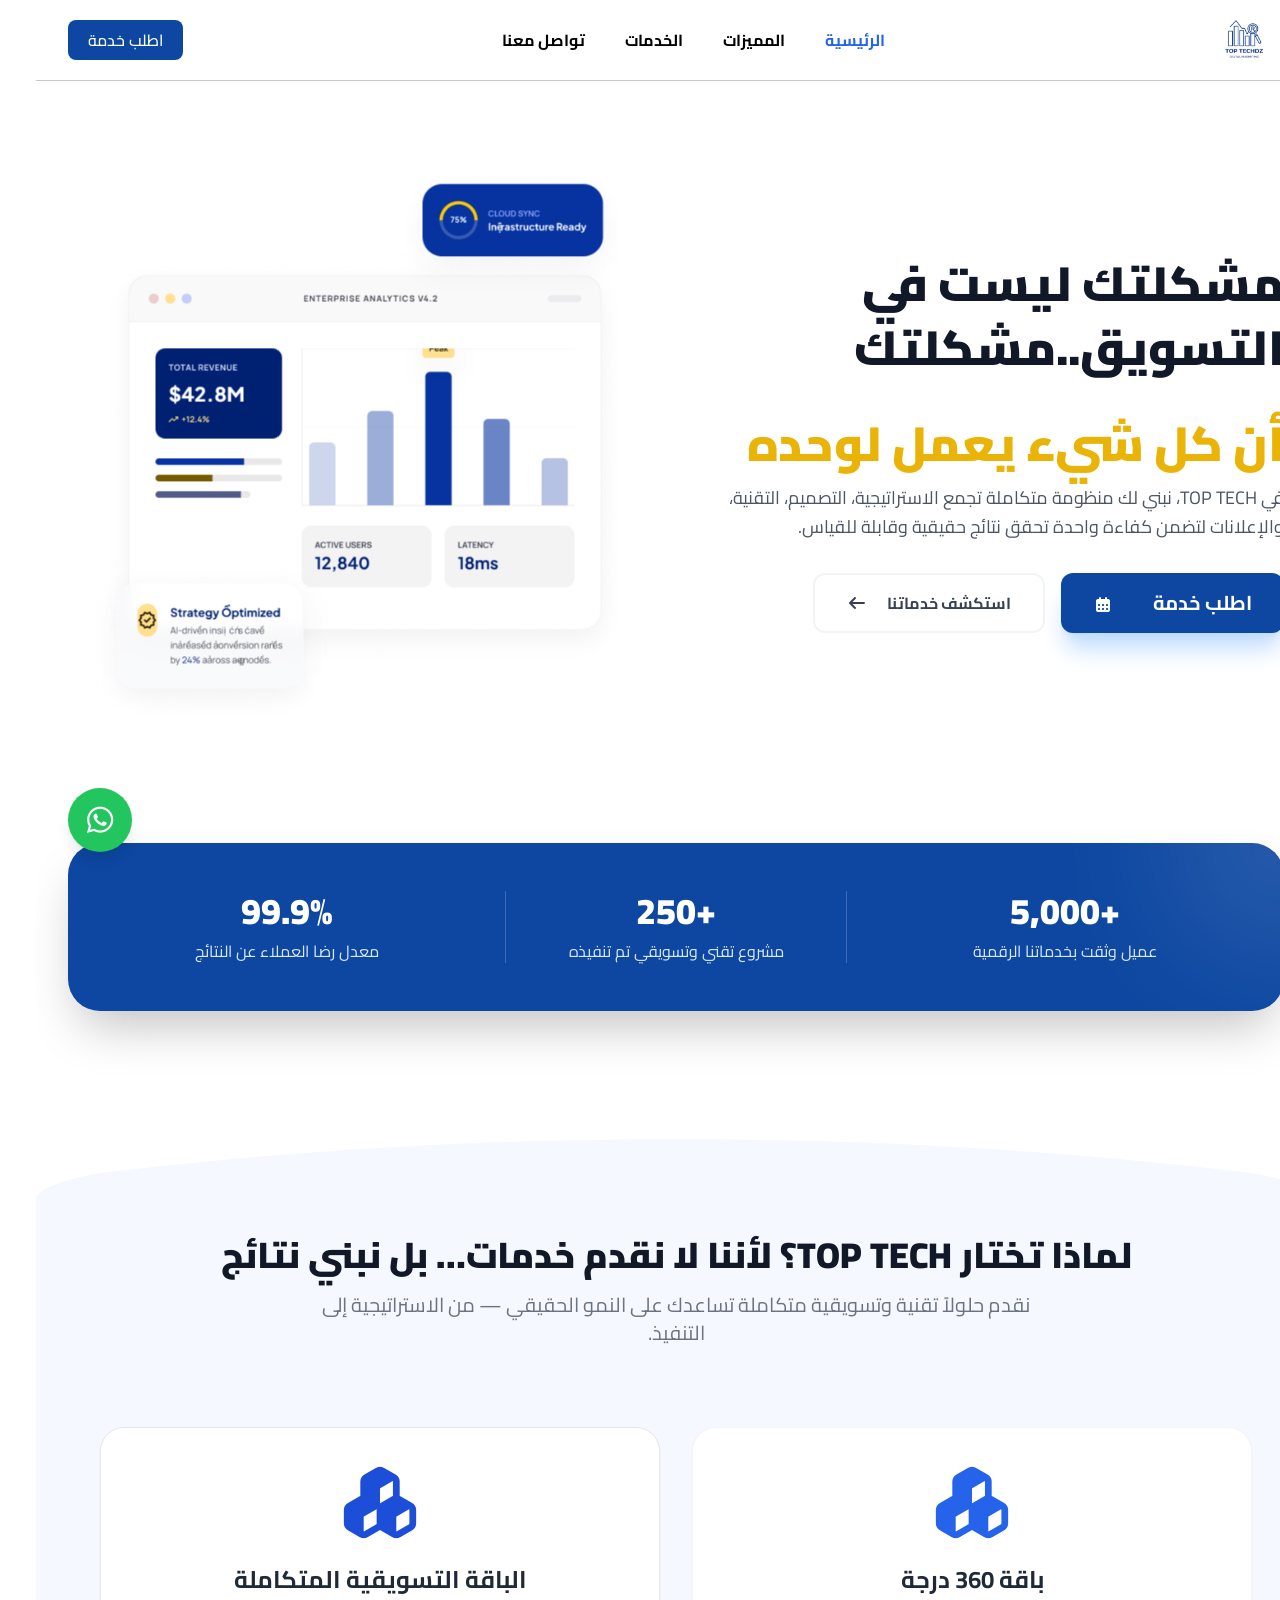
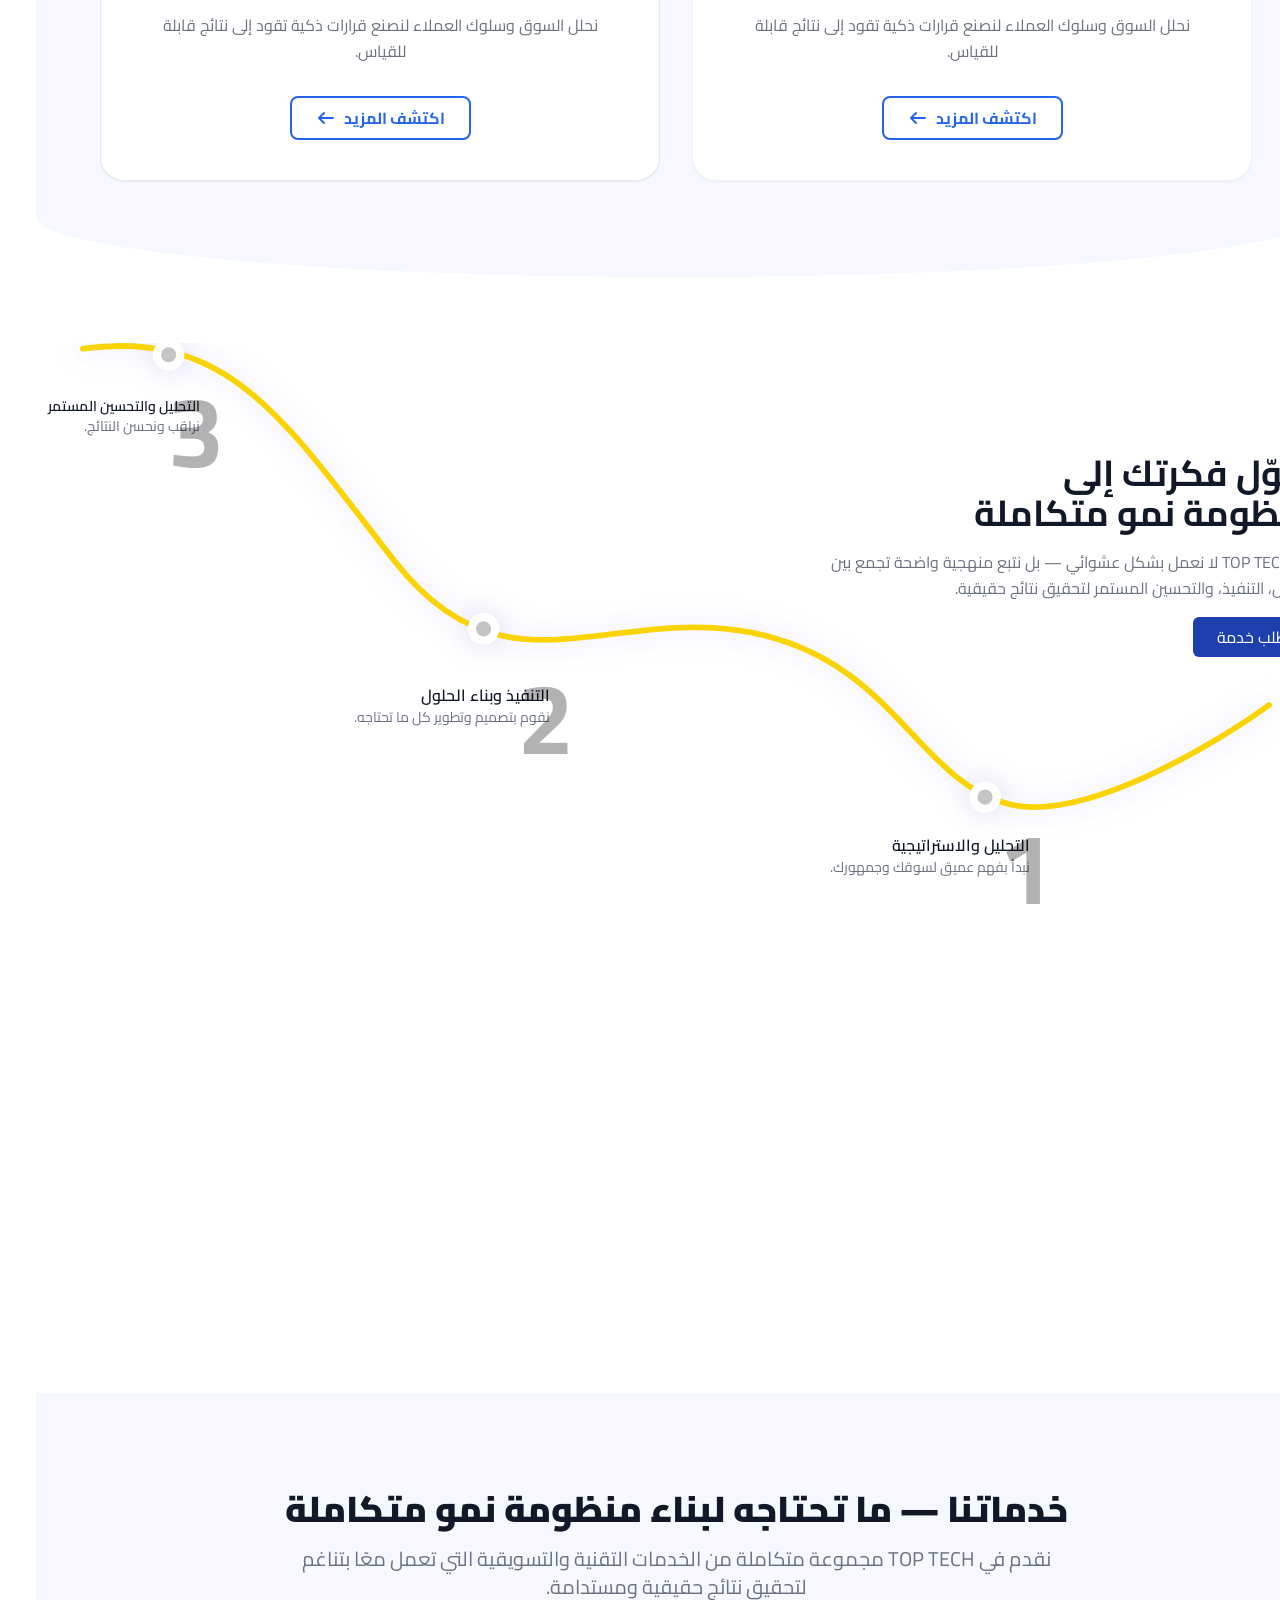
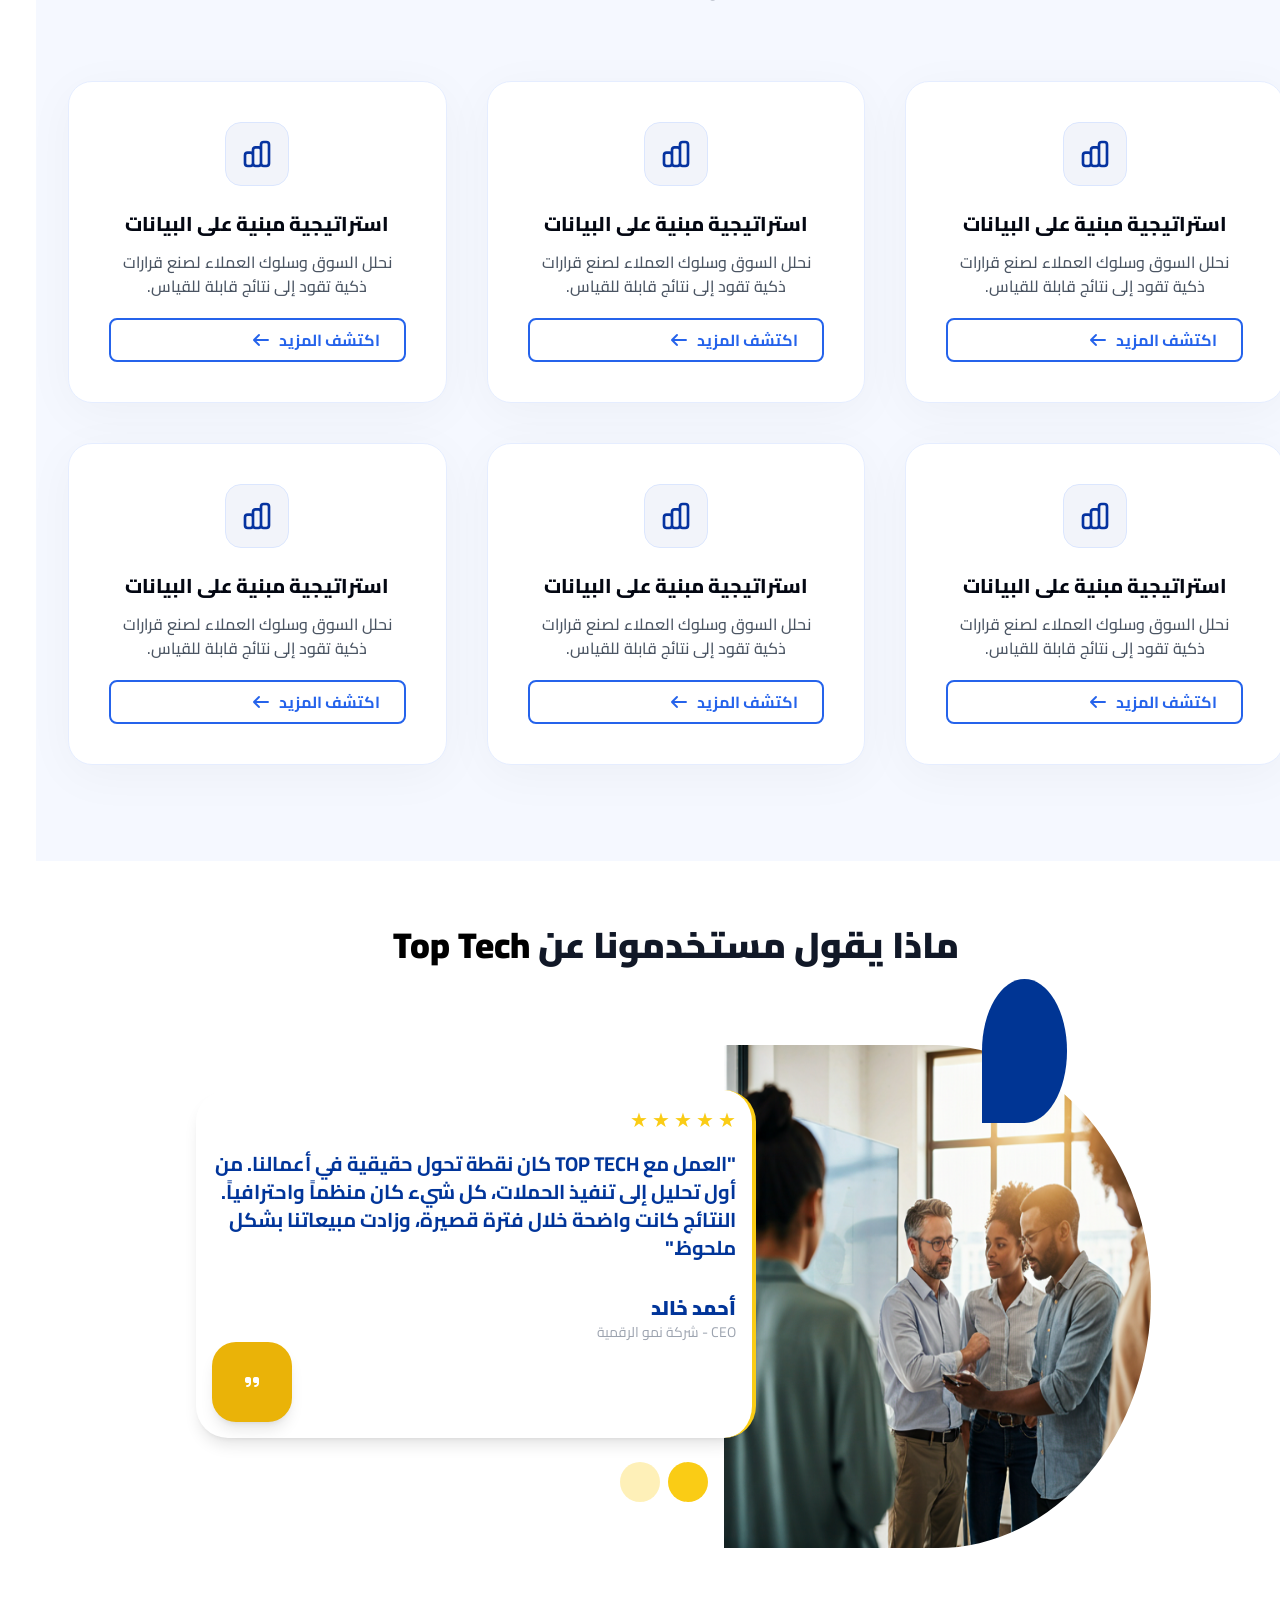
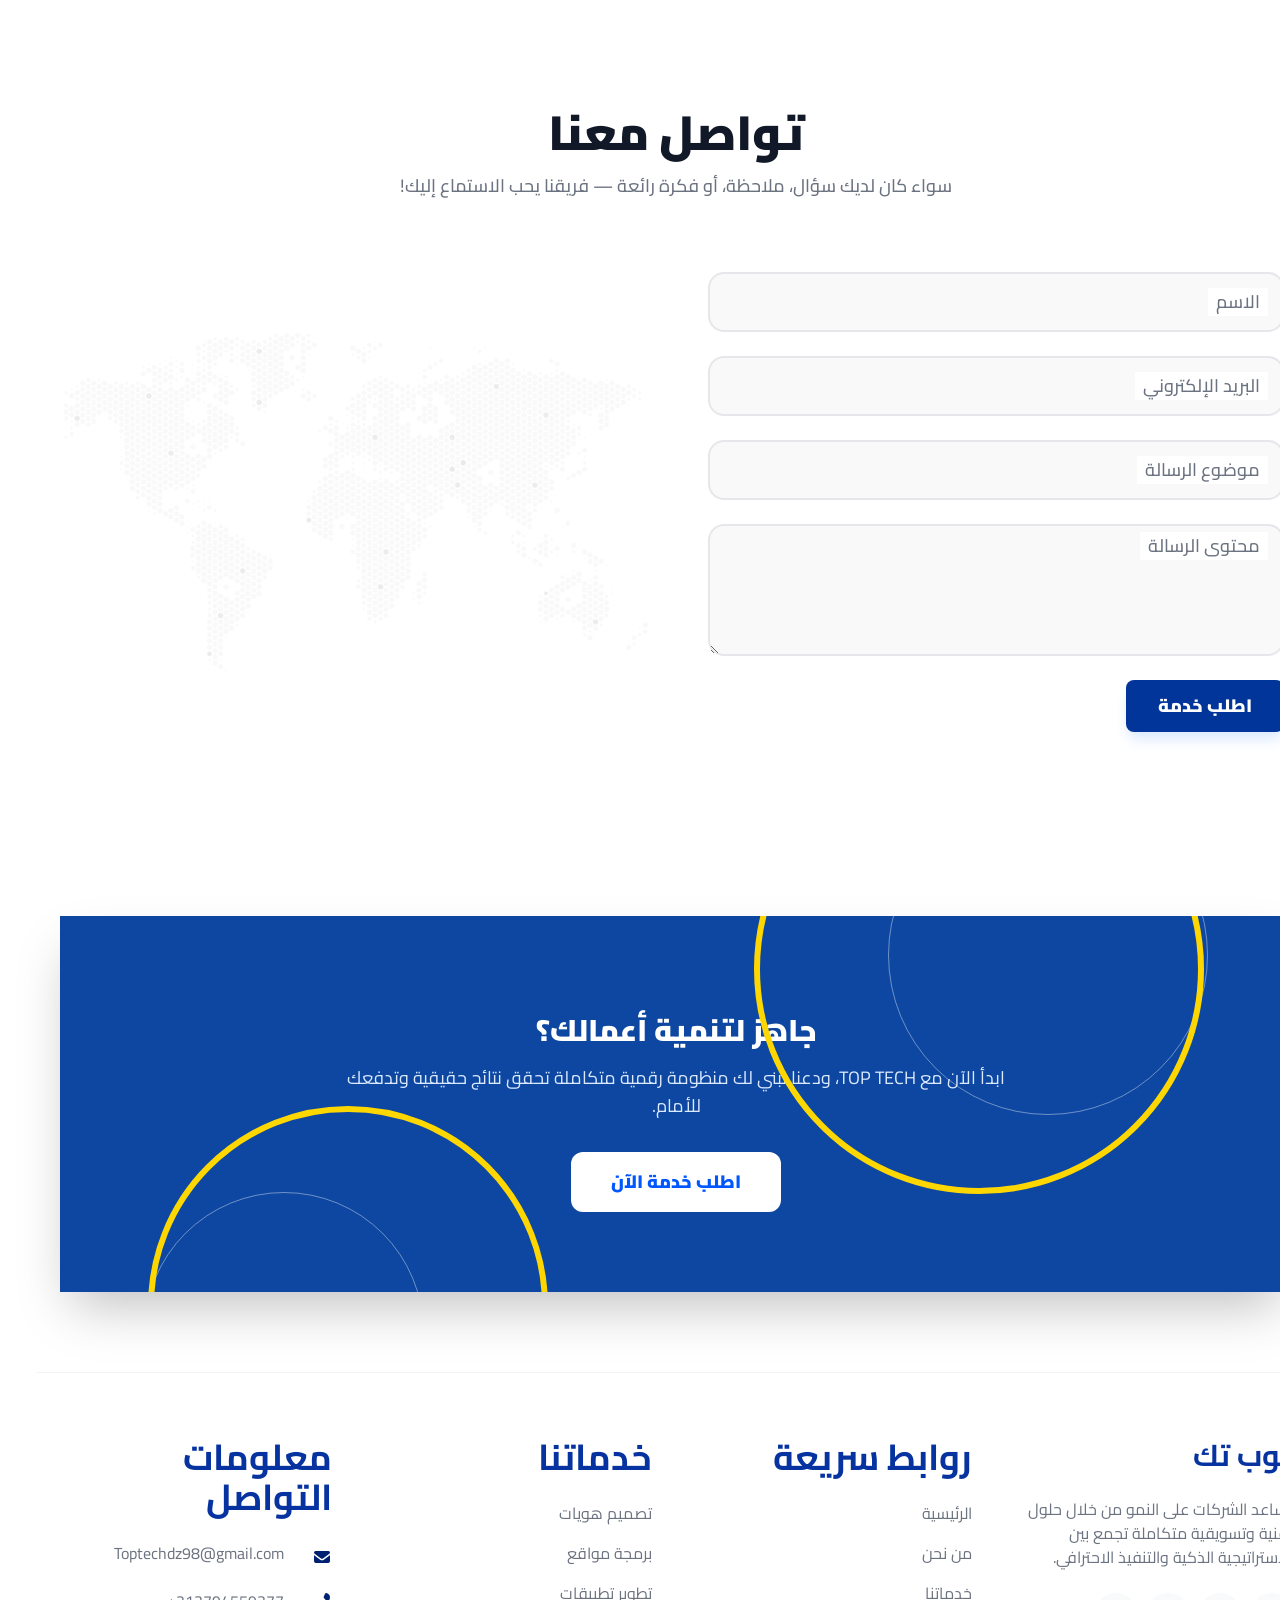
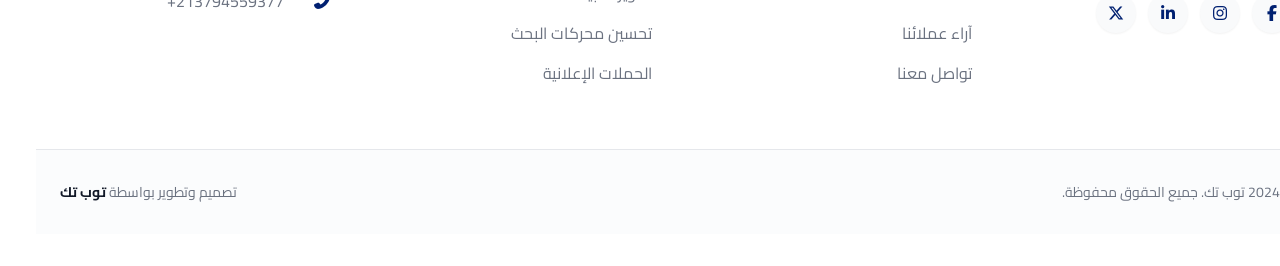
<file: index.html>
<!DOCTYPE html>
    <html lang="en">
    <head>
        <meta charset="UTF-8">

        <meta name="description" content="شركة TOP TECH تقدم خدمات...">
<meta name="keywords" content="تصميم مواقع, تسويق, برمجة">
        <style>
        /* 1. حركة الدوائر الخلفية (الموجودة سابقاً) */
        @keyframes blob {
            0% { transform: translate(0px, 0px) scale(1); }
            33% { transform: translate(30px, -50px) scale(1.1); }
            66% { transform: translate(-20px, 20px) scale(0.9); }
            100% { transform: translate(0px, 0px) scale(1); }
        }
        .animate-blob { animation: blob 7s infinite; }
        .animation-delay-2000 { animation-delay: 2s; }
        /* 2. حركة ظهور العناصر من الأسفل للأعلى بنعومة (fade-in-up) */
        @keyframes fadeInUp {
            from { opacity: 0; transform: translateY(20px); }
            to { opacity: 1; transform: translateY(0); }
        }
        /* 3. حركة ظهور بتكبير خفيف (zoom-in) للصورة */
        @keyframes zoomIn {
            from { opacity: 0; transform: scale(0.9); }
            to { opacity: 1; transform: scale(1); }
        }
        /* كلاسات لتطبيق الأنميشن */
        .animate-fade-in-up { 
            animation: fadeInUp 0.8s ease-out forwards; 
            opacity: 0; /* يبدأ مخفياً */
        }
        .animate-zoom-in { 
            animation: zoomIn 0.8s ease-out forwards; 
            opacity: 0; /* يبدأ مخفياً */
        }
        /* كلاسات التأخير لإعطاء ترتيب للظهور */
        .delay-200 { animation-delay: 0.2s; }
        .delay-400 { animation-delay: 0.4s; }
        .delay-600 { animation-delay: 0.6s; }
        .bg-curve {
            background-color: white;
    clip-path: ellipse(150% 100% at 50% 100%);
    position: absolute;
    top: 0;
    left: 0;
    width: 100%;
    height: 80%; /* يتحكم في مدى عمق الانحناء */
    z-index: -1;
}
.why-us{
      overflow: hidden;/* هذا السطر يصنع الانحناء في الأعلى والأسفل */
border-top-left-radius: 50% 60px;
border-top-right-radius: 50% 60px;
border-bottom-left-radius: 50% 60px;
border-bottom-right-radius: 50% 60px;
clip-path: ellipse(150% 100% at 50% 100%);
}
.bg-shape {
    position: absolute;
    border: 1.5px solid rgba(255, 255, 255, 0.4); /* خط أبيض شفاف */
    border-radius: 50%;
    pointer-events: none; /* لكي لا تعيق النقر على الزر */
}
.left-1 {
       width: 280px;
    height: 280px;
    bottom: -260px;
    left: -176px;
}
.left-2 {    width: 400px;
    height: 400px;
    bottom: -294px;
    left: -190px;
    border: 6px solid;
    border-color: #FFD700;
}
.right-1 {
width: 320px;
    height: 320px;
    top: -217px;
    right: -229px;
}
.right-2 {
 width: 450px;
    height: 450px;
    top: -268px;
    right: -279px;
    border: 6px solid;
    border-color: #FFD700;
}
.image_testmoinal{
  height: 503px;
  width: 800px;
    border-top-right-radius: 50%;
    border-bottom-right-radius: 50%;
}
.img_test_curve{
    position: relative;
    top: -245px;
    z-index: 60;
    right: 169px;
}

.testmenuil_div{
   left: 80px; 
    z-index: 80;
}
@media(max-width:700px){
.left-2 {
    bottom: -314px;
    left: -272px;}
.right-1{
      top: -319px;
}
.right-2 {
    top: -399px;
    right: -318px;}

    .img_test_curve {
          right: 79px;
    }
.testmenuil_div{

        margin-top: 81px;
}

}
    </style>
        <meta name="viewport" content="width=device-width, initial-scale=1.0">
        <title>Top Tec</title>
      <link rel="stylesheet" crossorigin href="assets/input-Bs5h9TH9.css">
    </head>
    <body dir="rtl" class="font-cairo antialiased text-gray-900 bg-white">
     <a href="https://wa.me/+213794559377" target="_blank"
   class="fixed bottom-12 left-8 z-[9999]  animate-wiggle
          w-16 h-16 flex items-center justify-center
          bg-green-500 text-white rounded-full shadow-lg
          hover:scale-110 hover:bg-green-600 
          transition-all duration-300 group">
  <i class="fab fa-whatsapp text-3xl z-10  "></i>
</a>
<header class="sticky top-0 z-[100] bg-white border-b border-[rgba(196,197,213,1)]">
  <div class="max-w-7xl mx-auto px-4 sm:px-6 lg:px-8">
    <div class="flex justify-between items-center h-20">
      
      <div class="flex-shrink-0 flex items-center fadeInUp">
        <img src="img/logo.png" alt="" class="h-20" loading="lazy">
      </div>

      <nav class="hidden lg:flex space-x-reverse space-x-10">
        <a href="#" class="text-blue-600 font-bold ">الرئيسية</a>
        <a href="#" class="text-[rgba(0,0,0,1)] font-bold hover:text-blue-600 transition">المميزات</a>
        <a href="#" class="text-[rgba(0,0,0,1)] font-bold hover:text-blue-600 transition">الخدمات</a>
        <a href="#" class="text-[rgba(0,0,0,1)] font-bold hover:text-blue-600 transition">تواصل معنا</a>
      </nav>
      <div class="flex items-center gap-3">
        <a href="#" class="hidden sm:block bg-el-bg text-white px-5 py-2 rounded-lg font-medium hover:bg-blue-700 transition">
          اطلب خدمة
        </a>
        <button id="mobile-menu-button" class="lg:hidden p-2 rounded-md text-gray-600 hover:bg-gray-100 focus:outline-none">
    <i class="fas fa-bars"></i>
        </button>
      </div>
    </div>
  </div>
  <div id="mobile-menu" class="hidden lg:hidden absolute top-20 inset-x-0 bg-white shadow-xl border-b border-gray-100 transition-all duration-300 ease-in-out">
    <div class="px-4 pt-2 pb-6 space-y-1 bg-white">
      <a href="#" class="block px-3 py-4 text-base font-medium text-blue-600 bg-blue-50 rounded-md">الرئيسية</a>
      <a href="#" class="block px-3 py-4 text-base font-medium text-gray-600 hover:text-blue-600 hover:bg-gray-50 rounded-md border-b border-gray-50">المميزات</a>
      <a href="#" class="block px-3 py-4 text-base font-medium text-gray-600 hover:text-blue-600 hover:bg-gray-50 rounded-md border-b border-gray-50">الخدمات</a>
      <a href="#" class="block px-3 py-4 text-base font-medium text-gray-600 hover:text-blue-600 hover:bg-gray-50 rounded-md border-b border-gray-50">تواصل معنا</a>
      
      <div class="pt-4">
        <a href="#" class="block w-full text-center bg-el-bg text-white px-5 py-3 rounded-lg font-medium">اطلب خدمة الآن</a>
      </div>
    </div>
  </div>
</header>
<!-- hero section -->
<section  class="relative bg-white pt-16 pb-32 overflow-hidden">
  <div class="max-w-7xl mx-auto px-4 sm:px-6 lg:px-8 relative z-10">
    <div class="grid grid-cols-1 lg:grid-cols-2 gap-12 items-center">
      <div class="text-center lg:text-right space-y-8 animate-fade-in-up">
        <div class="space-y-4">
          <h1 class="text-4xl md:text-5xl font-black text-gray-900 leading-tight mb-2">
            مشكلتك ليست في <br/>
             <span class="block pt-4"> التسويق..مشكلتك</span>
              <br>
            <span class="text-yellow-500    block">أن كل شيء يعمل لوحده</span>
          </h1>
          <p class="text-lg text-gray-600 max-w-xl leading-relaxed">
            في TOP TECH، نبني لك منظومة متكاملة تجمع الاستراتيجية، التصميم، التقنية، والإعلانات لتضمن كفاءة واحدة تحقق نتائج حقيقية وقابلة للقياس.
          </p>
        </div>
        <div class="flex flex-wrap justify-center lg:justify-start gap-4">
          <a href="#" class=" bg-el-bg text-white px-8 py-4 
          rounded-xl font-bold flex  items-center gap-10 hover:scale-105 transition-transform shadow-xl shadow-blue-200">
          <span class="font-cairo text-xl">  اطلب خدمة</span>
           <i class="fas fa-calendar-alt text-white w-5 h-5 pt-1"></i>  </a>
          <a href="#" class="border-2 border-gray-100 text-gray-700 px-8 py-4 
          rounded-xl font-bold hover:bg-gray-50 transition-colors flex justify-around items-center gap-5">
           <span class="text-[rgba(1, 53, 154, 1)]"> استكشف خدماتنا</span>
            <i class="fas fa-arrow-left"></i>
        </a>
        </div>
      </div>
      <div class="relative group lg:block animate-fade-in-up ">
        <div class="relative   p-4 transform transition-all duration-500 group-hover:rotate-1 group-hover:scale-[1.02]">
          <img src="img/hero.jpeg" alt="Analytics" class=" w-full animate-wiggle" loading="lazy">
        </div>
      </div>
    </div>

    <div class="mt-24 bg-el-bg rounded-[2rem] p-8 md:p-12 shadow-2xl relative overflow-hidden">
      <div class="absolute top-0 right-0 w-64 h-64 bg-white/10 rounded-full -mr-32 -mt-32 blur-3xl"></div>
      
      <div class="grid grid-cols-1 md:grid-cols-3 gap-12 text-center relative z-10 text-white">
        <div class="space-y-2">
          <h3 class="text-4xl font-black">+5,000</h3>
          <p class="text-blue-100">عميل وثقت بخدماتنا الرقمية</p>
        </div>
        <div class="space-y-2 border-y md:border-y-0 md:border-x border-white/20 py-8 md:py-0">
          <h3 class="text-4xl font-black">+250</h3>
          <p class="text-blue-100">مشروع تقني وتسويقي تم تنفيذه</p>
        </div>
        <div class="space-y-2">
          <h3 class="text-4xl font-black">99.9%</h3>
          <p class="text-blue-100">معدل رضا العملاء عن النتائج</p>
        </div>
      </div>
    </div>

  </div>
</section>
<!-- why Top Tec -->
<section class="relative why-us py-24 overflow-hidden  bg-[rgba(245,248,255,1)]" >
  <div class="max-w-7xl mx-auto px-4 sm:px-6 lg:px-8 relative z-10  ">
    <div class="text-center mb-20 space-y-4 animate-fade-in-up">
      <h2 class="text-2xl md:text-4xl font-black text-gray-900 leading-tight">
       لماذا تختار TOP TECH؟  لأننا لا نقدم خدمات… بل نبني نتائج
      </h2>
      <p class="text-gray-500 max-w-3xl mx-auto text-lg md:text-xl">
        نقدم حلولاً تقنية وتسويقية متكاملة تساعدك على النمو الحقيقي — من الاستراتيجية إلى التنفيذ.
      </p>
    </div>

  <div class="max-w-6xl mx-auto text-center">
    <div class="grid grid-cols-1 md:grid-cols-2 gap-8">
      
      <div class="bg-white p-10 rounded-3xl shadow-sm hover:shadow-md transition-shadow border border-gray-100 flex flex-col items-center">
        <div class="mb-6 text-blue-600">

            <i class="fa-solid fa-cubes text-7xl  font-bold"></i>
        </div>
        <h3 class="text-2xl font-bold text-gray-800 mb-4">باقة 360 درجة</h3>
        <p class="text-gray-500 mb-8 leading-relaxed">
          نحلل السوق وسلوك العملاء لنصنع قرارات ذكية تقود إلى نتائج قابلة للقياس.
        </p>
        <a href="360.html" class="flex items-center gap-2 px-6 py-2 border-2 border-blue-600 text-blue-600 rounded-lg font-bold hover:bg-blue-600 hover:text-white transition-all">
          <span>اكتشف المزيد</span>
    <i class="fa-solid fa-arrow-left"></i>
        </a>
      </div>
      <div class="bg-white p-10 rounded-3xl shadow-sm hover:shadow-md transition-shadow border flex flex-col items-center">
        <div class="mb-6 text-blue-700">
                 <i class="fa-solid fa-cubes text-7xl  font-bold"></i>
        </div>
        <h3 class="text-2xl font-bold text-gray-800 mb-4">الباقة التسويقية المتكاملة</h3>
        <p class="text-gray-500 mb-8 leading-relaxed">
          نحلل السوق وسلوك العملاء لنصنع قرارات ذكية تقود إلى نتائج قابلة للقياس.
        </p>
        <a href="growth.html" class="flex items-center gap-2 px-6 py-2 border-2 border-blue-600 text-blue-600 rounded-lg font-bold hover:bg-blue-600 hover:text-white transition-all">
          <span>اكتشف المزيد</span>
        
    <i class="fa-solid fa-arrow-left"></i>
        </a>
      </div>

    </div>
  </div>
  </div>
</section>
<!-- converig ida -->
<section class=" py-44  bg-white  font-[Cairo]" dir="rtl">
  <div class="max-w-7xl pt-20 mx-auto px-4 relative bg-white">
    <!-- النص -->
    <div class="lg:absolute lg:right-0 lg:top-0 lg:w-[40%] space-y-4 text-right">
      <h2 class="text-3xl md:text-4xl font-bold leading-snug">
        نحوّل فكرتك إلى <br> منظومة نمو متكاملة
      </h2>

      <p class="text-gray-500 leading-relaxed">
        في TOP TECH لا نعمل بشكل عشوائي — بل نتبع منهجية واضحة تجمع بين التحليل،
        التنفيذ، والتحسين المستمر لتحقيق نتائج حقيقية.
      </p>
      <button class="bg-blue-800 text-white px-6 py-2 rounded-md hover:bg-blue-900 transition">
        اطلب خدمة
      </button>
    </div>
    <!-- المسار -->
    <div class="relative lg:w-[100%] pt-40 bg-transparent">
      <!-- الخط المنحني -->
<svg viewBox="0 300 1070 449" fill="none" xmlns="http://www.w3.org/2000/svg" style="width: 100%; height: auto; overflow: visible;">
  <defs>
    <filter id="filter0_d_6_110" x="0" y="0" width="1070" height="448.255" filterUnits="userSpaceOnUse">
      <feGaussianBlur stdDeviation="12"/>
      <feColorMatrix type="matrix" values="0 0 0 0 0.215686 0 0 0 0 0.203922 0 0 0 0 0.662745 0 0 0 0.3 0"/>
      <feBlend mode="normal" in="SourceGraphic" result="shape"/>
    </filter>
  </defs>
  <g filter="url(#filter0_d_6_110)">
    <path d="M1043.5 310.297C995.5 345.297 883.7 411.297 820.5 395.297C741.5 375.297 722 272.297 600 248.297C478 224.297 388.5 307.797 294 187.297C199.5 66.7967 153.5 -12.2033 26.5005 4.79666" stroke="#FAD405" stroke-width="5" stroke-linecap="round" stroke-linejoin="round"/>
<circle cx="800" cy="389.3" r="10" fill="rgba(196,196,196,1)" stroke="rgba(255,255,255,1)" stroke-width="7"></circle>
    <circle cx="370" cy="245" r="10" fill="rgba(196,196,196,1)" stroke="rgba(255,255,255,1)" stroke-width="7"></circle>
    <circle cx="100" cy="10" r="10"  class="" fill="rgba(196,196,196,1)" stroke="rgba(255,255,255,1)" stroke-width="7"/>
  </g>
</svg>
      <!-- Step 1 -->
      <div class="absolute  top-[250px] lg:top-[300px]  right-[150px] lg:right-[270px] w-[200px]">
        <span class="absolute -top-10 -right-6 text-[100px] text-black/30 font-bold">1</span>
        <h4 class="font-semibold">التحليل والاستراتيجية</h4>
        <p class="text-sm text-gray-500">نبدأ بفهم عميق لسوقك وجمهورك.</p>
      </div>
      <!-- Step 2 -->
      <div class="absolute top-[150px]   right-[400px] lg:right-[750px] w-[200px]">
        <span class="absolute -top-10 -right-6 text-[100px] text-black/30 font-bold">2</span>
        <h4 class="font-semibold">التنفيذ وبناء الحلول</h4>
        <p class="text-sm text-gray-500">نقوم بتصميم وتطوير كل ما تحتاجه.</p>
      </div>
      <!-- Step 3 -->
      <div class="absolute  top-[10%]  lg:-top-[20%]  right-[500px]  lg:right-[1100px] w-[200px]">
        <span class="absolute -top-10 -right-6 text-[100px] text-black/30 lg:font-bold">3</span>
        <h4 class="font-semibold text-sm">التحليل والتحسين المستمر</h4>
        <p class="text-sm text-gray-500">نراقب  ونحسن النتائج.</p>
      </div>

    </div>
  </div>
</section>
<!-- serivces -->
<section class="relative py-24 overflow-hidden  bg-[rgba(245,248,255,1)]" >
  

  <div class="max-w-7xl mx-auto px-4 sm:px-6 lg:px-8 relative z-10  ">
    
    <div class="text-center mb-20 space-y-4 animate-fade-in-up">
      <h2 class="text-2xl md:text-4xl font-black text-gray-900 leading-tight">
خدماتنا — ما تحتاجه لبناء
منظومة نمو متكاملة
      </h2>
      <p class="text-gray-500 max-w-3xl mx-auto text-lg md:text-xl">
  نقدم في TOP TECH مجموعة متكاملة من الخدمات التقنية والتسويقية التي تعمل
معًا بتناغم لتحقيق نتائج حقيقية ومستدامة.      </p>
    </div>

    <div class="grid grid-cols-1 md:grid-cols-2 lg:grid-cols-3 gap-6 md:gap-10">
      
<!-- saddsa -->
 <div class=" bg-white p-8 md:p-10  items-center rounded-[1.5rem] border border-[#e5edff] shadow-[0_10px_50px_rgba(0,0,0,0.04)] hover:shadow-2xl hover:-translate-y-2 transition-all duration-300 animate-fade-in-up group relative overflow-hidden">
  
  <div class="absolute inset-0 bg-gradient-to-b from-[rgba(221,230,255,1)] to-[rgba(255,255,255,1)] -z-10 opacity-0 group-hover:opacity-100 transition-opacity duration-500"></div>

  <div class="bg-[rgba(6,51,160,0.05)] m-auto  text-center w-16 h-16 rounded-2xl flex items-center justify-center mb-6 text-[#0633A0]  border border-[#dbe6fe] group-hover:bg-[#0057ff] group-hover:text-white transition-colors duration-300">
      <svg xmlns="http://www.w3.org/2000/svg" class="w-8 h-8" fill="none" viewBox="0 0 24 24" stroke="currentColor" stroke-width="2">
          <path stroke-linecap="round" stroke-linejoin="round" d="M9 19v-6a2 2 0 00-2-2H5a2 2 0 00-2 2v6a2 2 0 002 2h2a2 2 0 002-2zm0 0V9a2 2 0 012-2h2a2 2 0 012 2v10m-6 0a2 2 0 002 2h2a2 2 0 002-2m0 0V5a2 2 0 012-2h2a2 2 0 012 2v14a2 2 0 01-2 2h-2a2 2 0 01-2-2z" />
      </svg>
  </div>
  
  <div class="text-center relative z-10">
      <h3 class="text-xl font-extrabold text-gray-950 mb-3 group-hover:text-[#0057ff] transition-colors">
          استراتيجية مبنية على البيانات
      </h3>
      <p class="text-gray-600 leading-relaxed text-sm md:text-base font-medium">
          نحلل السوق وسلوك العملاء لصنع قرارات ذكية تقود إلى نتائج قابلة للقياس.
      </p>
            <a href="360.html" class="flex items-center gap-2 px-6 py-2 w-[190px] mt-5 m-auto border-2 border-blue-600 text-blue-600 rounded-lg font-bold hover:bg-blue-600 hover:text-white transition-all">
          <span>اكتشف المزيد</span>
    <i class="fa-solid fa-arrow-left"></i>
        </a>
  </div>
</div>
 <div class=" bg-white p-8 md:p-10  items-center rounded-[1.5rem] border border-[#e5edff] shadow-[0_10px_50px_rgba(0,0,0,0.04)] hover:shadow-2xl hover:-translate-y-2 transition-all duration-300 animate-fade-in-up group relative overflow-hidden">
  
  <div class="absolute inset-0 bg-gradient-to-b from-[rgba(221,230,255,1)] to-[rgba(255,255,255,1)] -z-10 opacity-0 group-hover:opacity-100 transition-opacity duration-500"></div>

  <div class="bg-[rgba(6,51,160,0.05)] m-auto  text-center w-16 h-16 rounded-2xl flex items-center justify-center mb-6 text-[#0633A0] border border-[#dbe6fe] group-hover:bg-[#0057ff] group-hover:text-white transition-colors duration-300">
      <svg xmlns="http://www.w3.org/2000/svg" class="w-8 h-8" fill="none" viewBox="0 0 24 24" stroke="currentColor" stroke-width="2">
          <path stroke-linecap="round" stroke-linejoin="round" d="M9 19v-6a2 2 0 00-2-2H5a2 2 0 00-2 2v6a2 2 0 002 2h2a2 2 0 002-2zm0 0V9a2 2 0 012-2h2a2 2 0 012 2v10m-6 0a2 2 0 002 2h2a2 2 0 002-2m0 0V5a2 2 0 012-2h2a2 2 0 012 2v14a2 2 0 01-2 2h-2a2 2 0 01-2-2z" />
      </svg>
  </div>
  
  <div class="text-center relative z-10">
      <h3 class="text-xl font-extrabold text-gray-950 mb-3 group-hover:text-[#0057ff] transition-colors">
          استراتيجية مبنية على البيانات
      </h3>
      <p class="text-gray-600 leading-relaxed text-sm md:text-base font-medium">
          نحلل السوق وسلوك العملاء لصنع قرارات ذكية تقود إلى نتائج قابلة للقياس.
      </p>
            <a href="360.html" class="flex items-center gap-2 px-6 py-2 w-[190px] mt-5 m-auto border-2 border-blue-600 text-blue-600 rounded-lg font-bold hover:bg-blue-600 hover:text-white transition-all">
          <span>اكتشف المزيد</span>
    <i class="fa-solid fa-arrow-left"></i>
        </a>
  </div>
</div>
 <div class=" bg-white p-8 md:p-10  items-center rounded-[1.5rem] border border-[#e5edff] shadow-[0_10px_50px_rgba(0,0,0,0.04)] hover:shadow-2xl hover:-translate-y-2 transition-all duration-300 animate-fade-in-up group relative overflow-hidden">
  
  <div class="absolute inset-0 bg-gradient-to-b from-[rgba(221,230,255,1)] to-[rgba(255,255,255,1)] -z-10 opacity-0 group-hover:opacity-100 transition-opacity duration-500"></div>

  <div class="bg-[rgba(6,51,160,0.05)] m-auto  text-center w-16 h-16 rounded-2xl flex items-center justify-center mb-6  text-[#0633A0]  border border-[#dbe6fe] group-hover:bg-[#0057ff] group-hover:text-white transition-colors duration-300">
      <svg xmlns="http://www.w3.org/2000/svg" class="w-8 h-8" fill="none" viewBox="0 0 24 24" stroke="currentColor" stroke-width="2">
          <path stroke-linecap="round" stroke-linejoin="round" d="M9 19v-6a2 2 0 00-2-2H5a2 2 0 00-2 2v6a2 2 0 002 2h2a2 2 0 002-2zm0 0V9a2 2 0 012-2h2a2 2 0 012 2v10m-6 0a2 2 0 002 2h2a2 2 0 002-2m0 0V5a2 2 0 012-2h2a2 2 0 012 2v14a2 2 0 01-2 2h-2a2 2 0 01-2-2z" />
      </svg>
  </div>
  
  <div class="text-center relative z-10">
      <h3 class="text-xl font-extrabold text-gray-950 mb-3 group-hover:text-[#0057ff] transition-colors">
          استراتيجية مبنية على البيانات
      </h3>
      <p class="text-gray-600 leading-relaxed text-sm md:text-base font-medium">
          نحلل السوق وسلوك العملاء لصنع قرارات ذكية تقود إلى نتائج قابلة للقياس.
      </p>
      
            <a href="360.html" class="flex items-center gap-2 px-6 py-2 w-[190px] mt-5 m-auto border-2 border-blue-600 text-blue-600 rounded-lg font-bold hover:bg-blue-600 hover:text-white transition-all">
          <span>اكتشف المزيد</span>
    <i class="fa-solid fa-arrow-left"></i>
        </a>
  </div>
</div>
 <div class=" bg-white p-8 md:p-10  items-center rounded-[1.5rem] border border-[#e5edff] shadow-[0_10px_50px_rgba(0,0,0,0.04)] hover:shadow-2xl hover:-translate-y-2 transition-all duration-300 animate-fade-in-up group relative overflow-hidden">
  
  <div class="absolute inset-0 bg-gradient-to-b from-[rgba(221,230,255,1)] to-[rgba(255,255,255,1)] -z-10 opacity-0 group-hover:opacity-100 transition-opacity duration-500"></div>

  <div class="bg-[rgba(6,51,160,0.05)] m-auto  text-center w-16 h-16 rounded-2xl flex items-center justify-center mb-6  text-[#0633A0]  border border-[#dbe6fe] group-hover:bg-[#0057ff] group-hover:text-white transition-colors duration-300">
      <svg xmlns="http://www.w3.org/2000/svg" class="w-8 h-8" fill="none" viewBox="0 0 24 24" stroke="currentColor" stroke-width="2">
          <path stroke-linecap="round" stroke-linejoin="round" d="M9 19v-6a2 2 0 00-2-2H5a2 2 0 00-2 2v6a2 2 0 002 2h2a2 2 0 002-2zm0 0V9a2 2 0 012-2h2a2 2 0 012 2v10m-6 0a2 2 0 002 2h2a2 2 0 002-2m0 0V5a2 2 0 012-2h2a2 2 0 012 2v14a2 2 0 01-2 2h-2a2 2 0 01-2-2z" />
      </svg>
  </div>
  
  <div class="text-center relative z-10">
      <h3 class="text-xl font-extrabold text-gray-950 mb-3 group-hover:text-[#0057ff] transition-colors">
          استراتيجية مبنية على البيانات
      </h3>
      <p class="text-gray-600 leading-relaxed text-sm md:text-base font-medium">
          نحلل السوق وسلوك العملاء لصنع قرارات ذكية تقود إلى نتائج قابلة للقياس.
      </p>
            <a href="360.html" class="flex items-center gap-2 px-6 py-2 w-[190px] mt-5 m-auto border-2 border-blue-600 text-blue-600 rounded-lg font-bold hover:bg-blue-600 hover:text-white transition-all">
          <span>اكتشف المزيد</span>
    <i class="fa-solid fa-arrow-left"></i>
        </a>
  </div>
</div>
 <div class=" bg-white p-8 md:p-10  items-center rounded-[1.5rem] border border-[#e5edff] shadow-[0_10px_50px_rgba(0,0,0,0.04)] hover:shadow-2xl hover:-translate-y-2 transition-all duration-300 animate-fade-in-up group relative overflow-hidden">
  
  <div class="absolute inset-0 bg-gradient-to-b from-[rgba(221,230,255,1)] to-[rgba(255,255,255,1)] -z-10 opacity-0 group-hover:opacity-100 transition-opacity duration-500"></div>

  <div class="bg-[rgba(6,51,160,0.05)] m-auto  text-center w-16 h-16 rounded-2xl flex items-center justify-center mb-6  text-[#0633A0]  border border-[#dbe6fe] group-hover:bg-[#0057ff] group-hover:text-white transition-colors duration-300">
      <svg xmlns="http://www.w3.org/2000/svg" class="w-8 h-8" fill="none" viewBox="0 0 24 24" stroke="currentColor" stroke-width="2">
          <path stroke-linecap="round" stroke-linejoin="round" d="M9 19v-6a2 2 0 00-2-2H5a2 2 0 00-2 2v6a2 2 0 002 2h2a2 2 0 002-2zm0 0V9a2 2 0 012-2h2a2 2 0 012 2v10m-6 0a2 2 0 002 2h2a2 2 0 002-2m0 0V5a2 2 0 012-2h2a2 2 0 012 2v14a2 2 0 01-2 2h-2a2 2 0 01-2-2z" />
      </svg>
  </div>
  
  <div class="text-center relative z-10">
      <h3 class="text-xl font-extrabold text-gray-950 mb-3 group-hover:text-[#0057ff] transition-colors">
          استراتيجية مبنية على البيانات
      </h3>
      <p class="text-gray-600 leading-relaxed text-sm md:text-base font-medium">
          نحلل السوق وسلوك العملاء لصنع قرارات ذكية تقود إلى نتائج قابلة للقياس.
      </p>
            <a href="360.html" class="flex items-center gap-2 px-6 py-2 w-[190px] mt-5 m-auto border-2 border-blue-600 text-blue-600 rounded-lg font-bold hover:bg-blue-600 hover:text-white transition-all">
          <span>اكتشف المزيد</span>
    <i class="fa-solid fa-arrow-left"></i>
        </a>
  </div>
</div>
 <div class=" bg-white p-8 md:p-10  items-center rounded-[1.5rem] border border-[#e5edff] shadow-[0_10px_50px_rgba(0,0,0,0.04)] hover:shadow-2xl hover:-translate-y-2 transition-all duration-300 animate-fade-in-up group relative overflow-hidden">
  
  <div class="absolute inset-0 bg-gradient-to-b from-[rgba(221,230,255,1)] to-[rgba(255,255,255,1)] -z-10 opacity-0 group-hover:opacity-100 transition-opacity duration-500"></div>

  <div class="bg-[rgba(6,51,160,0.05)] m-auto  text-center w-16 h-16 rounded-2xl flex items-center justify-center mb-6  text-[#0633A0]  border border-[#dbe6fe] group-hover:bg-[#0057ff] group-hover:text-white transition-colors duration-300">
      <svg xmlns="http://www.w3.org/2000/svg" class="w-8 h-8" fill="none" viewBox="0 0 24 24" stroke="currentColor" stroke-width="2">
          <path stroke-linecap="round" stroke-linejoin="round" d="M9 19v-6a2 2 0 00-2-2H5a2 2 0 00-2 2v6a2 2 0 002 2h2a2 2 0 002-2zm0 0V9a2 2 0 012-2h2a2 2 0 012 2v10m-6 0a2 2 0 002 2h2a2 2 0 002-2m0 0V5a2 2 0 012-2h2a2 2 0 012 2v14a2 2 0 01-2 2h-2a2 2 0 01-2-2z" />
      </svg>
  </div>
  
  <div class="text-center relative z-10">
      <h3 class="text-xl font-extrabold text-gray-950 mb-3 group-hover:text-[#0057ff] transition-colors">
          استراتيجية مبنية على البيانات
      </h3>
      <p class="text-gray-600 leading-relaxed text-sm md:text-base font-medium">
          نحلل السوق وسلوك العملاء لصنع قرارات ذكية تقود إلى نتائج قابلة للقياس.
      </p>
            <a href="360.html" class="flex items-center gap-2 px-6 py-2 w-[190px] mt-5 m-auto border-2 border-blue-600 text-blue-600 rounded-lg font-bold hover:bg-blue-600 hover:text-white transition-all">
          <span>اكتشف المزيد</span>
    <i class="fa-solid fa-arrow-left"></i>
        </a>
  </div>
</div>
    </div>
  </div>
</section>
<!-- Testmonial -->
<section class="py-16 bg-white font-['Cairo']" dir="rtl">
  <div class="max-w-6xl mx-auto px-4">
    <h2 class="text-3xl md:text-4xl font-black text-center text-gray-900 mb-20">
      ماذا يقول مستخدمونا عن <span class="text-black">Top Tech</span>
    </h2>
    <div class="relative flex flex-row items-center justify-between ">
      
   <div class="relative w-full max-w-lg flex justify-center items-center">
<div class="w-40   h-36 bg-[#003594] rounded-[100%_100%_100%_0%] img_test_curve"></div>
       <div class="relative z-30">
          <img src="img/why_service.png"  class="image_testmoinal" alt="أحمد خالد"  loading="lazy">
        </div> 

      </div>
      <div class="relative z-10 w-full lg:w-1/2 testmenuil_div" style="   
    left: 80px; 
    z-index: 80;">
        <div class="bg-white  shadow-lg  rounded-[2rem] p-4 relative " style="border-right: 4px solid  #FACC15;">
          <div class="flex gap-1 mb-4">
            <span class="text-[#FACC15] text-xl">★</span>
            <span class="text-[#FACC15] text-xl">★</span>
            <span class="text-[#FACC15] text-xl">★</span>
            <span class="text-[#FACC15] text-xl">★</span>
            <span class="text-[#FACC15] text-xl">★</span>
          </div>
          <p class="text-[#01359A] lg:text-xl text-sm font-bold leading-relaxed mb-8">
            "العمل مع TOP TECH كان نقطة تحول حقيقية في أعمالنا. من أول تحليل إلى تنفيذ الحملات، كل شيء كان منظماً واحترافياً. النتائج كانت واضحة خلال فترة قصيرة، وزادت مبيعاتنا بشكل ملحوظ."
          </p>
          <div class="text-right">
            <h4 class="text-[#01359A] font-black text-sm lg:text-xl">أحمد خالد</h4>
            <p class="text-gray-400 text-sm">CEO - شركة نمو الرقمية</p>
          </div>
       <div class="flex text-left mr-auto items-center justify-center lg:w-20 lg:h-20  w-10 h-10 bg-yellow-500 rounded-3xl shadow-lg">
  <i class="fa-solid fa-quote-left text-white ltext-3xl rotate-180"></i>
</div>
        </div>
        <div class="flex gap-2 mt-6 justify-center lg:justify-start mr-12">
            <div class="lg:w-10 w-5 lg:h-10 h-5 bg-[#FACC15] rounded-full"></div>
            <div class="lg:w-10 w-5 lg:h-10 h-5 bg-[#FACC15] rounded-full opacity-30"></div>
        </div>
      </div>
    </div>
  </div>
</section>
<!-- contact us -->
<section class="relative bg-[rgba(255, 255, 255, 1)] py-24 overflow-hidden"  style="font-family: 'Cairo', sans-serif;">
  <div class="max-w-7xl mx-auto px-6 text-center mb-16">
    <h2 class="text-4xl md:text-5xl font-black text-gray-900 mb-4">تواصل معنا</h2>
    <p class="text-gray-500 text-lg max-w-2xl mx-auto font-medium">
      سواء كان لديك سؤال، ملاحظة، أو فكرة رائعة — فريقنا يحب الاستماع إليك!
    </p>
  </div>

  <div class="max-w-7xl mx-auto px-6 relative">
    <div class="grid grid-cols-1 lg:grid-cols-2 gap-12 items-center">
      <div class="bg-white p-2 relative">
<form class="space-y-6 text-right" dir="rtl">
  
  <div class="relative group">
    <input type="text" id="name" name="name" placeholder=" "
           class="block w-full  bg-[rgba(249,249,249,1)] focus:bg-white px-4 py-4 text-gray-900 border-2 border-gray-200 rounded-[1rem] appearance-none focus:outline-none focus:ring-0 focus:border-blue-600 peer transition-all" />
    <label for="name" 
           class="absolute text-lg text-gray-500 duration-300 transform -translate-y-4 scale-75 top-2 z-10 origin-[right] bg-white px-2 peer-focus:px-2 peer-placeholder-shown:scale-100 peer-placeholder-shown:-translate-y-1/2 peer-placeholder-shown:top-1/2 peer-focus:top-2 peer-focus:scale-75 peer-focus:-translate-y-4 right-4 font-medium pointer-events-none">
      الاسم
    </label>
  </div>
  <div class="relative group">
    <input type="email" id="email" name="email" placeholder=" "
           class="block w-full px-4 py-4 bg-[rgba(249,249,249,1)] focus:bg-white text-gray-900   border-2 border-gray-200 rounded-[1rem] appearance-none  focus:outline-none focus:ring-0 focus:border-blue-600 peer transition-all" />
    <label for="email" 
           class="absolute text-lg text-gray-500 duration-300 transform -translate-y-4 scale-75 top-2 z-10 origin-[right] bg-white px-2 peer-focus:px-2 peer-placeholder-shown:scale-100 peer-placeholder-shown:-translate-y-1/2 peer-placeholder-shown:top-1/2 peer-focus:top-2 peer-focus:scale-75 peer-focus:-translate-y-4 right-4 font-medium pointer-events-none">
      البريد الإلكتروني
    </label>
  </div>

  <div class="relative group">
    <input type="text" id="subject" name="subject" placeholder=" "
           class="block w-full px-4 py-4  bg-[rgba(249,249,249,1)] focus:bg-white text-gray-900  border-2 border-gray-200 rounded-[1rem] appearance-none focus:outline-none focus:ring-0 focus:border-blue-600 peer transition-all" />
    <label for="subject" 
           class="absolute text-lg  text-gray-500 duration-300 transform -translate-y-4 scale-75 top-2 z-10 origin-[right] bg-white px-2 peer-focus:px-2 peer-placeholder-shown:scale-100 peer-placeholder-shown:-translate-y-1/2 peer-placeholder-shown:top-1/2 peer-focus:top-2 peer-focus:scale-75 peer-focus:-translate-y-4 right-4 font-medium pointer-events-none">
      موضوع الرسالة
    </label>
  </div>
  <div class="relative group">
    <textarea id="message" name="message" rows="4" placeholder=" "
              class="block w-full px-4 py-4  bg-[rgba(249,249,249,1)] focus:bg-white text-gray-900  border-2 border-gray-200 rounded-[1rem] appearance-none focus:outline-none focus:ring-0 focus:border-blue-600 peer transition-all"></textarea>
    <label for="message" 
           class="absolute text-lg text-gray-500 duration-300 transform -translate-y-4 scale-75 top-2 z-10 origin-[right] bg-white px-2 peer-focus:px-2 peer-placeholder-shown:scale-100 peer-placeholder-shown:top-6 peer-focus:top-2 peer-focus:scale-75 peer-focus:-translate-y-4 right-4 font-medium pointer-events-none">
      محتوى الرسالة
    </label>
  </div>
  <div class="flex justify-start">
    <button type="submit" 
            class="bg-[rgba(1,53,154,1)] text-white px-8 py-3 rounded-[.5rem]
             font-black text-lg hover:bg-blue-700 transition-all shadow-lg shadow-blue-100">
      اطلب خدمة
    </button>
  </div>
</form>
      </div>
      <div class="relative flex justify-center items-center opacity-80">
        <img src="/img/MAP.png" 
             alt="World Map" 
             class="w-full h-auto grayscale opacity-20" loading="lazy">
      </div>
    </div>
  </div>
</section>
<!-- call to action -->
<section class=" bg-white py-12 md:py-20" dir="rtl" style="font-family: 'Cairo', sans-serif;">
  <div class=" mx-auto px-6 relative z-10">
    <div class="relative bg-el-bg text-white p-12 md:p-20  shadow-2xl overflow-hidden animate-fade-in-up">
      <div class="relative z-20 text-center space-y-8 flex flex-col items-center">
        
        <div class="space-y-4">
          
    <div class="bg-shape left-1"></div>
    <div class="bg-shape left-2"></div>
    <div class="bg-shape right-1"></div>
    <div class="bg-shape right-2"></div>
          <h2 class="lg:text-3xl md:text-5xl font-black leading-tight">
            جاهز لتنمية أعمالك؟
          </h2>
          <p class="text-blue-100 lg:text-lg text-sm  max-w-2xl mx-auto leading-relaxed">
            ابدأ الآن مع TOP TECH، ودعنا نبني لك منظومة رقمية متكاملة تحقق نتائج حقيقية وتدفعك للأمام.
          </p>
        </div>

        <button class="bg-white text-[#0057ff]  px-5 lg:px-10  py-2 lg:py-4 rounded-xl lg:font-black text-lg hover:scale-105 hover:shadow-2xl transition-all duration-300">
          اطلب خدمة الآن
        </button>

      </div>
    </div>

  </div>
</section>
<footer class="bg-white pt-16 pb-8 border-t border-gray-100" dir="rtl" style="font-family: 'Cairo', sans-serif;">
  <div class="max-w-7xl mx-auto px-6">
    
    <div class="grid grid-cols-1 sm:grid-cols-2 lg:grid-cols-4 gap-12 mb-16">
      
      <div class="space-y-6">
        <h3 class="text-3xl text-[#0633a0] font-bold">توب تك</h3>
        <p class="text-gray-500 leading-relaxed text-sm md:text-base">
          نساعد الشركات على النمو من خلال حلول تقنية وتسويقية متكاملة تجمع بين الاستراتيجية الذكية والتنفيذ الاحترافي.
        </p>
        <div class="flex items-center gap-3">
          <a href="#" class="w-10 h-10 flex items-center justify-center rounded-full bg-gray-50 text-[rgba(0,32,113,1)]  hover:bg-[#0057ff] hover:text-white transition-all shadow-sm">
            <i class="fab fa-facebook-f"></i>
          </a>
          <a href="#" class="w-10 h-10 flex items-center justify-center rounded-full bg-gray-50 text-[rgba(0,32,113,1)]  hover:bg-[#0057ff] hover:text-white transition-all shadow-sm">
            <i class="fab fa-instagram"></i>
          </a>
          <a href="#" class="w-10 h-10 flex items-center justify-center rounded-full bg-gray-50 text-[rgba(0,32,113,1)]  hover:bg-[#0057ff] hover:text-white transition-all shadow-sm">
            <i class="fab fa-linkedin-in"></i>
          </a>
          <a href="#" class="w-10 h-10 flex items-center justify-center rounded-full bg-gray-50 text-[rgba(0,32,113,1)]  hover:bg-[#0057ff] hover:text-white transition-all shadow-sm">
            <i class="fab fa-x-twitter"></i>
          </a>
        </div>
      </div>

      <div class="space-y-6">
        <h3 class="text-4xl text-[#0633a0] font-bold">روابط سريعة</h3>
        <ul class="space-y-4">
          <li><a href="#" class="text-gray-500 hover:text-[#0057ff] hover:pr-2 transition-all">الرئيسية</a></li>
          <li><a href="#" class="text-gray-500 hover:text-[#0057ff] hover:pr-2 transition-all">من نحن</a></li>
          <li><a href="#" class="text-gray-500 hover:text-[#0057ff] hover:pr-2 transition-all">خدماتنا</a></li>
          <li><a href="#" class="text-gray-500 hover:text-[#0057ff] hover:pr-2 transition-all">آراء عملائنا</a></li>
          <li><a href="#" class="text-gray-500 hover:text-[#0057ff] hover:pr-2 transition-all">تواصل معنا</a></li>
        </ul>
      </div>

      <div class="space-y-6">
        <h3 class="text-4xl text-[#0633a0] font-bold">خدماتنا</h3>
        <ul class="space-y-4">
          <li><a href="#" class="text-gray-500 hover:text-[#0057ff] hover:pr-2 transition-all">تصميم هويات</a></li>
          <li><a href="#" class="text-gray-500 hover:text-[#0057ff] hover:pr-2 transition-all">برمجة مواقع</a></li>
          <li><a href="#" class="text-gray-500 hover:text-[#0057ff] hover:pr-2 transition-all">تطوير تطبيقات</a></li>
          <li><a href="#" class="text-gray-500 hover:text-[#0057ff] hover:pr-2 transition-all">تحسين محركات البحث</a></li>
          <li><a href="#" class="text-gray-500 hover:text-[#0057ff] hover:pr-2 transition-all">الحملات الإعلانية</a></li>
        </ul>
      </div>

      <div class="space-y-6">
        <h3 class="text-4xl text-[#0633a0] font-bold">معلومات التواصل</h3>
        <ul class="space-y-5">
          <li class="flex items-start gap-7">
            <span class="text-[rgba(0,32,113,1)] mt-1"><i class="fas fa-envelope"></i></span>
            <span class="text-gray-500 break-all">Toptechdz98@gmail.com</span>
          </li>
          <li class="flex items-center gap-7">
            <span class="text-[rgba(0,32,113,1)] "><i class="fas fa-phone-alt"></i></span>
            <span class="text-gray-500" dir="ltr">+213794559377</span>
          </li>
        </ul>
      </div>

    </div>

  </div>
  
<section class="w-full px-6 py-8 border-t bg-slate-50/50 border-gray-200">
    <div class="max-w-7xl mx-auto flex flex-col md:flex-row justify-between items-center gap-4 text-center md:text-left">
        
        <p class="text-gray-500 text-sm">
            © 2024 توب تك. جميع الحقوق محفوظة.
        </p>

        <p class="text-gray-500 text-sm">
            تصميم وتطوير بواسطة <span class="text-gray-900 font-bold">توب تك</span>
        </p>
        
    </div>
</section>
</footer>

<script>
  const btn = document.getElementById('mobile-menu-button');
  const menu = document.getElementById('mobile-menu');
  btn.addEventListener('click', () => {
    menu.classList.toggle('hidden');
  });
</script>
    </body>
    </html>
</file>
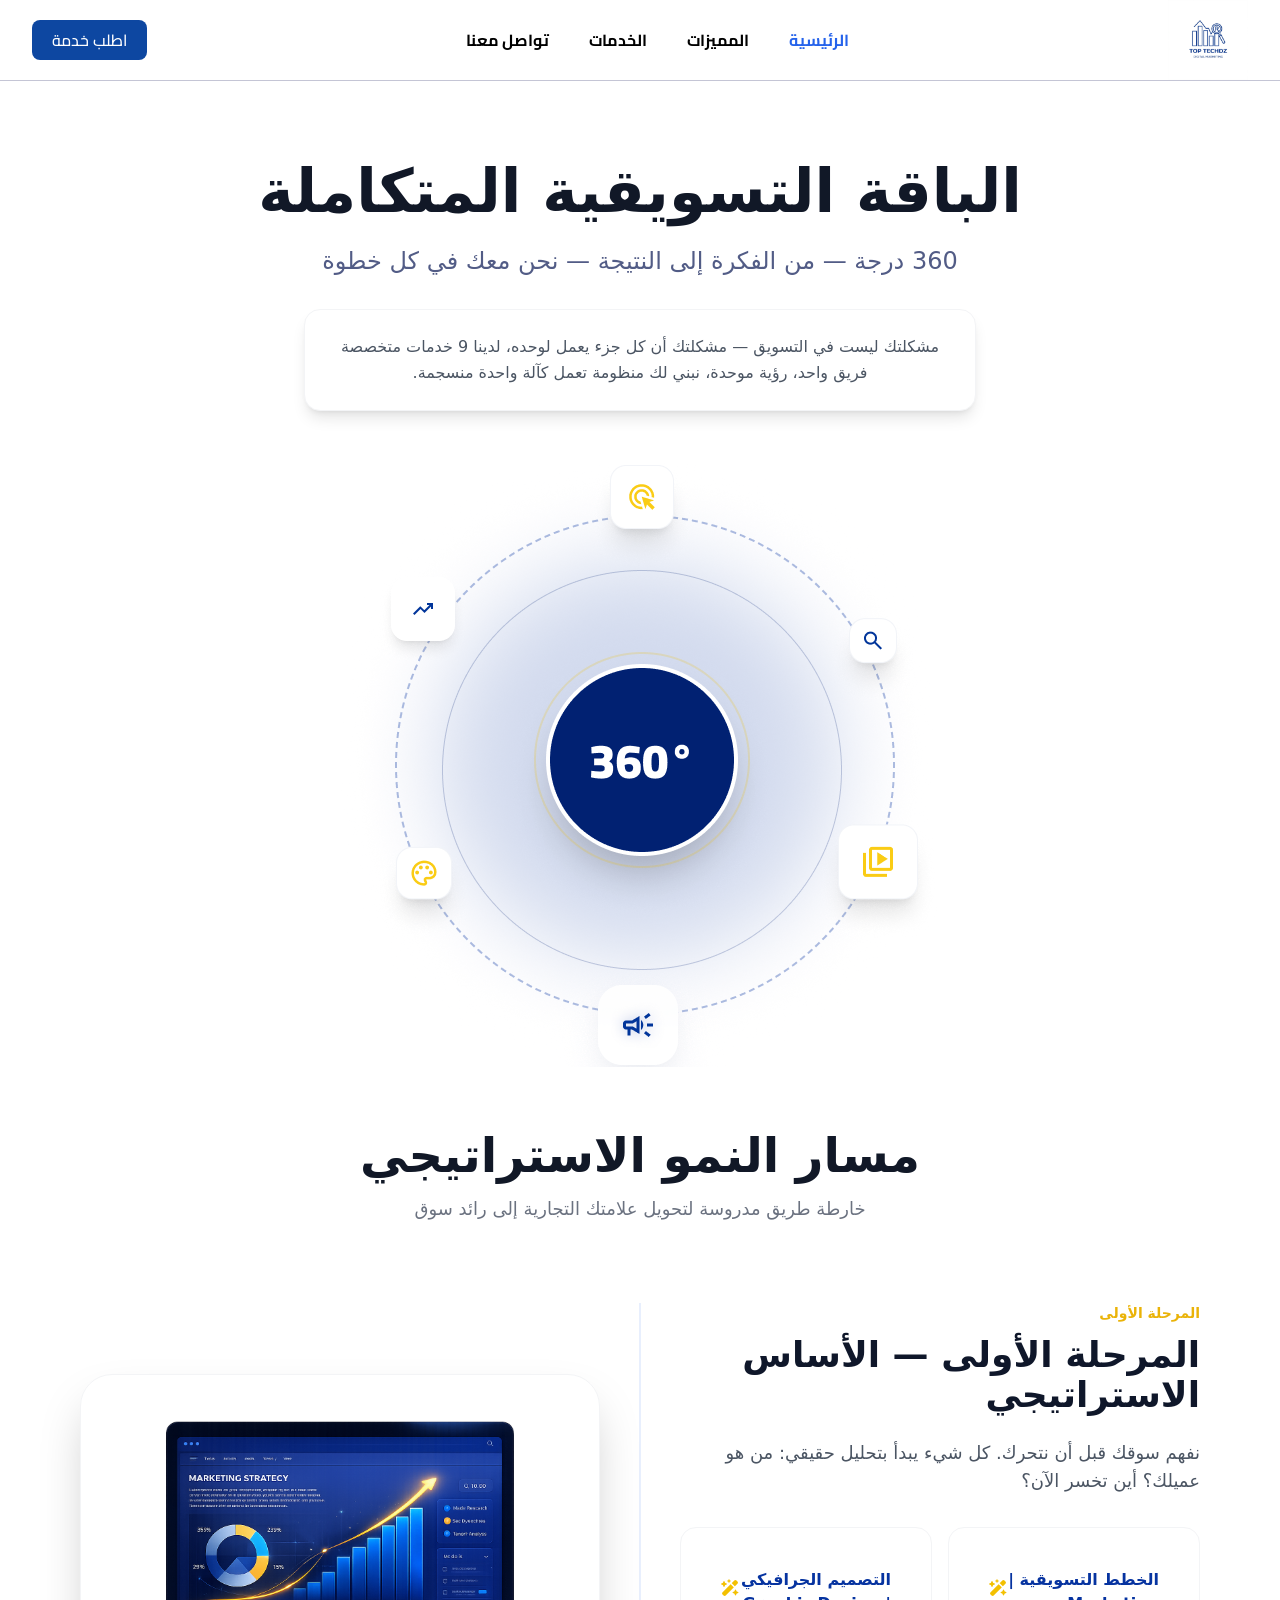
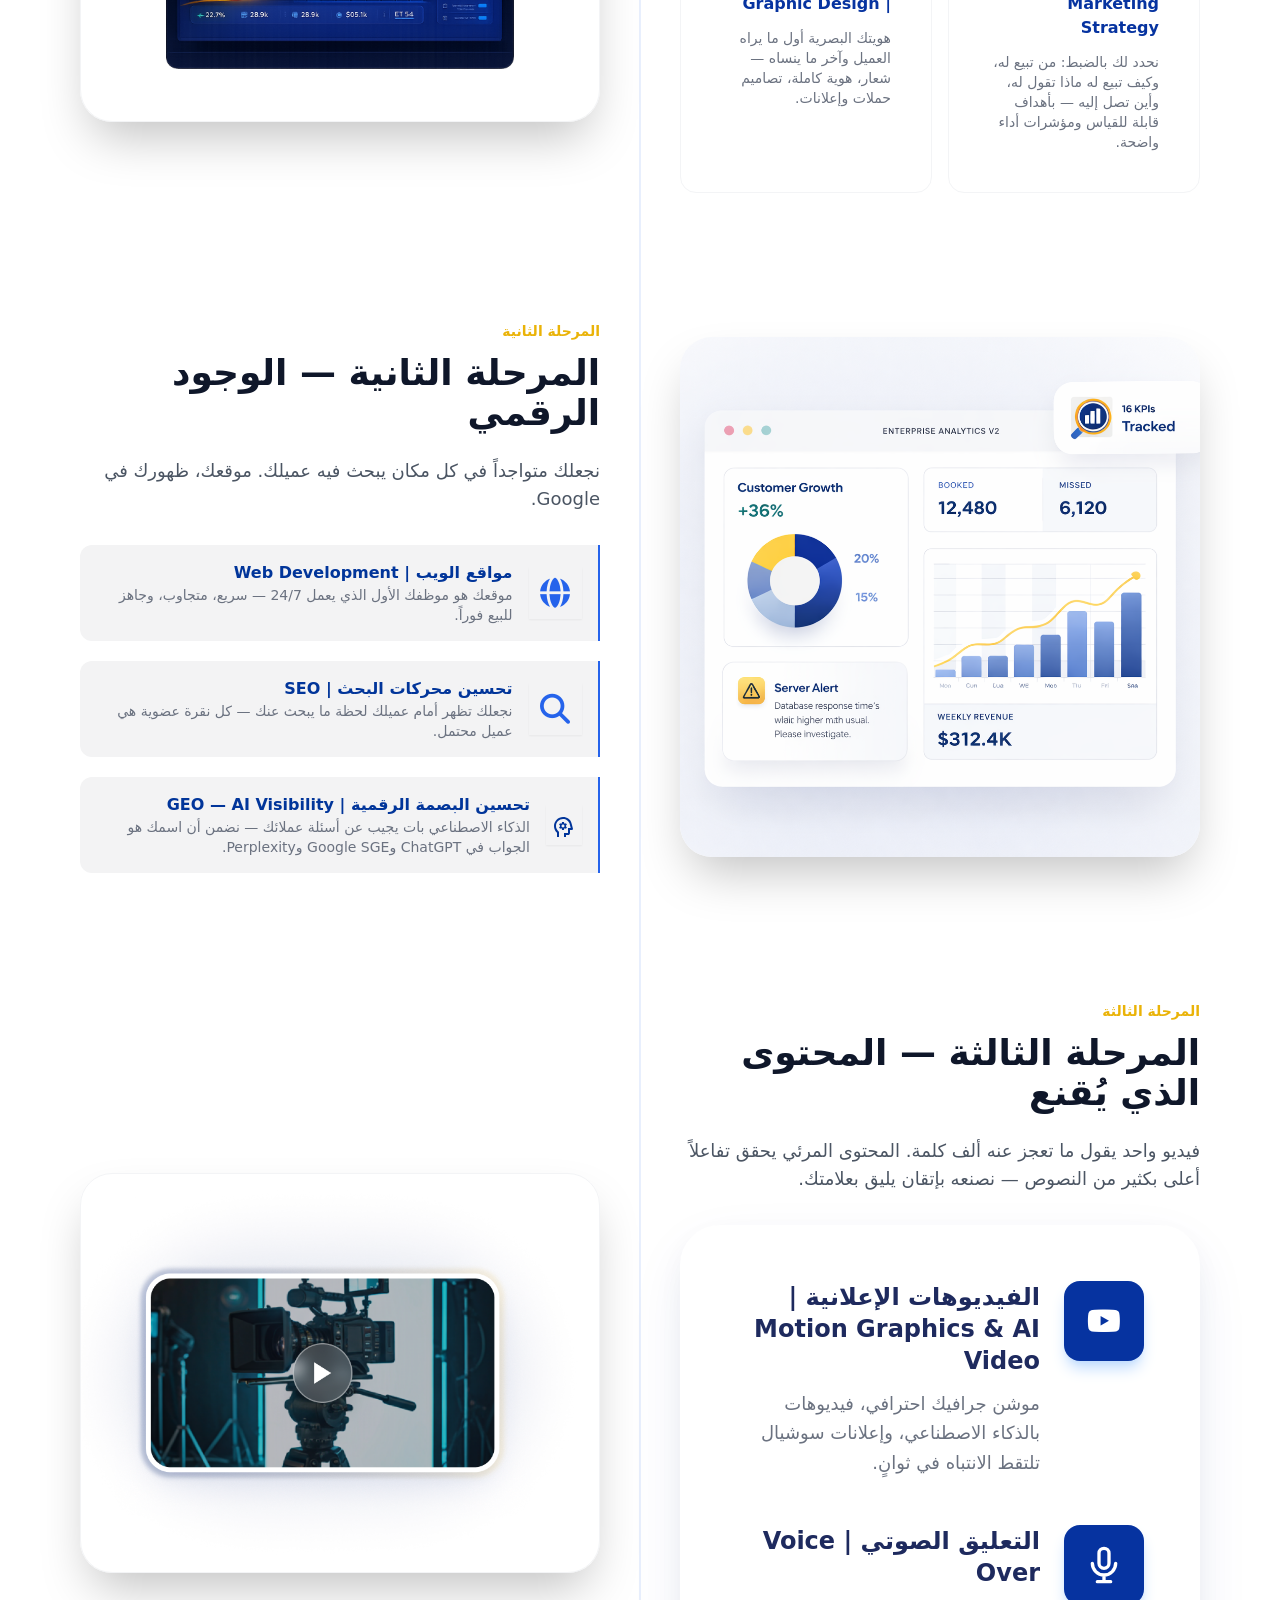
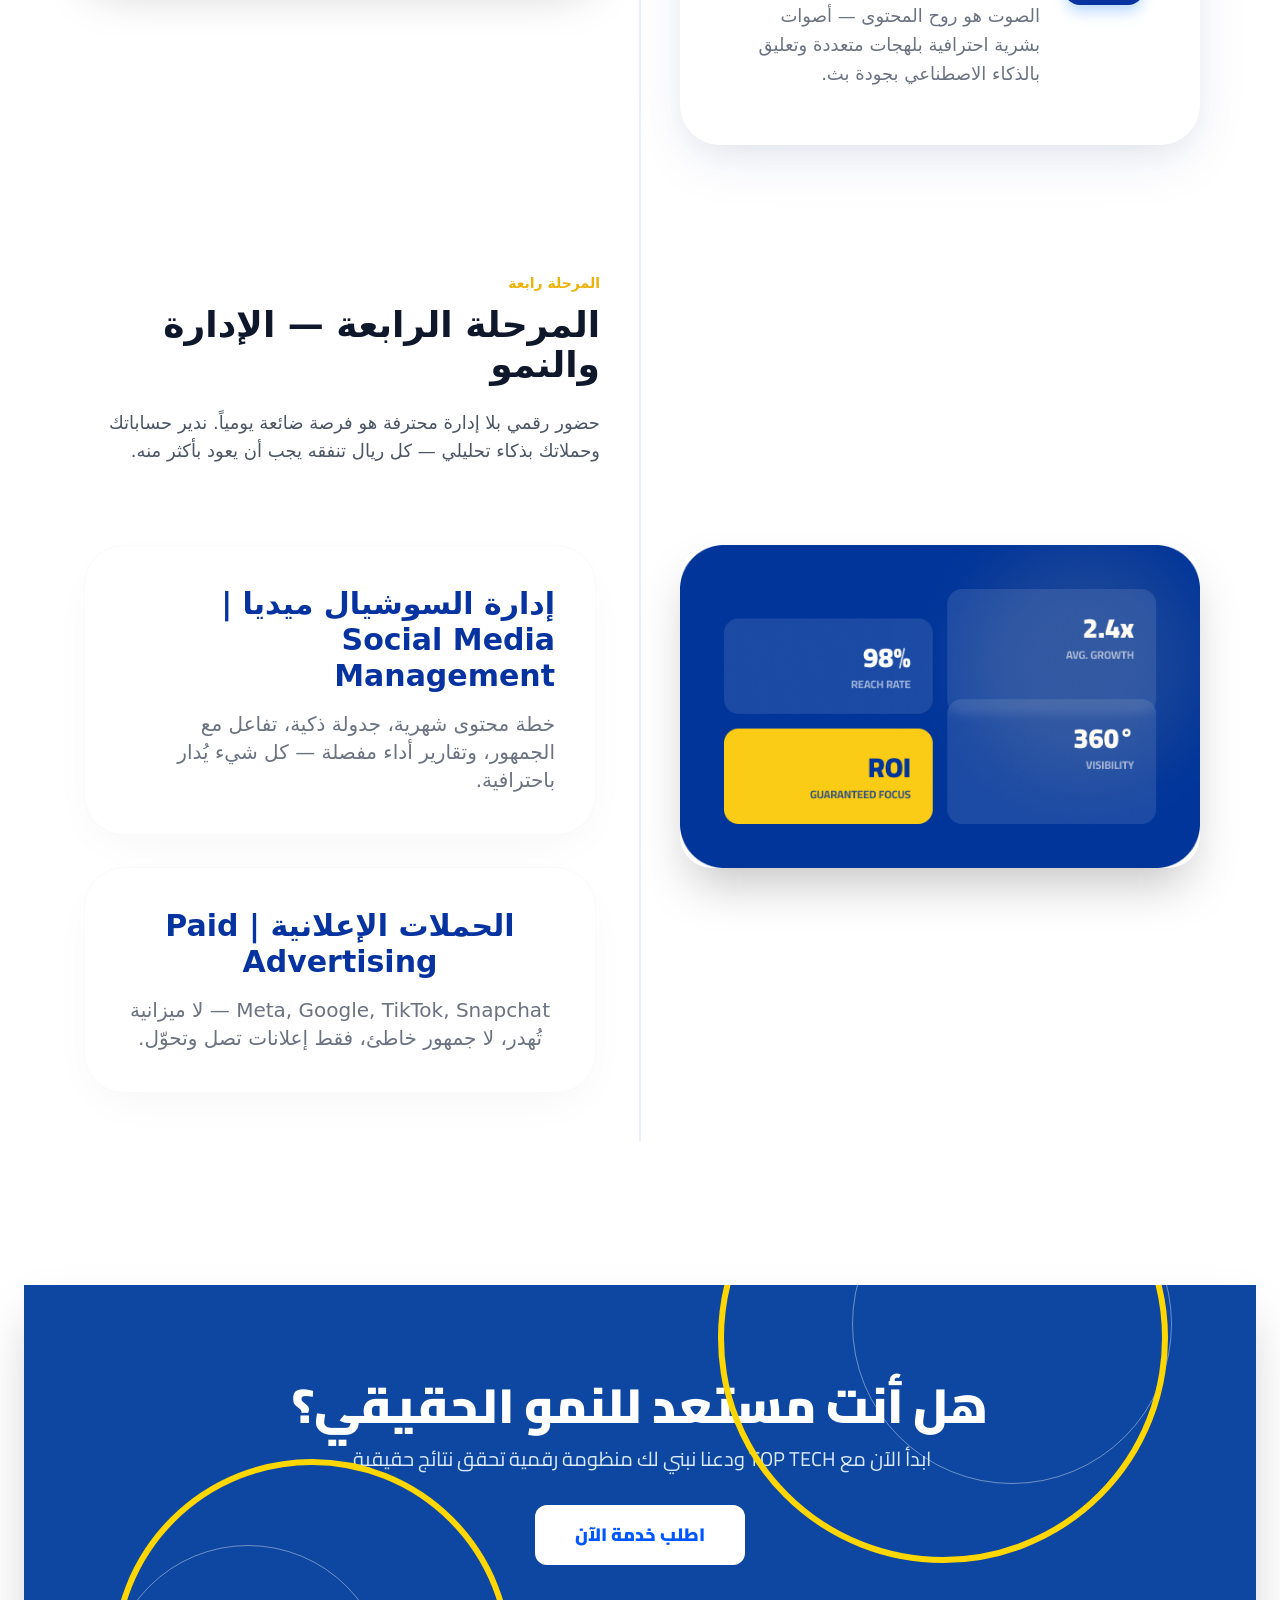
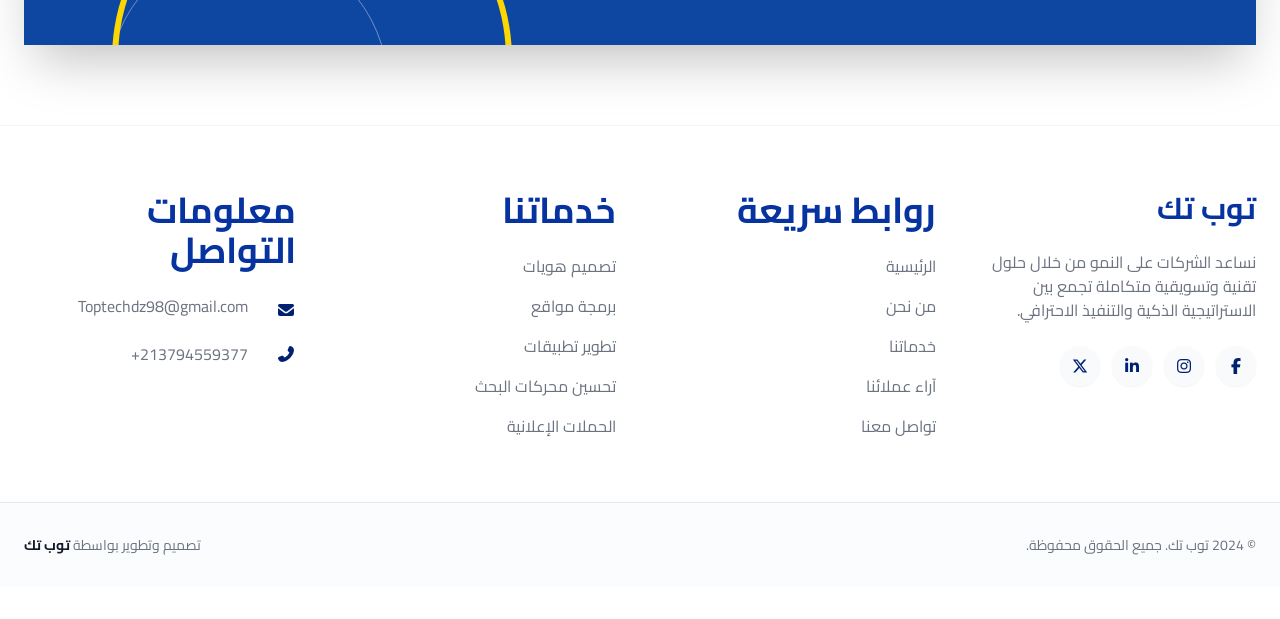
<file: 360.html>
<!DOCTYPE html>
<html lang="en">
<head>
    <meta charset="UTF-8">
    <meta name="viewport" content="width=device-width, initial-scale=1.0">
    <title>Document</title>
    

    <style>
        

.bg-shape {
    position: absolute;
    border: 1.5px solid rgba(255, 255, 255, 0.4); /* خط أبيض شفاف */
    border-radius: 50%;
    pointer-events: none; /* لكي لا تعيق النقر على الزر */
}

.left-1 {
       width: 280px;
    height: 280px;
    bottom: -260px;
    left: -176px;
}

.left-2 {    width: 400px;
    height: 400px;
    bottom: -294px;
    left: -190px;
    border: 6px solid;
    border-color: #FFD700;
}
/* --- الجهة اليمنى --- */
.right-1 {
width: 320px;
    height: 320px;
    top: -217px;
    right: -229px;
}

.right-2 {
 width: 450px;
    height: 450px;
    top: -268px;
    right: -279px;
    border: 6px solid;
    border-color: #FFD700;
}


@media(max-width:700px){
.left-2 {

    bottom: -328px;
        left: -276px;}
.right-1{
      top: -319px;
}
.right-2 {
    top: -399px;
           right: -335px;}

    .img_test_curve {
          right: 79px;
    }
}
    </style>
  <link rel="stylesheet" crossorigin href="assets/input-Bs5h9TH9.css">
</head>
 <body dir="rtl" class="font-cairo antialiased text-gray-900 bg-white">
<header class="sticky top-0 z-[100] bg-white border-b border-[rgba(196,197,213,1)]">
  <div class="max-w-7xl mx-auto px-4 sm:px-6 lg:px-8">
    <div class="flex justify-between items-center h-20">
      
      <div class="flex-shrink-0 flex items-center">
        <img src="img/logo.png" alt="" class="h-20">
      </div>

      <nav class="hidden lg:flex space-x-reverse space-x-10">
        <a href="#" class="text-blue-600 font-bold">الرئيسية</a>
        <a href="#" class="text-[rgba(0,0,0,1)] font-bold hover:text-blue-600 transition">المميزات</a>
        <a href="#" class="text-[rgba(0,0,0,1)] font-bold hover:text-blue-600 transition">الخدمات</a>
        <a href="#" class="text-[rgba(0,0,0,1)] font-bold hover:text-blue-600 transition">تواصل معنا</a>
      </nav>
      <div class="flex items-center gap-3">
        <a href="#" class="hidden sm:block bg-el-bg text-white px-5 py-2 rounded-lg font-medium hover:bg-blue-700 transition">
          اطلب خدمة
        </a>
        <button id="mobile-menu-button" class="lg:hidden p-2 rounded-md text-gray-600 hover:bg-gray-100 focus:outline-none">
          <svg class="h-8 w-8" fill="none" viewBox="0 0 24 24" stroke="currentColor">
            <path stroke-linecap="round" stroke-linejoin="round" stroke-width="2" d="M4 6h16M4 12h16m-7 6h7" />
          </svg>
        </button>
      </div>
    </div>
  </div>
  <div id="mobile-menu" class="hidden lg:hidden absolute top-20 inset-x-0 bg-white shadow-xl border-b border-gray-100 transition-all duration-300 ease-in-out">
    <div class="px-4 pt-2 pb-6 space-y-1 bg-white">
      <a href="#" class="block px-3 py-4 text-base font-medium text-blue-600 bg-blue-50 rounded-md">الرئيسية</a>
      <a href="#" class="block px-3 py-4 text-base font-medium text-gray-600 hover:text-blue-600 hover:bg-gray-50 rounded-md border-b border-gray-50">المميزات</a>
      <a href="#" class="block px-3 py-4 text-base font-medium text-gray-600 hover:text-blue-600 hover:bg-gray-50 rounded-md border-b border-gray-50">الخدمات</a>
      <a href="#" class="block px-3 py-4 text-base font-medium text-gray-600 hover:text-blue-600 hover:bg-gray-50 rounded-md border-b border-gray-50">تواصل معنا</a>
      
      <div class="pt-4">
        <a href="#" class="block w-full text-center bg-el-bg text-white px-5 py-3 rounded-lg font-medium">اطلب خدمة الآن</a>
      </div>
    </div>
  </div>
</header>
<!-- hero -->
<section class="relative bg-white py-20 px-6 overflow-hidden text-center font-sans " dir="rtl">
  <div class="max-w-4xl mx-auto mb-16 pb-28">
    <h1 class="text-4xl md:text-6xl font-black text-gray-900 mb-6 leading-tight">
      الباقة التسويقية المتكاملة
    </h1>
    <p class="text-xl md:text-2xl text-[#525C86] font-medium mb-8">
      360 درجة — من الفكرة إلى النتيجة — نحن معك في كل خطوة
    </p>
    <div class="bg-white border border-gray-100 rounded-2xl p-6 max-w-2xl mx-auto shadow-lg">
      <p class="text-gray-600 leading-relaxed">
        مشكلتك ليست في التسويق — مشكلتك أن كل جزء يعمل لوحده، لدينا 9 خدمات متخصصة فريق واحد، رؤية موحدة، نبني لك منظومة تعمل كآلة واحدة منسجمة.
      </p>
    </div>
  </div>
  <div class="relative flex justify-center items-center  h-[400px] w-full">
   <img src="img/360.png" class="animate-wiggle">
  </div>
</section>
<section class="bg-white py-16 px-6 lg:px-20 font-sans overflow-hidden" dir="rtl">
  <!-- title -->
  <div class="text-center mb-20">
    <h2 class="text-3xl md:text-5xl font-black text-gray-900 mb-4">مسار النمو الاستراتيجي</h2>
    <p class="text-gray-500 text-lg">خارطة طريق مدروسة لتحويل علامتك التجارية إلى رائد سوق</p>
  </div>
  <div class="max-w-7xl mx-auto relative">
    <div class="hidden lg:block absolute left-1/2 top-0 bottom-0 w-0.5 transform -translate-x-1/2 bg-blue-600 opacity-10"></div>

    <div class="space-y-32">
      <!-- first -->
      <div class="relative flex flex-col lg:flex-row items-center gap-12 lg:gap-20">
        
        <div class="w-full lg:w-1/2  text-center lg:text-right">
          <span class="text-yellow-500 font-bold text-sm mb-3 block">المرحلة الأولى</span>
          <h3 class="text-2xl md:text-4xl font-bold text-slate-900 mb-6">المرحلة الأولى — الأساس الاستراتيجي</h3>
          <p class="text-gray-600 mb-8 text-lg">نفهم سوقك قبل أن نتحرك. كل شيء يبدأ بتحليل حقيقي: من هو عميلك؟ أين تخسر الآن؟</p>
          
          <div class="grid grid-cols-1 md:grid-cols-2 gap-4">
            <div class="border border-gray-100 rounded-2xl bg-white p-10">
              <h4 class="font-bold text-slate-800 flex justify-between">
                <span class="text-[rgba(6,51,160,1)]"> الخطط التسويقية |
Marketing Strategy</span>
<i class="fa-solid fa-wand-magic-sparkles 
                lg:pt-3 text-[rgba(243,192,0,1)]"></i>
             </h4>
              <p class="text-sm text-gray-500 mt-3">نحدد لك بالضبط: من تبيع له، وكيف تبيع
له ماذا تقول له، وأين تصل إليه —
بأهداف قابلة للقياس ومؤشرات أداء
واضحة.</p>
            </div>
           <div class="border border-gray-100 rounded-2xl bg-white p-10">
              <h4 class="font-bold text-[rgba(6,51,160,1)] flex justify-between">التصميم الجرافيكي |
Graphic Design   
              
              <i class="fa-solid fa-wand-magic-sparkles     lg:pt-3 text-[rgba(243,192,0,1)]"></i></h4>

              <p class="text-sm text-gray-500 mt-3">هويتك البصرية أول ما يراه العميل وآخر
ما ينساه — شعار، هوية كاملة، تصاميم
حملات وإعلانات.</p>
          
            </div>
          </div>
        </div>
      <div class="w-full lg:w-1/2">
  <div class="relative rounded-[2rem] overflow-hidden shadow-2xl transform hover:scale-[1.02] transition-transform duration-300 border border-gray-100">
    <img src="img/360_1.png" alt="Strategy" class="w-full h-full object-cover aspect-video lg:aspect-auto">
  </div>
</div>

      </div>
<!-- second -->
      <div class="relative flex flex-col lg:flex-row-reverse items-center gap-12 lg:gap-20">
        <div class="w-full lg:w-1/2  ">
          <span class="text-yellow-500 text-center lg:text-right font-bold text-sm mb-3 block">المرحلة الثانية</span>
          <h3 class="text-2xl md:text-4xl  text-center lg:text-right font-bold text-slate-900 mb-6">المرحلة الثانية — الوجود الرقمي</h3>
          <p class="text-gray-600 mb-8  text-center lg:text-right text-lg">نجعلك متواجداً في كل مكان يبحث فيه عميلك. موقعك، ظهورك في Google.</p>

          <div class="p-4 bg-[rgba(243,243,244,1)] mt-5 border-r-2 border-blue-600 rounded-l-xl flex items-center gap-4">
            <div class=" p-2 shadow-sm text-blue-600">
               <i class="fa-solid fa-globe text-3xl"></i>
            </div>
            <div>
              <h4 class="font-extrabold text-[rgba(1,53,154,1)]">مواقع الويب | Web Development

              </h4>
              <p class="text-sm text-gray-500">  موقعك هو موظفك الأول الذي يعمل 24/7 — سريع، متجاوب، وجاهز للبيع فوراً.</p>
            </div>
          </div>
          
          <div class="p-4 bg-[rgba(243,243,244,1)] mt-5 border-r-2 border-blue-600 rounded-l-xl flex items-center gap-4">
            <div class=" p-2 shadow-sm text-blue-600">
     <i class="fa-solid fa-magnifying-glass text-3xl"></i>
            </div>
            <div>
              <h4 class="font-extrabold text-[rgba(1,53,154,1)]">تحسين محركات البحث | SEO

              </h4>
              <p class="text-sm text-gray-500"> نجعلك تظهر أمام عميلك لحظة ما يبحث عنك — كل نقرة عضوية هي عميل محتمل.</p>
            </div>
          </div>
          <div class="p-4 bg-[rgba(243,243,244,1)] mt-5 border-r-2 border-blue-600 rounded-l-xl flex items-center gap-4">
            <div class=" p-2 shadow-sm text-blue-600">
<svg width="20" height="24" viewBox="0 0 20 24" fill="none" xmlns="http://www.w3.org/2000/svg">
<path d="M3 24V19.7C2.05 18.8333 1.3125 17.8208 0.7875 16.6625C0.2625 15.5042 0 14.2833 0 13C0 10.5 0.875 8.375 2.625 6.625C4.375 4.875 6.5 4 9 4C11.0833 4 12.9292 4.6125 14.5375 5.8375C16.1458 7.0625 17.1917 8.65833 17.675 10.625L18.975 15.75C19.0583 16.0667 19 16.3542 18.8 16.6125C18.6 16.8708 18.3333 17 18 17H16V20C16 20.55 15.8042 21.0208 15.4125 21.4125C15.0208 21.8042 14.55 22 14 22H12V24H10V20H14V15H16.7L15.75 11.125C15.3667 9.60833 14.55 8.375 13.3 7.425C12.05 6.475 10.6167 6 9 6C7.06667 6 5.41667 6.675 4.05 8.025C2.68333 9.375 2 11.0167 2 12.95C2 13.95 2.20417 14.9 2.6125 15.8C3.02083 16.7 3.6 17.5 4.35 18.2L5 18.8V24H3ZM8 17H10L10.15 15.75C10.2833 15.7 10.4042 15.6417 10.5125 15.575C10.6208 15.5083 10.7167 15.4333 10.8 15.35L11.95 15.85L12.95 14.15L11.95 13.4C11.9833 13.2667 12 13.1333 12 13C12 12.8667 11.9833 12.7333 11.95 12.6L12.95 11.85L11.95 10.15L10.8 10.65C10.7167 10.5667 10.6208 10.4917 10.5125 10.425C10.4042 10.3583 10.2833 10.3 10.15 10.25L10 9H8L7.85 10.25C7.71667 10.3 7.59583 10.3583 7.4875 10.425C7.37917 10.4917 7.28333 10.5667 7.2 10.65L6.05 10.15L5.05 11.85L6.05 12.6C6.01667 12.7333 6 12.8667 6 13C6 13.1333 6.01667 13.2667 6.05 13.4L5.05 14.15L6.05 15.85L7.2 15.35C7.28333 15.4333 7.37917 15.5083 7.4875 15.575C7.59583 15.6417 7.71667 15.7 7.85 15.75L8 17ZM9 14.5C8.58333 14.5 8.22917 14.3542 7.9375 14.0625C7.64583 13.7708 7.5 13.4167 7.5 13C7.5 12.5833 7.64583 12.2292 7.9375 11.9375C8.22917 11.6458 8.58333 11.5 9 11.5C9.41667 11.5 9.77083 11.6458 10.0625 11.9375C10.3542 12.2292 10.5 12.5833 10.5 13C10.5 13.4167 10.3542 13.7708 10.0625 14.0625C9.77083 14.3542 9.41667 14.5 9 14.5Z" fill="#01359A"/>
</svg>

            </div>
            <div>
              <h4 class="font-extrabold text-[rgba(1,53,154,1)]">تحسين البصمة الرقمية | GEO — AI Visibility

              </h4>
              <p class="text-sm text-gray-500"> الذكاء الاصطناعي بات يجيب عن أسئلة عملائك — نضمن أن اسمك هو الجواب في
ChatGPT وGoogle SGE وPerplexity.</p>

            </div>
          </div>
        </div>
               <div class="w-full lg:w-1/2">
          <div class="relative rounded-[2rem] overflow-hidden shadow-2xl transform hover:scale-[1.02] transition-transform duration-300">
            <img src="img/360_2.png" alt="Digital Presence" class="w-full h-auto">
          </div>
        </div>
      </div>
 <!-- three -->
      <div class="relative flex flex-col lg:flex-row items-center gap-12 lg:gap-20">
        <div class="w-full lg:w-1/2 text-center lg:text-right">
          <span class="text-yellow-500 font-bold text-sm mb-3 block">المرحلة الثالثة</span>
          <h3 class="text-2xl md:text-4xl font-bold text-slate-900 mb-6">المرحلة الثالثة — المحتوى الذي
يُقنع</h3>
          <p class="text-gray-600 mb-8 text-lg">فيديو واحد يقول ما تعجز عنه ألف كلمة. المحتوى المرئي يحقق تفاعلاً أعلى
بكثير من النصوص — نصنعه بإتقان يليق بعلامتك.</p>

          <div class="flex justify-center items-center  " dir="rtl">
  <div class="relative max-w-2xl w-full bg-white rounded-[2.5rem] p-8 md:p-12 border-8 border-white shadow-[0_20px_60px_-10px_rgba(6,51,160,0.1),0_10px_30px_-5px_rgba(0,0,0,0.05)]">
    <div class="space-y-12">
      <div class="flex flex-col md:flex-row items-center md:items-start justify-between gap-6">
        <div class="w-16 h-16 md:w-20 md:h-20 bg-[#0633a0] rounded-2xl flex items-center justify-center shadow-lg shadow-blue-200 shrink-0">
     <i class="fa-brands fa-youtube text-white text-3xl"></i>
        </div>
        <div class="flex-1 text-right">
          <h3 class="text-xl md:text-2xl font-bold text-[#1e2a5e] mb-3">
            الفيديوهات الإعلانية | Motion Graphics & AI Video
          </h3>
          <p class="text-gray-500 leading-relaxed text-lg">
            موشن جرافيك احترافي، فيديوهات بالذكاء الاصطناعي، وإعلانات سوشيال تلتقط الانتباه في ثوانٍ.
          </p>
        </div>
      </div>
      <div class="flex flex-col md:flex-row items-center md:items-start justify-between gap-6">
      
        <div class="w-16 h-16 md:w-20 md:h-20 bg-[#0633a0] rounded-2xl flex items-center justify-center shadow-lg shadow-blue-200 shrink-0">
          <svg class="w-8 h-8 md:w-10 md:h-10 text-white" fill="none" stroke="currentColor" stroke-width="2" viewBox="0 0 24 24">
            <path stroke-linecap="round" stroke-linejoin="round" d="M19 11a7 7 0 01-7 7m0 0a7 7 0 01-7-7m7 7v4m0 0H8m4 0h4m-4-8a3 3 0 01-3-3V5a3 3 0 116 0v6a3 3 0 01-3 3z" />
          </svg>
        </div>
          <div class="flex-1 text-right">
          <h3 class="text-xl md:text-2xl font-bold text-[#1e2a5e] mb-3">
            التعليق الصوتي | Voice Over
          </h3>
          <p class="text-gray-500 leading-relaxed text-lg">
            الصوت هو روح المحتوى — أصوات بشرية احترافية بلهجات متعددة وتعليق بالذكاء الاصطناعي بجودة بث.
          </p>
        </div>
      </div>

    </div>
  </div>
</div>
        </div>
      <div class="w-full lg:w-1/2">
  <div class="relative rounded-[2rem] overflow-hidden shadow-2xl transform hover:scale-[1.02] transition-transform duration-300 border border-gray-100">
    <img src="img/360_3.png" alt="Strategy" class="w-full h-full object-cover aspect-video lg:aspect-auto">
  </div>
</div>

      </div>
      <!-- four -->
             <div class="relative flex flex-col lg:flex-row-reverse items-center gap-12 lg:gap-20">
        <div class="w-full lg:w-1/2 text-center lg:text-right">
          <span class="text-yellow-500 font-bold text-sm mb-3 block">المرحلة رابعة</span>
          <h3 class="text-2xl md:text-4xl font-bold text-slate-900 mb-6">المرحلة الرابعة — الإدارة والنمو</h3>

          <p class="text-gray-600 mb-8 text-lg">حضور رقمي بلا إدارة محترفة هو فرصة ضائعة يومياً. ندير حساباتك وحملاتك
بذكاء تحليلي — كل ريال تنفقه يجب أن يعود بأكثر منه.</p>
<div class="w-full space-y-8 py-12 px-1 " dir="rtl">
  
  <div class="bg-white rounded-[2.5rem] p-10  border border-gray-50 shadow-[0_15px_50px_-15px_rgba(0,0,0,0.05)] text-center lg:text-right  transition-transform hover:scale-[1.01] duration-300">
    <h3 class="text-2xl md:text-3xl font-bold text-[#0633a0] mb-4">
      إدارة السوشيال ميديا | Social Media Management
    </h3>
    <p class="text-gray-500 text-lg md:text-xl leading-relaxed max-w-3xl mx-auto">
      خطة محتوى شهرية، جدولة ذكية، تفاعل مع الجمهور، وتقارير أداء مفصلة — كل شيء يُدار باحترافية.
    </p>
  </div>

  <div class="bg-white rounded-[2.5rem] p-10 border border-gray-50 shadow-[0_15px_50px_-15px_rgba(0,0,0,0.05)] text-center transition-transform hover:scale-[1.01] duration-300">
    <h3 class="text-2xl md:text-3xl font-bold text-[#0633a0] mb-4">
      الحملات الإعلانية | Paid Advertising
    </h3>
    <p class="text-gray-500 text-lg md:text-xl leading-relaxed max-w-3xl mx-auto">
      Meta, Google, TikTok, Snapchat — لا ميزانية تُهدر، لا جمهور خاطئ، فقط إعلانات تصل وتحوّل.
    </p>
  </div>

</div>
        </div>
               <div class="w-full lg:w-1/2">
          <div class="relative rounded-[2rem] overflow-hidden shadow-2xl transform hover:scale-[1.02] transition-transform duration-300">
            <img src="img/360_4.png" alt="Digital Presence" class="w-full h-auto">
          </div>
        </div>
      </div>
    </div>
  </div>
</section>
<section class=" bg-white py-12 md:py-20" dir="rtl" style="font-family: 'Cairo', sans-serif;">
  <div class=" mx-auto px-6 relative z-10">
    <div class="relative bg-el-bg text-white p-12 md:p-20  shadow-2xl overflow-hidden animate-fade-in-up">
      <div class="relative z-20 text-center space-y-8 flex flex-col items-center">
        
        <div class="space-y-4">
          
    <div class="bg-shape left-1"></div>
    <div class="bg-shape left-2"></div>
    <div class="bg-shape right-1"></div>
    <div class="bg-shape right-2"></div>
          <h2 class="text-3xl md:text-5xl font-black leading-tight">
     هل أنت مستعد للنمو الحقيقي؟
          </h2>
          <p class="text-blue-100 text-lg md:text-xl max-w-2xl mx-auto leading-relaxed">
       ابدأ الآن مع TOP TECH ودعنا نبني لك منظومة رقمية تحقق نتائج حقيقية.   </p>
        </div>

        <button class="bg-white text-[#0057ff] px-10 py-4 rounded-xl font-black text-lg hover:scale-105 hover:shadow-2xl transition-all duration-300">
          اطلب خدمة الآن
        </button>

      </div>
    </div>

  </div>
</section>
<footer class="bg-white pt-16 pb-8 border-t border-gray-100" dir="rtl" style="font-family: 'Cairo', sans-serif;">
  <div class="max-w-7xl mx-auto px-6">
    
    <div class="grid grid-cols-1 sm:grid-cols-2 lg:grid-cols-4 gap-12 mb-16">
      
      <div class="space-y-6">
        <h3 class="text-3xl text-[#0633a0] font-bold">توب تك</h3>
        <p class="text-gray-500 leading-relaxed text-sm md:text-base">
          نساعد الشركات على النمو من خلال حلول تقنية وتسويقية متكاملة تجمع بين الاستراتيجية الذكية والتنفيذ الاحترافي.
        </p>
        <div class="flex items-center gap-3">
          <a href="#" class="w-10 h-10 flex items-center justify-center rounded-full bg-gray-50 text-[rgba(0,32,113,1)]  hover:bg-[#0057ff] hover:text-white transition-all shadow-sm">
            <i class="fab fa-facebook-f"></i>
          </a>
          <a href="#" class="w-10 h-10 flex items-center justify-center rounded-full bg-gray-50 text-[rgba(0,32,113,1)]  hover:bg-[#0057ff] hover:text-white transition-all shadow-sm">
            <i class="fab fa-instagram"></i>
          </a>
          <a href="#" class="w-10 h-10 flex items-center justify-center rounded-full bg-gray-50 text-[rgba(0,32,113,1)]  hover:bg-[#0057ff] hover:text-white transition-all shadow-sm">
            <i class="fab fa-linkedin-in"></i>
          </a>
          <a href="#" class="w-10 h-10 flex items-center justify-center rounded-full bg-gray-50 text-[rgba(0,32,113,1)]  hover:bg-[#0057ff] hover:text-white transition-all shadow-sm">
            <i class="fab fa-x-twitter"></i>
          </a>
        </div>
      </div>

      <div class="space-y-6">
        <h3 class="text-4xl text-[#0633a0] font-bold">روابط سريعة</h3>
        <ul class="space-y-4">
          <li><a href="#" class="text-gray-500 hover:text-[#0057ff] hover:pr-2 transition-all">الرئيسية</a></li>
          <li><a href="#" class="text-gray-500 hover:text-[#0057ff] hover:pr-2 transition-all">من نحن</a></li>
          <li><a href="#" class="text-gray-500 hover:text-[#0057ff] hover:pr-2 transition-all">خدماتنا</a></li>
          <li><a href="#" class="text-gray-500 hover:text-[#0057ff] hover:pr-2 transition-all">آراء عملائنا</a></li>
          <li><a href="#" class="text-gray-500 hover:text-[#0057ff] hover:pr-2 transition-all">تواصل معنا</a></li>
        </ul>
      </div>

      <div class="space-y-6">
        <h3 class="text-4xl text-[#0633a0] font-bold">خدماتنا</h3>
        <ul class="space-y-4">
          <li><a href="#" class="text-gray-500 hover:text-[#0057ff] hover:pr-2 transition-all">تصميم هويات</a></li>
          <li><a href="#" class="text-gray-500 hover:text-[#0057ff] hover:pr-2 transition-all">برمجة مواقع</a></li>
          <li><a href="#" class="text-gray-500 hover:text-[#0057ff] hover:pr-2 transition-all">تطوير تطبيقات</a></li>
          <li><a href="#" class="text-gray-500 hover:text-[#0057ff] hover:pr-2 transition-all">تحسين محركات البحث</a></li>
          <li><a href="#" class="text-gray-500 hover:text-[#0057ff] hover:pr-2 transition-all">الحملات الإعلانية</a></li>
        </ul>
      </div>

      <div class="space-y-6">
        <h3 class="text-4xl text-[#0633a0] font-bold">معلومات التواصل</h3>
        <ul class="space-y-5">
          <li class="flex items-start gap-7">
            <span class="text-[rgba(0,32,113,1)] mt-1"><i class="fas fa-envelope"></i></span>
            <span class="text-gray-500 break-all">Toptechdz98@gmail.com</span>
          </li>
          <li class="flex items-center gap-7">
            <span class="text-[rgba(0,32,113,1)] "><i class="fas fa-phone-alt"></i></span>
            <span class="text-gray-500" dir="ltr">+213794559377</span>
          </li>
        </ul>
      </div>

    </div>

  </div>
  
<section class="w-full px-6 py-8 border-t bg-slate-50/50 border-gray-200">
    <div class="max-w-7xl mx-auto flex flex-col md:flex-row justify-between items-center gap-4 text-center md:text-left">
        
        <p class="text-gray-500 text-sm">
            © 2024 توب تك. جميع الحقوق محفوظة.
        </p>

        <p class="text-gray-500 text-sm">
            تصميم وتطوير بواسطة <span class="text-gray-900 font-bold">توب تك</span>
        </p>
        
    </div>
</section>
</footer>

<script>
  const btn = document.getElementById('mobile-menu-button');
  const menu = document.getElementById('mobile-menu');
  btn.addEventListener('click', () => {
    menu.classList.toggle('hidden');
  });
</script>
</body>
</html>
</file>
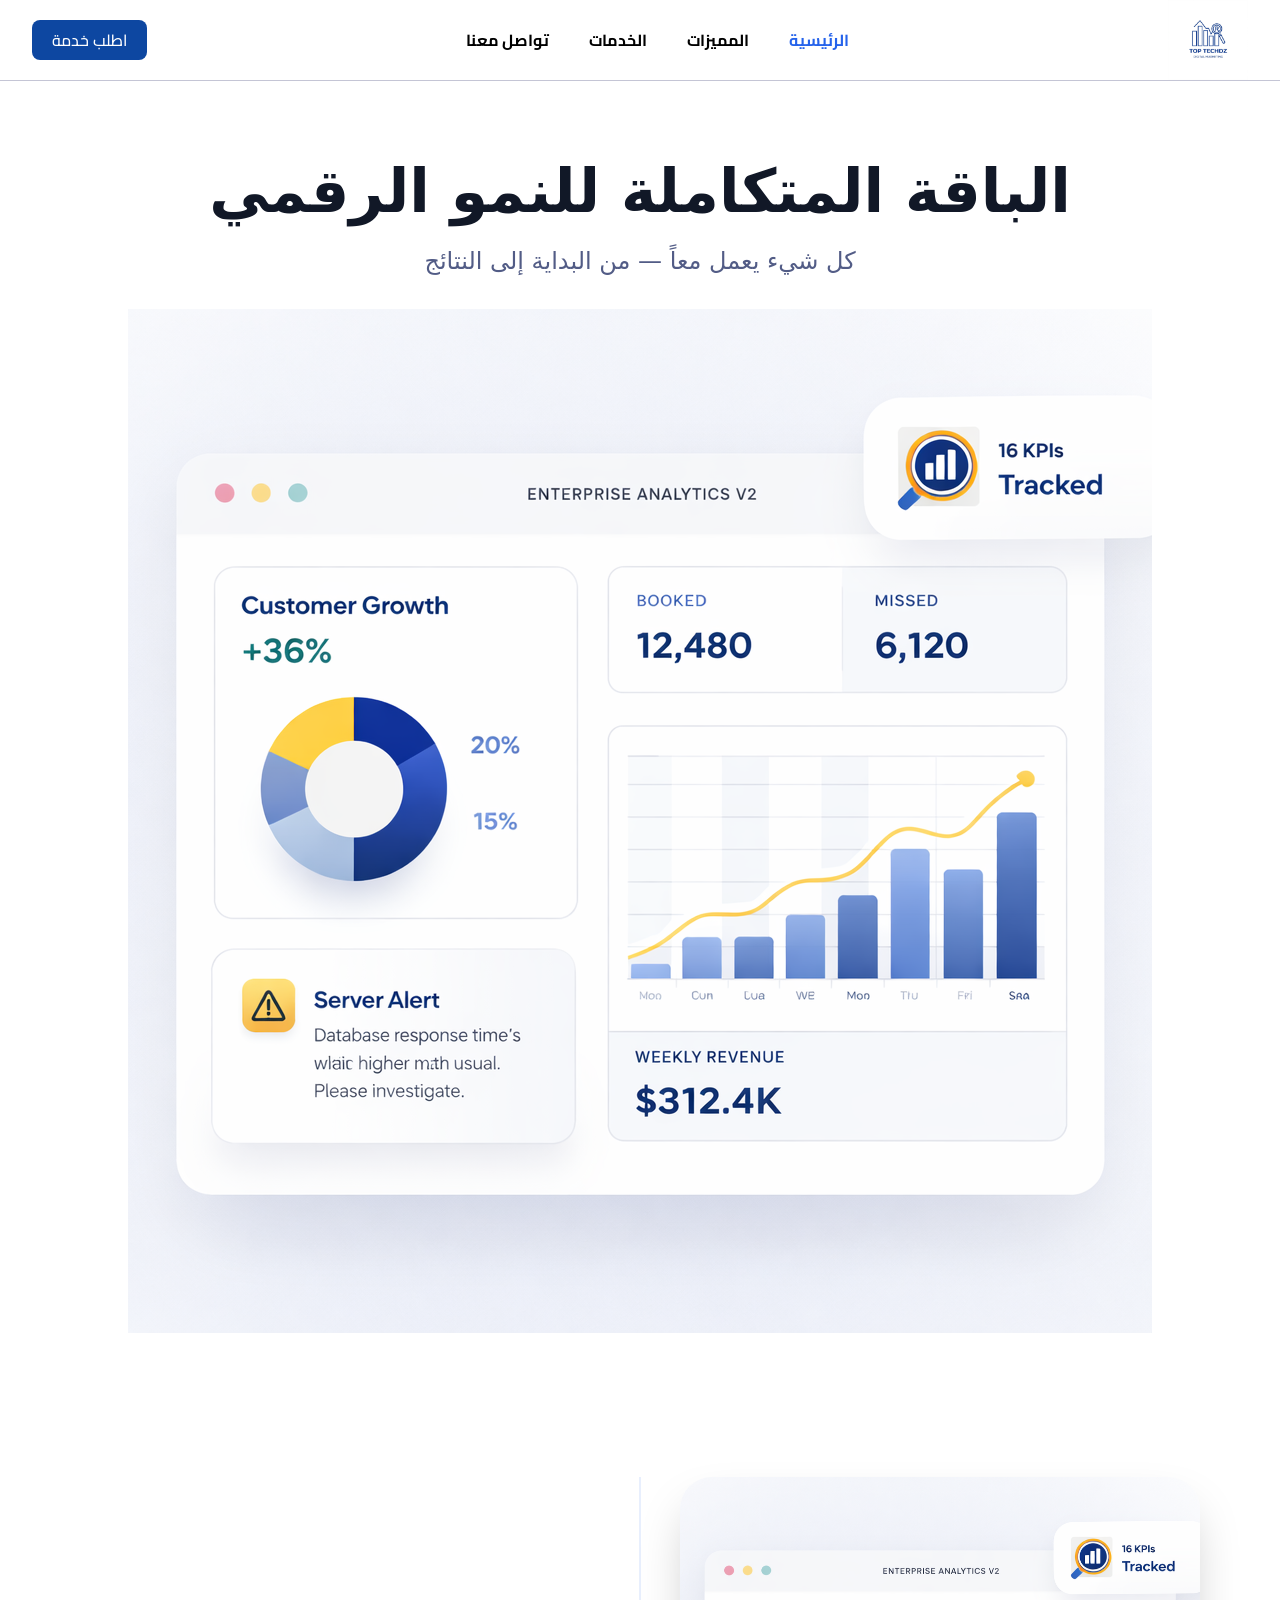
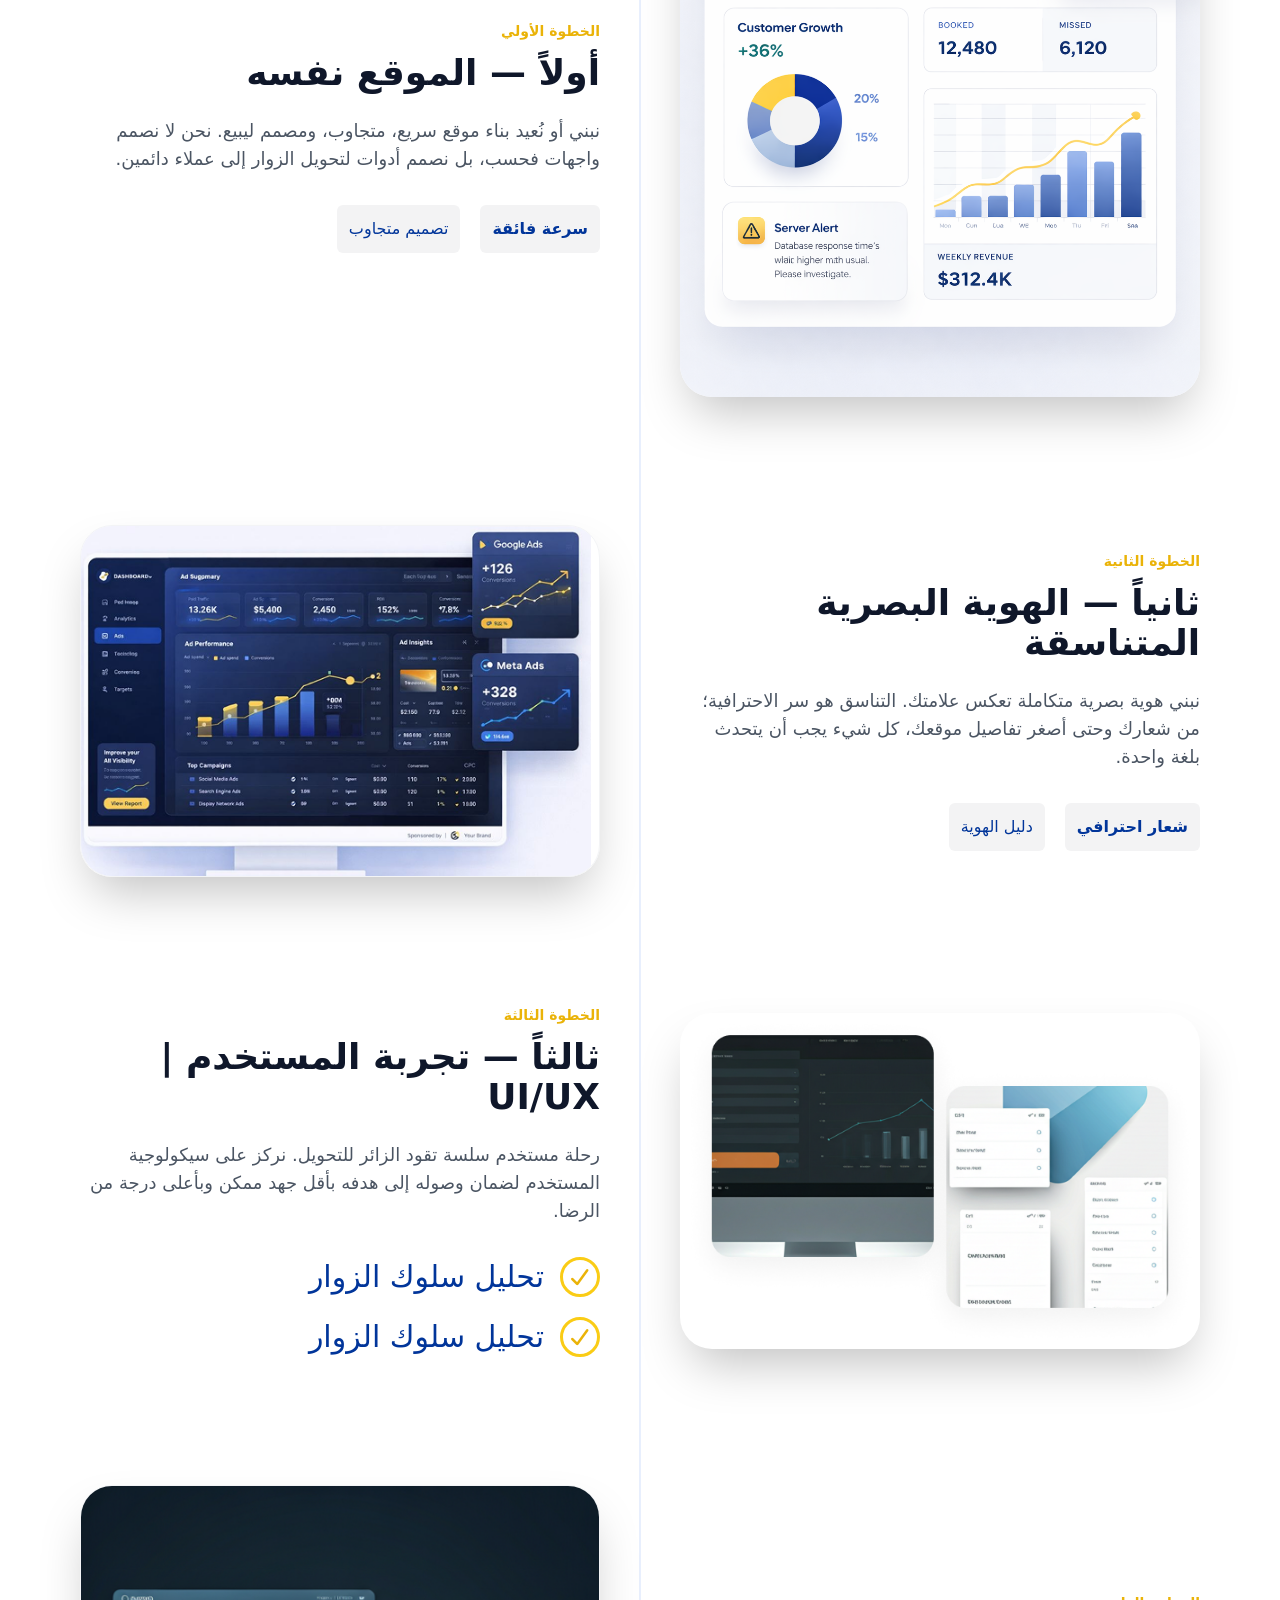
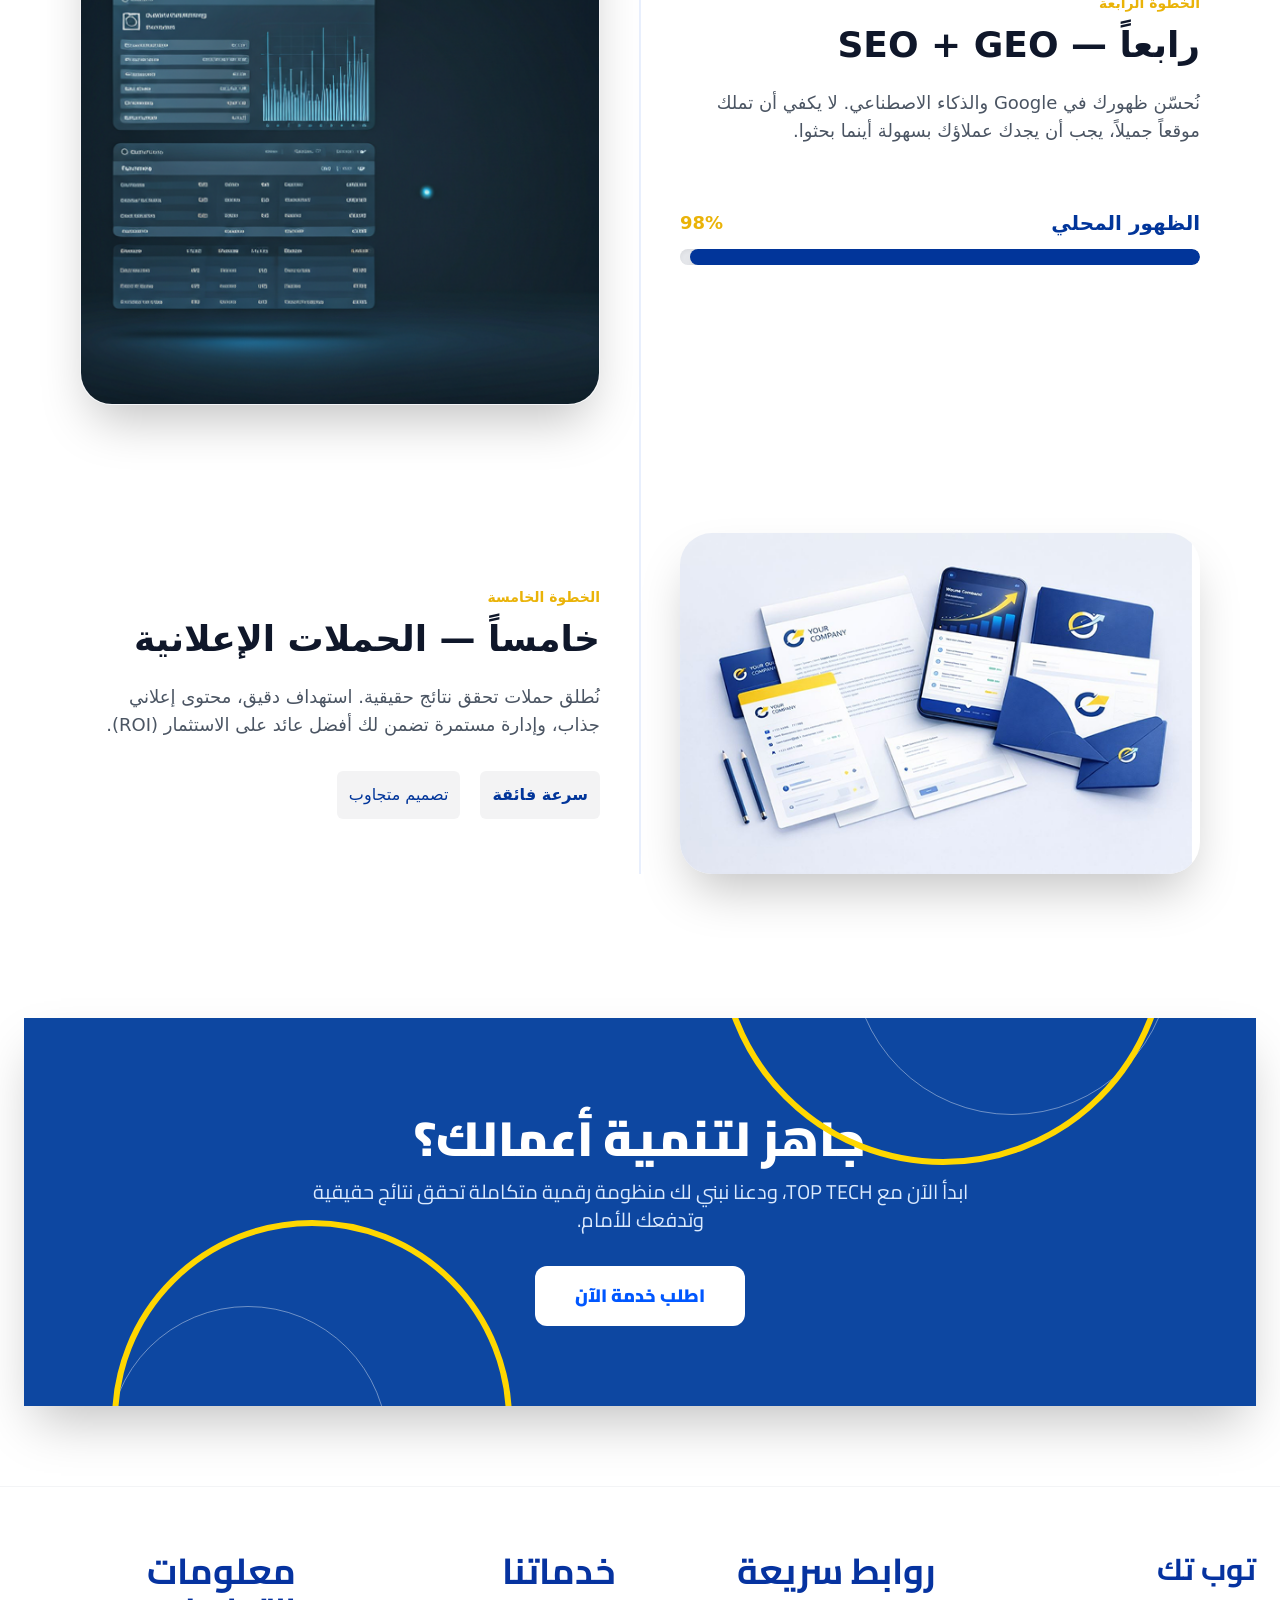
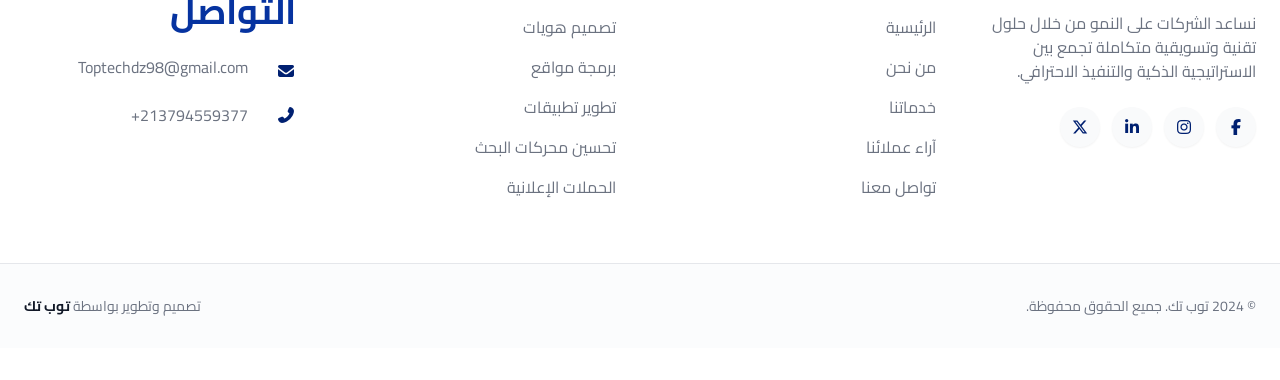
<file: growth.html>
<!DOCTYPE html>
<html lang="en">
<head>
    <meta charset="UTF-8">
    <meta name="viewport" content="width=device-width, initial-scale=1.0">
    <title>Document</title>

    <style>
.bg-shape {
    position: absolute;
    border: 1.5px solid rgba(255, 255, 255, 0.4); /* خط أبيض شفاف */
    border-radius: 50%;
    pointer-events: none; /* لكي لا تعيق النقر على الزر */
}

.left-1 {
       width: 280px;
    height: 280px;
    bottom: -260px;
    left: -176px;
}

.left-2 {    width: 400px;
    height: 400px;
    bottom: -294px;
    left: -190px;
    border: 6px solid;
    border-color: #FFD700;
}

/* --- الجهة اليمنى --- */
.right-1 {
width: 320px;
    height: 320px;
    top: -217px;
    right: -229px;
}

.right-2 {
 width: 450px;
    height: 450px;
    top: -268px;
    right: -279px;
    border: 6px solid;
    border-color: #FFD700;
}

@media(max-width:700px){
.left-2 {
    bottom: -314px;
    left: -282px;}
}
.right-1{
      top: -319px;
}
.right-2 {
    top: -399px;
    right: -318px;}

    </style>
  <link rel="stylesheet" crossorigin href="assets/input-Bs5h9TH9.css">
</head>
 <body dir="rtl" class="font-cairo antialiased text-gray-900 bg-white">
<header class="sticky top-0 z-[100] bg-white border-b border-[rgba(196,197,213,1)]">
  <div class="max-w-7xl mx-auto px-4 sm:px-6 lg:px-8">
    <div class="flex justify-between items-center h-20">
      
      <div class="flex-shrink-0 flex items-center">
        <img src="img/logo.png" alt="" class="h-20">
      </div>

      <nav class="hidden lg:flex space-x-reverse space-x-10">
        <a href="#" class="text-blue-600 font-bold">الرئيسية</a>
        <a href="#" class="text-[rgba(0,0,0,1)] font-bold hover:text-blue-600 transition">المميزات</a>
        <a href="#" class="text-[rgba(0,0,0,1)] font-bold hover:text-blue-600 transition">الخدمات</a>
        <a href="#" class="text-[rgba(0,0,0,1)] font-bold hover:text-blue-600 transition">تواصل معنا</a>
      </nav>
      <div class="flex items-center gap-3">
        <a href="#" class="hidden sm:block bg-el-bg text-white px-5 py-2 rounded-lg font-medium hover:bg-blue-700 transition">
          اطلب خدمة
        </a>
        <button id="mobile-menu-button" class="lg:hidden p-2 rounded-md text-gray-600 hover:bg-gray-100 focus:outline-none">
          <svg class="h-8 w-8" fill="none" viewBox="0 0 24 24" stroke="currentColor">
            <path stroke-linecap="round" stroke-linejoin="round" stroke-width="2" d="M4 6h16M4 12h16m-7 6h7" />
          </svg>
        </button>
      </div>
    </div>
  </div>
  <div id="mobile-menu" class="hidden lg:hidden absolute top-20 inset-x-0 bg-white shadow-xl border-b border-gray-100 transition-all duration-300 ease-in-out">
    <div class="px-4 pt-2 pb-6 space-y-1 bg-white">
      <a href="#" class="block px-3 py-4 text-base font-medium text-blue-600 bg-blue-50 rounded-md">الرئيسية</a>
      <a href="#" class="block px-3 py-4 text-base font-medium text-gray-600 hover:text-blue-600 hover:bg-gray-50 rounded-md border-b border-gray-50">المميزات</a>
      <a href="#" class="block px-3 py-4 text-base font-medium text-gray-600 hover:text-blue-600 hover:bg-gray-50 rounded-md border-b border-gray-50">الخدمات</a>
      <a href="#" class="block px-3 py-4 text-base font-medium text-gray-600 hover:text-blue-600 hover:bg-gray-50 rounded-md border-b border-gray-50">تواصل معنا</a>
      
      <div class="pt-4">
        <a href="#" class="block w-full text-center bg-el-bg text-white px-5 py-3 rounded-lg font-medium">اطلب خدمة الآن</a>
      </div>
    </div>
  </div>
</header>
<!-- hero -->
<section class="relative bg-white py-20 px-6 overflow-hidden text-center font-sans " dir="rtl">
  <div class="max-w-4xl mx-auto ">
    <h1 class="text-4xl md:text-6xl font-black text-gray-900 mb-6 leading-tight">
    الباقة المتكاملة للنمو الرقمي 
    </h1>
    <p class="text-xl md:text-2xl text-[#525C86] font-medium mb-8">
كل شيء يعمل معاً — من البداية إلى النتائج    </p>
  </div>
  <div class="relative flex justify-center items-center   w-full">
   <img src="img/360_2.png" class="animate-wiggle">
  </div>
</section>
<section class="bg-white py-16 px-6 lg:px-20 font-sans overflow-hidden" dir="rtl">
  <div class="max-w-7xl mx-auto relative">
    <div class="hidden lg:block absolute left-1/2 top-0 bottom-0 w-0.5 transform -translate-x-1/2 bg-blue-600 opacity-10"></div>

    <div class="space-y-32">
      <!-- first -->
     <div class="relative flex flex-col lg:flex-row-reverse items-center gap-12 lg:gap-20">
        <div class="w-full lg:w-1/2 text-center lg:text-right">
          <span class="text-yellow-500 font-bold text-sm mb-3 block">الخطوة الأولي </span>
          <h3 class="text-2xl md:text-4xl font-bold text-slate-900 mb-6">أولاً — الموقع نفسه</h3>
          <p class="text-gray-600 mb-8 text-lg">نبني أو نُعيد بناء موقع سريع، متجاوب، ومصمم ليبيع. نحن لا نصمم
واجهات فحسب، بل نصمم أدوات لتحويل الزوار إلى عملاء دائمين.</p>

<div class="flex gap-5  item-center justify-center lg:justify-start">
    <span class=" bg-[rgba(243,243,244,1)] p-3 text-[rgba(1,53,154,1)] font-bold  rounded-md">سرعة فائقة</span>
    <span class=" bg-[rgba(243,243,244,1)] p-3 text-[#01359a]  rounded-md">تصميم متجاوب</span>
</div>

        </div>
               <div class="w-full lg:w-1/2">
          <div class="relative rounded-[2rem] overflow-hidden shadow-2xl transform hover:scale-[1.02] transition-transform duration-300">
            <img src="img/360_2.png" alt="Digital Presence" class="w-full h-auto">
          </div>
        </div>
      </div>
<!-- second -->
       <div class="relative flex flex-col lg:flex-row items-center gap-12 lg:gap-20">
        
        <div class="w-full lg:w-1/2 text-right">
          <span class="text-yellow-500 font-bold text-sm mb-3 block"> الخطوة الثانية</span>
          <h3 class="text-2xl md:text-4xl font-bold text-slate-900 mb-6">ثانياً — الهوية البصرية المتناسقة</h3>
          <p class="text-gray-600 mb-8 text-lg">نبني هوية بصرية متكاملة تعكس علامتك. التناسق هو سر الاحترافية؛
من شعارك وحتى أصغر تفاصيل موقعك، كل شيء يجب أن يتحدث بلغة
واحدة.</p>
       
<div class="flex gap-5  item-center justify-center lg:justify-start">
    <span class=" bg-[rgba(243,243,244,1)] p-3 text-[rgba(1,53,154,1)] font-bold  rounded-md">شعار احترافي </span>
    <span class=" bg-[rgba(243,243,244,1)] p-3 text-[#01359a]  rounded-md">دليل الهوية </span>
</div>
        </div>
      <div class="w-full lg:w-1/2">
  <div class="relative rounded-[2rem] overflow-hidden shadow-2xl transform hover:scale-[1.02] transition-transform duration-300 border border-gray-100">
    <img src="img/gro_2.png" alt="Strategy" class="w-full h-full object-cover aspect-video lg:aspect-auto">
  </div>
</div>

      </div>
 <!-- three -->

             <div class="relative flex flex-col lg:flex-row-reverse items-center gap-12 lg:gap-20">
        <div class="w-full lg:w-1/2 text-right">
          <span class="text-yellow-500 font-bold text-sm mb-3 block"> الخطوة الثالثة</span>
          <h3 class="text-2xl md:text-4xl font-bold text-slate-900 mb-6">  ثالثاً — تجربة المستخدم | UI/UX  </h3>
          <p class="text-gray-600 mb-8 text-lg">رحلة مستخدم سلسة تقود الزائر للتحويل. نركز على سيكولوجية المستخدم
لضمان وصوله إلى هدفه بأقل جهد ممكن وبأعلى درجة من الرضا.</p>

<div class="flex items-center gap-4">
    <div class="flex-shrink-0 w-5 h-5 md:w-10 md:h-10 border-[3px] border-yellow-400 rounded-full flex items-center justify-center">
      <i class="fa-solid fa-check text-yellow-500 text-lg md:text-xl font-black"></i>
    </div>
    <h3 class="text-[rgba(1,53,154,1)] text-2xl md:text-3xl ">
      تحليل سلوك الزوار
    </h3>
  </div>

<div class="flex items-center gap-4 mt-5">
    <div class="flex-shrink-0 w-5 h-5 md:w-10 md:h-10 border-[3px] border-yellow-400 rounded-full flex items-center justify-center">
      <i class="fa-solid fa-check text-yellow-500 text-lg md:text-xl font-black"></i>
    </div>
    <h3 class="text-[rgba(1,53,154,1)] text-2xl md:text-3xl ">
      تحليل سلوك الزوار
    </h3>
  </div>

        </div>
               <div class="w-full lg:w-1/2">
          <div class="relative rounded-[2rem] overflow-hidden shadow-2xl transform hover:scale-[1.02] transition-transform duration-300">
            <img src="img/gro_3.png" alt="Digital Presence" class="w-full h-auto">
          </div>
        </div>
      </div>
      <!-- four -->
       
      <div class="relative flex flex-col lg:flex-row items-center gap-12 lg:gap-20">
        <div class="w-full lg:w-1/2 text-right">
          <span class="text-yellow-500 font-bold text-sm mb-3 block"> الخطوة الرابعة</span>
          <h3 class="text-2xl md:text-4xl font-bold text-slate-900 mb-6">رابعاً — SEO + GEO</h3>
          <p class="text-gray-600 mb-8 text-lg">نُحسّن ظهورك في Google والذكاء الاصطناعي. لا يكفي أن تملك موقعاً
جميلاً، يجب أن يجدك عملاؤك بسهولة أينما بحثوا.</p>
         <div class="w-full max-w-2xl mx-auto md:mx-0 py-8" dir="rtl">
    
    <div class="flex justify-between items-end mb-3">
        <span class="text-[rgba(1,53,154,1)] text-xl font-bold">الظهور المحلي</span>
        <span class="text-yellow-500 text-lg font-bold">98%</span>
    </div>

    <div class="w-full bg-gray-200 rounded-full h-4 overflow-hidden shadow-inner">
        <div class="bg-[rgba(1,53,154,1)] h-full rounded-full transition-all duration-1000 ease-out shadow-lg" 
             style="width: 98%;">
        </div>
    </div>

</div>
        </div>
      <div class="w-full lg:w-1/2">
  <div class="relative rounded-[2rem] overflow-hidden shadow-2xl transform hover:scale-[1.02] transition-transform duration-300 border border-gray-100">
    <img src="img/gro_4.png" alt="Strategy" class="w-full h-full object-cover aspect-video lg:aspect-auto">
  </div>
</div>

      </div>

      <!-- Five -->
        <div class="relative flex flex-col lg:flex-row-reverse items-center gap-12 lg:gap-20">
        <div class="w-full lg:w-1/2 text-center lg:text-right">
          <span class="text-yellow-500 font-bold text-sm mb-3 block">الخطوة الخامسة </span>
          <h3 class="text-2xl md:text-4xl font-bold text-slate-900 mb-6">خامساً — الحملات الإعلانية</h3>
          <p class="text-gray-600 mb-8 text-lg">نُطلق حملات تحقق نتائج حقيقية. استهداف دقيق، محتوى إعلاني جذاب،
وإدارة مستمرة تضمن لك أفضل عائد على الاستثمار (ROI).</p>

<div class="flex gap-5  item-center justify-center lg:justify-start">
    <span class=" bg-[rgba(243,243,244,1)] p-3 text-[rgba(1,53,154,1)] font-bold  rounded-md">سرعة فائقة</span>
    <span class=" bg-[rgba(243,243,244,1)] p-3 text-[#01359a]  rounded-md">تصميم متجاوب</span>
</div>

        </div>
               <div class="w-full lg:w-1/2">
          <div class="relative rounded-[2rem] overflow-hidden shadow-2xl transform hover:scale-[1.02] transition-transform duration-300">
            <img src="img/gro_5.png" alt="Digital Presence" class="w-full h-auto">
          </div>
        </div>
      </div>
    </div>
  </div>
</section>
<section class=" bg-white py-12 md:py-20" dir="rtl" style="font-family: 'Cairo', sans-serif;">
  <div class=" mx-auto px-6 relative z-10">
    <div class="relative bg-el-bg text-white p-12 md:p-20  shadow-2xl overflow-hidden animate-fade-in-up">
      <div class="relative z-20 text-center space-y-8 flex flex-col items-center">
        
        <div class="space-y-4">
          
    <div class="bg-shape left-1"></div>
    <div class="bg-shape left-2"></div>
    <div class="bg-shape right-1"></div>
    <div class="bg-shape right-2"></div>
          <h2 class="text-3xl md:text-5xl font-black leading-tight">
            جاهز لتنمية أعمالك؟
          </h2>
          <p class="text-blue-100 text-lg md:text-xl max-w-2xl mx-auto leading-relaxed">
            ابدأ الآن مع TOP TECH، ودعنا نبني لك منظومة رقمية متكاملة تحقق نتائج حقيقية وتدفعك للأمام.
          </p>
        </div>

        <button class="bg-white text-[#0057ff] px-10 py-4 rounded-xl font-black text-lg hover:scale-105 hover:shadow-2xl transition-all duration-300">
          اطلب خدمة الآن
        </button>

      </div>
    </div>

  </div>
</section>
<footer class="bg-white pt-16 pb-8 border-t border-gray-100" dir="rtl" style="font-family: 'Cairo', sans-serif;">
  <div class="max-w-7xl mx-auto px-6">
    
    <div class="grid grid-cols-1 sm:grid-cols-2 lg:grid-cols-4 gap-12 mb-16">
      
      <div class="space-y-6">
        <h3 class="text-3xl text-[#0633a0] font-bold">توب تك</h3>
        <p class="text-gray-500 leading-relaxed text-sm md:text-base">
          نساعد الشركات على النمو من خلال حلول تقنية وتسويقية متكاملة تجمع بين الاستراتيجية الذكية والتنفيذ الاحترافي.
        </p>
        <div class="flex items-center gap-3">
          <a href="#" class="w-10 h-10 flex items-center justify-center rounded-full bg-gray-50 text-[rgba(0,32,113,1)]  hover:bg-[#0057ff] hover:text-white transition-all shadow-sm">
            <i class="fab fa-facebook-f"></i>
          </a>
          <a href="#" class="w-10 h-10 flex items-center justify-center rounded-full bg-gray-50 text-[rgba(0,32,113,1)]  hover:bg-[#0057ff] hover:text-white transition-all shadow-sm">
            <i class="fab fa-instagram"></i>
          </a>
          <a href="#" class="w-10 h-10 flex items-center justify-center rounded-full bg-gray-50 text-[rgba(0,32,113,1)]  hover:bg-[#0057ff] hover:text-white transition-all shadow-sm">
            <i class="fab fa-linkedin-in"></i>
          </a>
          <a href="#" class="w-10 h-10 flex items-center justify-center rounded-full bg-gray-50 text-[rgba(0,32,113,1)]  hover:bg-[#0057ff] hover:text-white transition-all shadow-sm">
            <i class="fab fa-x-twitter"></i>
          </a>
        </div>
      </div>

      <div class="space-y-6">
        <h3 class="text-4xl text-[#0633a0] font-bold">روابط سريعة</h3>
        <ul class="space-y-4">
          <li><a href="#" class="text-gray-500 hover:text-[#0057ff] hover:pr-2 transition-all">الرئيسية</a></li>
          <li><a href="#" class="text-gray-500 hover:text-[#0057ff] hover:pr-2 transition-all">من نحن</a></li>
          <li><a href="#" class="text-gray-500 hover:text-[#0057ff] hover:pr-2 transition-all">خدماتنا</a></li>
          <li><a href="#" class="text-gray-500 hover:text-[#0057ff] hover:pr-2 transition-all">آراء عملائنا</a></li>
          <li><a href="#" class="text-gray-500 hover:text-[#0057ff] hover:pr-2 transition-all">تواصل معنا</a></li>
        </ul>
      </div>

      <div class="space-y-6">
        <h3 class="text-4xl text-[#0633a0] font-bold">خدماتنا</h3>
        <ul class="space-y-4">
          <li><a href="#" class="text-gray-500 hover:text-[#0057ff] hover:pr-2 transition-all">تصميم هويات</a></li>
          <li><a href="#" class="text-gray-500 hover:text-[#0057ff] hover:pr-2 transition-all">برمجة مواقع</a></li>
          <li><a href="#" class="text-gray-500 hover:text-[#0057ff] hover:pr-2 transition-all">تطوير تطبيقات</a></li>
          <li><a href="#" class="text-gray-500 hover:text-[#0057ff] hover:pr-2 transition-all">تحسين محركات البحث</a></li>
          <li><a href="#" class="text-gray-500 hover:text-[#0057ff] hover:pr-2 transition-all">الحملات الإعلانية</a></li>
        </ul>
      </div>

      <div class="space-y-6">
        <h3 class="text-4xl text-[#0633a0] font-bold">معلومات التواصل</h3>
        <ul class="space-y-5">
          <li class="flex items-start gap-7">
            <span class="text-[rgba(0,32,113,1)] mt-1"><i class="fas fa-envelope"></i></span>
            <span class="text-gray-500 break-all">Toptechdz98@gmail.com</span>
          </li>
          <li class="flex items-center gap-7">
            <span class="text-[rgba(0,32,113,1)] "><i class="fas fa-phone-alt"></i></span>
            <span class="text-gray-500" dir="ltr">+213794559377</span>
          </li>
        </ul>
      </div>

    </div>

  </div>
  
<section class="w-full px-6 py-8 border-t bg-slate-50/50 border-gray-200">
    <div class="max-w-7xl mx-auto flex flex-col md:flex-row justify-between items-center gap-4 text-center md:text-left">
        
        <p class="text-gray-500 text-sm">
            © 2024 توب تك. جميع الحقوق محفوظة.
        </p>

        <p class="text-gray-500 text-sm">
            تصميم وتطوير بواسطة <span class="text-gray-900 font-bold">توب تك</span>
        </p>
        
    </div>
</section>
</footer>

<script>
  const btn = document.getElementById('mobile-menu-button');
  const menu = document.getElementById('mobile-menu');
  btn.addEventListener('click', () => {
    menu.classList.toggle('hidden');
  });
</script>
</body>
</html>
</file>
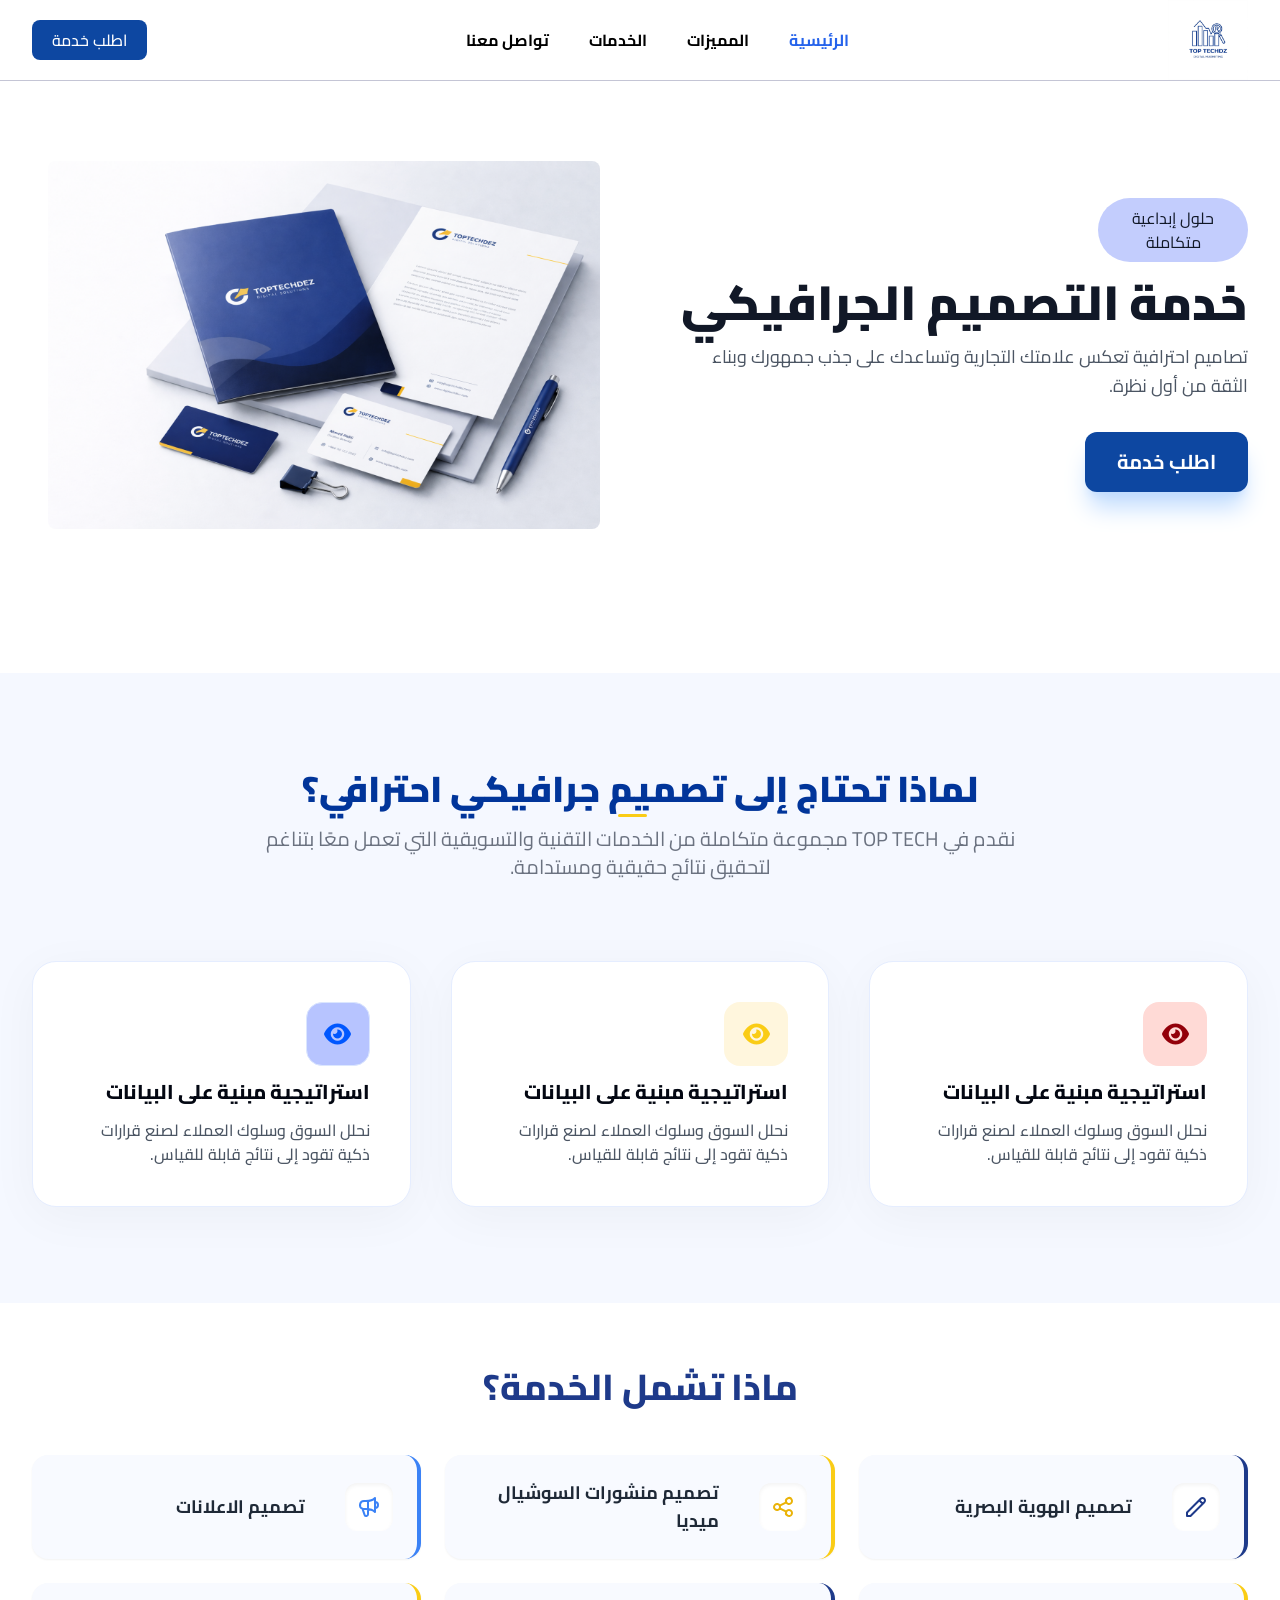
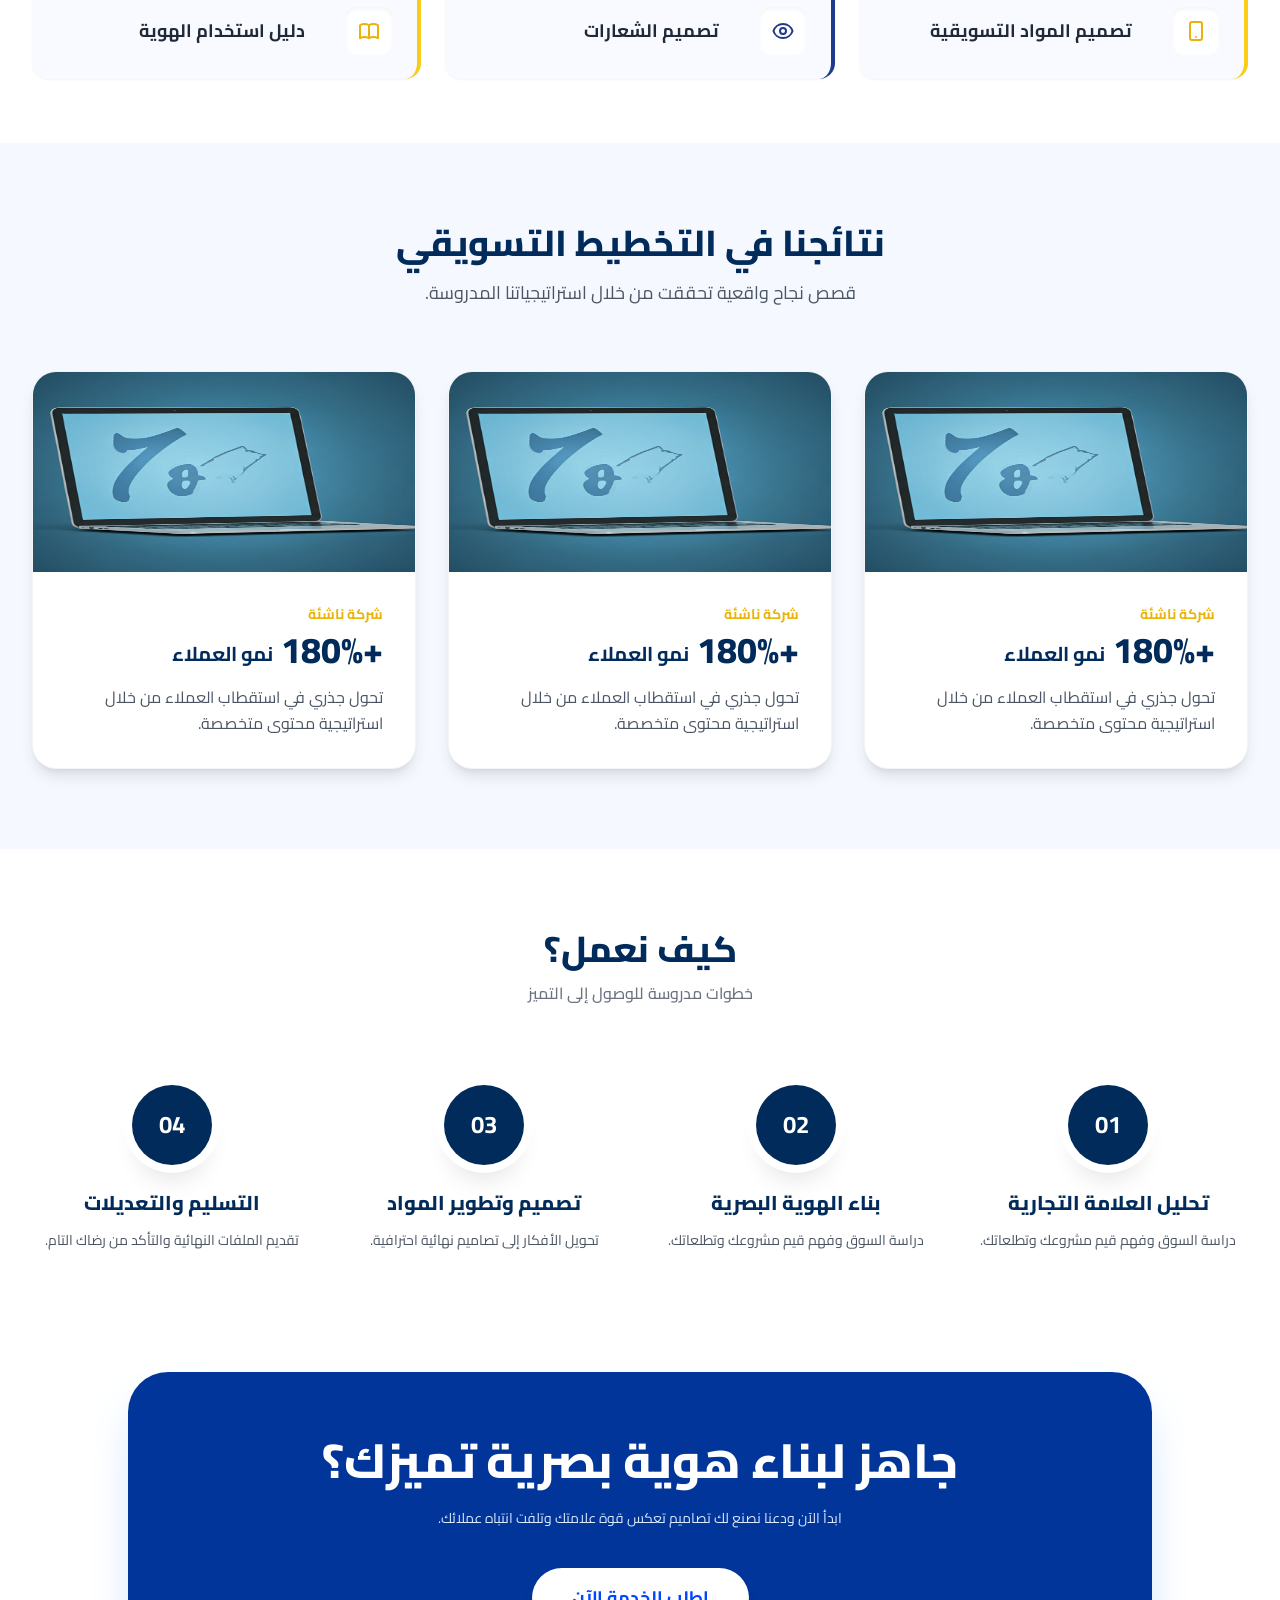
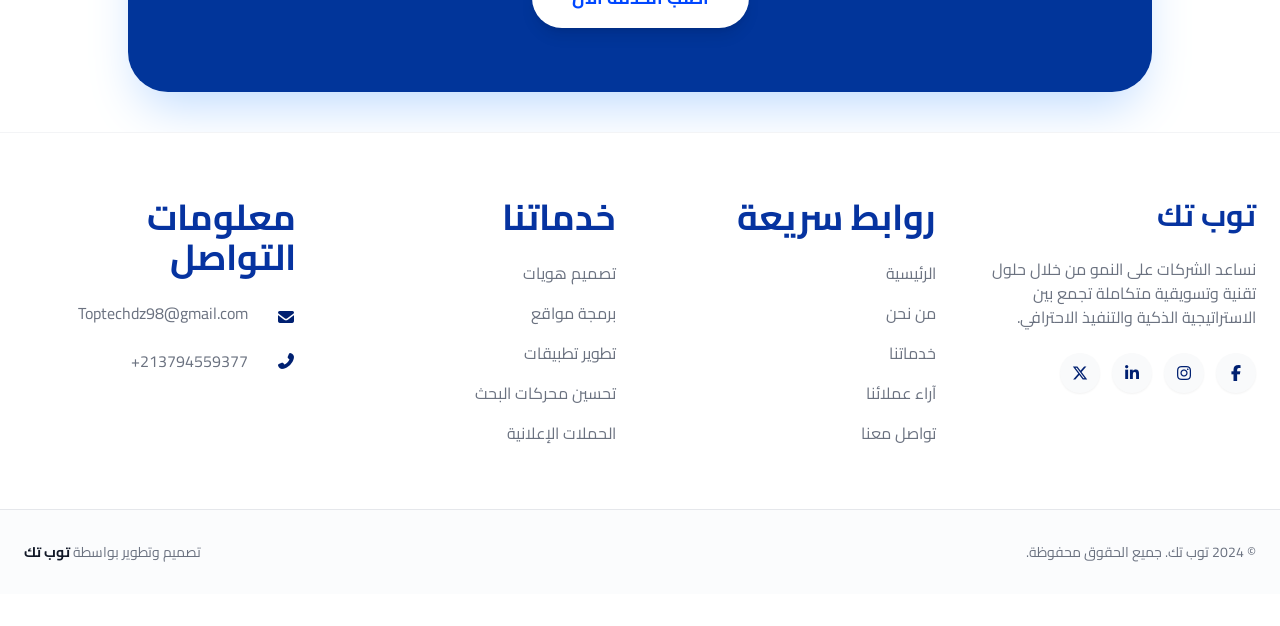
<file: services.html>
<!DOCTYPE html>
    <html lang="en">
    <head>
        <meta charset="UTF-8">

        <meta name="viewport" content="width=device-width, initial-scale=1.0">
        <title>Top Tec</title>
        <style>
            .why-need-header{
                position: relative;
            }
            .why-need-header::after{
              content: "";
    position: absolute;
    width: 29px;
    height: 3px;
    background-color: #FACC15;
    top: 45px;
    right: 601px;
    border-radius: 20px;
            }
@media(max-width:700px){
            .why-need-header::after{
                    top: 32px;
    right: 214px;
            }}
        </style>
      <link rel="stylesheet" crossorigin href="assets/input-Bs5h9TH9.css">
    </head>
    <body dir="rtl" class="font-cairo antialiased text-gray-900 bg-white">
<header class="sticky top-0 z-[100] bg-white border-b border-[rgba(196,197,213,1)]">
  <div class="max-w-7xl mx-auto px-4 sm:px-6 lg:px-8">
    <div class="flex justify-between items-center h-20">
      
      <div class="flex-shrink-0 flex items-center fadeInUp">
        <img src="img/logo.png" alt="" class="h-20">
      </div>

      <nav class="hidden lg:flex space-x-reverse space-x-10">
        <a href="#" class="text-blue-600 font-bold ">الرئيسية</a>
        <a href="#" class="text-[rgba(0,0,0,1)] font-bold hover:text-blue-600 transition">المميزات</a>
        <a href="#" class="text-[rgba(0,0,0,1)] font-bold hover:text-blue-600 transition">الخدمات</a>
        <a href="#" class="text-[rgba(0,0,0,1)] font-bold hover:text-blue-600 transition">تواصل معنا</a>
      </nav>
      <div class="flex items-center gap-3">
        <a href="#" class="hidden sm:block bg-el-bg text-white px-5 py-2 rounded-lg font-medium hover:bg-blue-700 transition">
          اطلب خدمة
        </a>
        <button id="mobile-menu-button" class="lg:hidden p-2 rounded-md text-gray-600 hover:bg-gray-100 focus:outline-none">
          <svg class="h-8 w-8" fill="none" viewBox="0 0 24 24" stroke="currentColor">
            <path stroke-linecap="round" stroke-linejoin="round" stroke-width="2" d="M4 6h16M4 12h16m-7 6h7" />
          </svg>
        </button>
      </div>
    </div>
  </div>
  <div id="mobile-menu" class="hidden lg:hidden absolute top-20 inset-x-0 bg-white shadow-xl border-b border-gray-100 transition-all duration-300 ease-in-out">
    <div class="px-4 pt-2 pb-6 space-y-1 bg-white">
      <a href="#" class="block px-3 py-4 text-base font-medium text-blue-600 bg-blue-50 rounded-md">الرئيسية</a>
      <a href="#" class="block px-3 py-4 text-base font-medium text-gray-600 hover:text-blue-600 hover:bg-gray-50 rounded-md border-b border-gray-50">المميزات</a>
      <a href="#" class="block px-3 py-4 text-base font-medium text-gray-600 hover:text-blue-600 hover:bg-gray-50 rounded-md border-b border-gray-50">الخدمات</a>
      <a href="#" class="block px-3 py-4 text-base font-medium text-gray-600 hover:text-blue-600 hover:bg-gray-50 rounded-md border-b border-gray-50">تواصل معنا</a>
      
      <div class="pt-4">
        <a href="#" class="block w-full text-center bg-el-bg text-white px-5 py-3 rounded-lg font-medium">اطلب خدمة الآن</a>
      </div>
    </div>
  </div>
</header>
<!-- hreo -->
<section  class="relative bg-white pt-16 pb-32 overflow-hidden">
  <div class="max-w-7xl mx-auto px-4 sm:px-6 lg:px-8 relative z-10">
    
    <div class="grid grid-cols-1 lg:grid-cols-2 gap-12 items-center">
      
      <div class="text-center lg:text-right space-y-8 animate-fade-in-up">
        <div class="space-y-4">
            <span class="bg-[#C3CDFD] w-[150px] p-2 rounded-full text-center block m-auto lg:m-0">حلول إبداعية متكاملة</span>
          <h1 class="text-4xl md:text-5xl font-black text-gray-900 leading-tight mb-2">
     خدمة التصميم
الجرافيكي
          </h1>
          <p class="text-lg text-gray-600 max-w-xl leading-relaxed">
        تصاميم احترافية تعكس علامتك التجارية وتساعدك على جذب جمهورك وبناء
الثقة من أول نظرة.   </p>
        </div>
        <div class="flex flex-wrap justify-center lg:justify-start gap-4">
          <a href="" class=" bg-el-bg text-white px-8 py-4 
          rounded-xl font-bold flex  items-center gap-10 hover:scale-105 transition-transform shadow-xl shadow-blue-200">
          <span class="font-cairo text-xl">  اطلب خدمة</span>  </a>
       
        </div>
      </div>
      <div class="relative group lg:block animate-fade-in-up ">
        <div class="relative   p-4 transform transition-all duration-500 group-hover:rotate-1 group-hover:scale-[1.02]">
          <img src="img/serives.png" alt="Analytics" class=" w-full animate-wiggle rounded-lg">
        </div>
      </div>
    </div>
  </div>
</section>
<!-- why need -->
<section class="relative py-24 overflow-hidden  bg-[rgba(245,248,255,1)]" >
  <div class="max-w-7xl mx-auto px-4 sm:px-6 lg:px-8 relative z-10  ">
    <div class="text-center mb-20 space-y-4 animate-fade-in-up">
      <h2 class="text-2xl md:text-4xl font-black text-[#01359A] leading-tight why-need-header">
لماذا تحتاج إلى تصميم جرافيكي احترافي؟
      </h2>
      <p class="text-gray-500 max-w-3xl mx-auto text-lg md:text-xl">
  نقدم في TOP TECH مجموعة متكاملة من الخدمات التقنية والتسويقية التي تعمل
معًا بتناغم لتحقيق نتائج حقيقية ومستدامة.      </p>
    </div>

    <div class="grid grid-cols-1 md:grid-cols-2 lg:grid-cols-3 gap-6 md:gap-10">
      <!-- first -->
 <div class=" bg-white p-8 md:p-10  items-center rounded-[1.5rem] border border-[#e5edff] shadow-[0_10px_50px_rgba(0,0,0,0.04)] hover:shadow-2xl hover:-translate-y-2 transition-all duration-300 animate-fade-in-up group relative overflow-hidden">
  
  <div class="absolute inset-0 bg-gradient-to-b from-[rgba(221,230,255,1)] to-[rgba(255,255,255,1)] -z-10 opacity-0 group-hover:opacity-100 transition-opacity duration-500"></div>

  <div class="bg-[rgba(255,218,214,1)]  lg:m-0 m-auto   w-16 h-16 rounded-2xl flex items-center justify-center mb-6 text-[#93000A]  group-hover:bg-[#0057ff] group-hover:text-white transition-colors duration-300">
     <i class="fas fa-eye text-2xl"></i>
  </div>
  
  <div class="text-center lg:text-right relative z-10">
      <h3 class="text-xl font-extrabold mt-3 text-gray-950 mb-3 group-hover:text-[#0057ff] transition-colors">
          استراتيجية مبنية على البيانات
      </h3>
      <p class="text-gray-600 leading-relaxed text-sm md:text-base font-medium">
          نحلل السوق وسلوك العملاء لصنع قرارات ذكية تقود إلى نتائج قابلة للقياس.
      </p>
  </div>
</div>
      <!-- second -->
 <div class=" bg-white p-8 md:p-10  items-center rounded-[1.5rem] border border-[#e5edff] shadow-[0_10px_50px_rgba(0,0,0,0.04)] hover:shadow-2xl hover:-translate-y-2 transition-all duration-300 animate-fade-in-up group relative overflow-hidden">
  
  <div class="absolute inset-0 bg-gradient-to-b from-[rgba(221,230,255,1)] to-[rgba(255,255,255,1)] -z-10 opacity-0 group-hover:opacity-100 transition-opacity duration-500"></div>

  <div class="bg-[#FFE08F4D]    lg:m-0 m-auto  w-16 h-16 rounded-2xl flex items-center justify-center mb-6 text-[#FACC15]  group-hover:bg-[#0057ff] group-hover:text-white transition-colors duration-300">
     <i class="fas fa-eye text-2xl"></i>
  </div>
  
  <div class="text-center lg:text-right  mt-3 relative z-10">
      <h3 class="text-xl font-extrabold text-gray-950 mb-3 group-hover:text-[#0057ff] transition-colors">
          استراتيجية مبنية على البيانات
      </h3>
      <p class="text-gray-600 leading-relaxed text-sm md:text-base font-medium">
          نحلل السوق وسلوك العملاء لصنع قرارات ذكية تقود إلى نتائج قابلة للقياس.
      </p>
  </div>
</div>     
<!-- three -->
 <div class=" bg-white p-8 md:p-10  items-center rounded-[1.5rem] border border-[#e5edff] shadow-[0_10px_50px_rgba(0,0,0,0.04)] hover:shadow-2xl hover:-translate-y-2 transition-all duration-300 animate-fade-in-up group relative overflow-hidden">
  
  <div class="absolute inset-0 bg-gradient-to-b from-[rgba(221,230,255,1)] to-[rgba(255,255,255,1)] -z-10 opacity-0 group-hover:opacity-100 transition-opacity duration-500"></div>

  <div class="bg-[#B7C4FF]   lg:m-0 m-auto  w-16 h-16 rounded-2xl flex items-center justify-center mb-6 text-[#0057ff] border border-[#dbe6fe] group-hover:bg-[#0057ff] group-hover:text-white transition-colors duration-300">
     <i class="fas fa-eye text-2xl"></i>
  </div>
  
  <div class="text-center lg:text-right relative z-10">
      <h3 class="text-xl font-extrabold  mt-3 text-gray-950 mb-3 group-hover:text-[#0057ff] transition-colors">
          استراتيجية مبنية على البيانات
      </h3>
      <p class="text-gray-600 leading-relaxed text-sm md:text-base font-medium">
          نحلل السوق وسلوك العملاء لصنع قرارات ذكية تقود إلى نتائج قابلة للقياس.
      </p>
  </div>
</div>
    </div>
  </div>
</section>
<!-- include -->
<section class="py-16 bg-white dir-rtl" dir="rtl">
  <div class="max-w-7xl mx-auto px-4 sm:px-6 lg:px-8">
    
    <div class="text-center mb-12">
      <h2 class="text-3xl md:text-4xl font-extrabold text-[#1e3a8a] mb-4">
        ماذا تشمل الخدمة؟
      </h2>
    </div>

    <div class="grid grid-cols-1 md:grid-cols-2 lg:grid-cols-3 gap-6">
      
      <div class=" flex items-center  gap-10 p-6 bg-[#f8faff] rounded-2xl border-r-4 border-[#1e3a8a] shadow-sm hover:shadow-md transition-all duration-300">
         <div class="text-[#1e3a8a] bg-white p-3 rounded-xl shadow-inner">
          <svg xmlns="http://www.w3.org/2000/svg" class="w-6 h-6" fill="none" viewBox="0 0 24 24" stroke="currentColor">
            <path stroke-linecap="round" stroke-linejoin="round" stroke-width="2" d="M15.232 5.232l3.536 3.536m-2.036-5.036a2.5 2.5 0 113.536 3.536L6.5 21.036H3v-3.572L16.732 3.732z" />
          </svg>
        </div>
        <h3 class="text-lg font-bold text-gray-800 group-hover:text-[#1e3a8a] transition-colors">تصميم الهوية البصرية</h3>
      </div>
      <div class="group flex items-center  gap-10  p-6 bg-[#f8faff] rounded-2xl border-r-4 border-yellow-400 shadow-sm hover:shadow-md transition-all duration-300">
       <div class="text-yellow-500 bg-white p-3 rounded-xl shadow-inner">
          <svg xmlns="http://www.w3.org/2000/svg" class="w-6 h-6" fill="none" viewBox="0 0 24 24" stroke="currentColor">
            <path stroke-linecap="round" stroke-linejoin="round" stroke-width="2" d="M8.684 13.342C8.886 12.938 9 12.482 9 12c0-.482-.114-.938-.316-1.342m0 2.684a3 3 0 110-2.684m0 2.684l6.632 3.316m-6.632-6l6.632-3.316m0 0a3 3 0 105.367-2.684 3 3 0 00-5.367 2.684zm0 9.316a3 3 0 105.368 2.684 3 3 0 00-5.368-2.684z" />
          </svg>
        </div>
        <h3 class="text-lg font-bold text-gray-800 group-hover:text-yellow-600 transition-colors">تصميم منشورات السوشيال ميديا</h3>
      </div>
      <div class="group flex items-center gap-10 p-6 bg-[#f8faff] rounded-2xl border-r-4 border-blue-500 shadow-sm hover:shadow-md transition-all duration-300">
       <div class="text-blue-500 bg-white p-3 rounded-xl shadow-inner">
          <svg xmlns="http://www.w3.org/2000/svg" class="w-6 h-6" fill="none" viewBox="0 0 24 24" stroke="currentColor">
            <path stroke-linecap="round" stroke-linejoin="round" stroke-width="2" d="M11 5.882V19.24a1.76 1.76 0 01-3.417.592l-2.147-6.15M18 13a3 3 0 100-6M5.436 13.683A4.001 4.001 0 017 6h1.832c4.1 0 7.625-1.234 9.168-3v14c-1.543-1.766-5.067-3-9.168-3H7a3.988 3.988 0 01-1.564-.317z" />
          </svg>
        </div>
        <h3 class="text-lg font-bold text-gray-800 group-hover:text-blue-600 transition-colors">تصميم الاعلانات</h3>
       
      </div>
      <div class="group flex items-center gap-10 p-6 bg-[#f8faff] rounded-2xl border-r-4 border-yellow-400 shadow-sm hover:shadow-md transition-all duration-300">
           <div class="text-yellow-500 bg-white p-3 rounded-xl shadow-inner">
          <svg xmlns="http://www.w3.org/2000/svg" class="w-6 h-6" fill="none" viewBox="0 0 24 24" stroke="currentColor">
            <path stroke-linecap="round" stroke-linejoin="round" stroke-width="2" d="M12 18h.01M8 21h8a2 2 0 002-2V5a2 2 0 00-2-2H8a2 2 0 00-2 2v14a2 2 0 002 2z" />
          </svg>
        </div>
        <h3 class="text-lg font-bold text-gray-800 group-hover:text-yellow-600 transition-colors">تصميم المواد التسويقية</h3>
     
      </div>
      <div class="group flex items-center gap-10 p-6 bg-[#f8faff] rounded-2xl border-r-4 border-[#1e3a8a] shadow-sm hover:shadow-md transition-all duration-300">
        <div class="text-[#1e3a8a] bg-white p-3 rounded-xl shadow-inner">
          <svg xmlns="http://www.w3.org/2000/svg" class="w-6 h-6" fill="none" viewBox="0 0 24 24" stroke="currentColor">
            <path stroke-linecap="round" stroke-linejoin="round" stroke-width="2" d="M15 12a3 3 0 11-6 0 3 3 0 016 0z" />
            <path stroke-linecap="round" stroke-linejoin="round" stroke-width="2" d="M2.458 12C3.732 7.943 7.523 5 12 5c4.478 0 8.268 2.943 9.542 7-1.274 4.057-5.064 7-9.542 7-4.477 0-8.268-2.943-9.542-7z" />
          </svg>
        </div> <h3 class="text-lg font-bold text-gray-800 group-hover:text-[#1e3a8a] transition-colors">تصميم الشعارات</h3>
       
      </div>

      <div class="group flex items-center gap-10 p-6 bg-[#f8faff] rounded-2xl border-r-4 border-yellow-400 shadow-sm hover:shadow-md transition-all duration-300">
         <div class="text-yellow-500 bg-white p-3 rounded-xl shadow-inner">
          <svg xmlns="http://www.w3.org/2000/svg" class="w-6 h-6" fill="none" viewBox="0 0 24 24" stroke="currentColor">
            <path stroke-linecap="round" stroke-linejoin="round" stroke-width="2" d="M12 6.253v13m0-13C10.832 5.477 9.246 5 7.5 5S4.168 5.477 3 6.253v13C4.168 18.477 5.754 18 7.5 18s3.332.477 4.5 1.253m0-13C13.168 5.477 14.754 5 16.5 5c1.747 0 3.332.477 4.5 1.253v13C19.832 18.477 18.247 18 16.5 18c-1.746 0-3.332.477-4.5 1.253" />
          </svg>
        </div>
            <h3 class="text-lg font-bold text-gray-800 group-hover:text-yellow-600 transition-colors">دليل استخدام الهوية</h3>
   
      </div>

    </div>
  </div>
</section>
<!-- portifiolo -->
<section class="py-16 md:py-20 bg-[#F5F8FF]" dir="rtl">
  <div class="max-w-7xl mx-auto px-4 sm:px-6 lg:px-8">
    
    <div class="text-center mb-16">
      <h2 class="text-3xl md:text-4xl font-extrabold text-[#002B5B] mb-4">
        نتائجنا في التخطيط التسويقي
      </h2>
      <p class="text-lg text-gray-600 max-w-2xl mx-auto">
        قصص نجاح واقعية تحققت من خلال استراتيجياتنا المدروسة.
      </p>
    </div>

    <div class="grid grid-cols-1 md:grid-cols-2 lg:grid-cols-3 gap-8">
      <!-- first -->
      <div class="bg-white rounded-3xl overflow-hidden shadow-lg border border-gray-100 transform transition-all duration-300 hover:-translate-y-2 hover:shadow-2xl">
        <div class="aspect-w-16 aspect-h-9 flex items-end">
          <img src="img/service2_2.png" alt="رسم بياني للنمو" class="w-full h-[200px] object-fill">
        </div>
        <div class="p-8 lg:text-right text-center">
          <p class="text-sm font-bold text-yellow-500 mb-2">شركة ناشئة</p>
          <h3 class="text-4xl font-extrabold text-[#002B5B] mb-2 leading-none">
            +180% <span class="text-xl font-bold align-middle">نمو العملاء</span>
          </h3>
          <p class="text-gray-600 text-base leading-relaxed mt-4">
            تحول جذري في استقطاب العملاء من خلال استراتيجية محتوى متخصصة.
          </p>
        </div>
      </div>
   <!-- first -->
      <div class="bg-white rounded-3xl overflow-hidden shadow-lg border border-gray-100 transform transition-all duration-300 hover:-translate-y-2 hover:shadow-2xl">
        <div class="aspect-w-16 aspect-h-9 flex items-end">
          <img src="img/service2_2.png" alt="رسم بياني للنمو" class="w-full h-[200px] object-fill">
        </div>
        <div class="p-8 lg:text-right text-center">
          <p class="text-sm font-bold text-yellow-500 mb-2">شركة ناشئة</p>
          <h3 class="text-4xl font-extrabold text-[#002B5B] mb-2 leading-none">
            +180% <span class="text-xl font-bold align-middle">نمو العملاء</span>
          </h3>
          <p class="text-gray-600 text-base leading-relaxed mt-4">
            تحول جذري في استقطاب العملاء من خلال استراتيجية محتوى متخصصة.
          </p>
        </div>
      </div>
   <!-- first -->
      <div class="bg-white rounded-3xl overflow-hidden shadow-lg border border-gray-100 transform transition-all duration-300 hover:-translate-y-2 hover:shadow-2xl">
        <div class="aspect-w-16 aspect-h-9 flex items-end">
          <img src="img/service2_2.png" alt="رسم بياني للنمو" class="w-full h-[200px] object-fill">
        </div>
        <div class="p-8 lg:text-right text-center">
          <p class="text-sm font-bold text-yellow-500 mb-2">شركة ناشئة</p>
          <h3 class="text-4xl font-extrabold text-[#002B5B] mb-2 leading-none">
            +180% <span class="text-xl font-bold align-middle">نمو العملاء</span>
          </h3>
          <p class="text-gray-600 text-base leading-relaxed mt-4">
            تحول جذري في استقطاب العملاء من خلال استراتيجية محتوى متخصصة.
          </p>
        </div>
      </div>


    </div>
  </div>
</section>
<!-- how work -->
<section class="py-20 bg-white" dir="rtl">
  <div class="max-w-7xl mx-auto px-4 sm:px-6 lg:px-8">
    
    <div class="text-center mb-20">
      <h2 class="text-3xl md:text-4xl font-extrabold text-[#002B5B] mb-3">
        كيف نعمل؟
      </h2>
      <p class="text-gray-500 font-medium">خطوات مدروسة للوصول إلى التميز</p>
    </div>

    <div class="relative">
      
      <div class="hidden lg:block absolute top-10 left-0 right-0 h-0.5 bg-gray-100 -z-10"></div>

      <div class="grid grid-cols-1 md:grid-cols-2 lg:grid-cols-4 gap-12 lg:gap-8">
        
        <div class="flex flex-col items-center text-center group">
          <div class="w-20 h-20 rounded-full bg-[#002B5B] text-white flex items-center justify-center text-2xl font-bold mb-6 shadow-xl group-hover:scale-110 transition-transform duration-300 ring-8 ring-white">
            01
          </div>
          <h3 class="text-xl font-extrabold text-[#002B5B] mb-3">تحليل العلامة التجارية</h3>
          <p class="text-gray-600 leading-relaxed text-sm">
            دراسة السوق وفهم قيم مشروعك وتطلعاتك.
          </p>
        </div>

        <div class="flex flex-col items-center text-center group">
          <div class="w-20 h-20 rounded-full bg-[#002B5B] text-white flex items-center justify-center text-2xl font-bold mb-6 shadow-xl group-hover:scale-110 transition-transform duration-300 ring-8 ring-white">
            02
          </div>
          <h3 class="text-xl font-extrabold text-[#002B5B] mb-3">بناء الهوية البصرية</h3>
          <p class="text-gray-600 leading-relaxed text-sm">
            دراسة السوق وفهم قيم مشروعك وتطلعاتك.
          </p>
        </div>

        <div class="flex flex-col items-center text-center group">
          <div class="w-20 h-20 rounded-full bg-[#002B5B] text-white flex items-center justify-center text-2xl font-bold mb-6 shadow-xl group-hover:scale-110 transition-transform duration-300 ring-8 ring-white">
            03
          </div>
          <h3 class="text-xl font-extrabold text-[#002B5B] mb-3">تصميم وتطوير المواد</h3>
          <p class="text-gray-600 leading-relaxed text-sm">
            تحويل الأفكار إلى تصاميم نهائية احترافية.
          </p>
        </div>

        <div class="flex flex-col items-center text-center group">
          <div class="w-20 h-20 rounded-full bg-[#002B5B] text-white flex items-center justify-center text-2xl font-bold mb-6 shadow-xl group-hover:scale-110 transition-transform duration-300 ring-8 ring-white">
            04
          </div>
          <h3 class="text-xl font-extrabold text-[#002B5B] mb-3">التسليم والتعديلات</h3>
          <p class="text-gray-600 leading-relaxed text-sm">
            تقديم الملفات النهائية والتأكد من رضاك التام.
          </p>
        </div>

      </div>
    </div>
  </div>
</section>

<section class="py-10 px-4">
  <div class="max-w-5xl mx-auto bg-[#01359A] rounded-[2.5rem] p-10 md:p-16 text-center shadow-2xl shadow-blue-200">
    <h2 class="text-3xl md:text-5xl font-extrabold text-white mb-6">
      جاهز لبناء هوية بصرية تميزك؟
    </h2>
    <p class="text-blue-100 text-lg md:text-sm mb-10 max-w-2xl mx-auto leading-relaxed">
      ابدأ الآن ودعنا نصنع لك تصاميم تعكس قوة علامتك وتلفت انتباه عملائك.
    </p>
    <button class="bg-white text-[#0047FF] px-10 py-4 rounded-full font-bold text-lg hover:bg-gray-100 transition-all transform hover:scale-105 shadow-lg">
      اطلب الخدمة الآن
    </button>
  </div>
</section>
<footer class="bg-white pt-16 pb-8 border-t border-gray-100" dir="rtl" style="font-family: 'Cairo', sans-serif;">
  <div class="max-w-7xl mx-auto px-6">
    
    <div class="grid grid-cols-1 sm:grid-cols-2 lg:grid-cols-4 gap-12 mb-16">
      
      <div class="space-y-6">
        <h3 class="text-3xl text-[#0633a0] font-bold">توب تك</h3>
        <p class="text-gray-500 leading-relaxed text-sm md:text-base">
          نساعد الشركات على النمو من خلال حلول تقنية وتسويقية متكاملة تجمع بين الاستراتيجية الذكية والتنفيذ الاحترافي.
        </p>
        <div class="flex items-center gap-3">
          <a href="#" class="w-10 h-10 flex items-center justify-center rounded-full bg-gray-50 text-[rgba(0,32,113,1)]  hover:bg-[#0057ff] hover:text-white transition-all shadow-sm">
            <i class="fab fa-facebook-f"></i>
          </a>
          <a href="#" class="w-10 h-10 flex items-center justify-center rounded-full bg-gray-50 text-[rgba(0,32,113,1)]  hover:bg-[#0057ff] hover:text-white transition-all shadow-sm">
            <i class="fab fa-instagram"></i>
          </a>
          <a href="#" class="w-10 h-10 flex items-center justify-center rounded-full bg-gray-50 text-[rgba(0,32,113,1)]  hover:bg-[#0057ff] hover:text-white transition-all shadow-sm">
            <i class="fab fa-linkedin-in"></i>
          </a>
          <a href="#" class="w-10 h-10 flex items-center justify-center rounded-full bg-gray-50 text-[rgba(0,32,113,1)]  hover:bg-[#0057ff] hover:text-white transition-all shadow-sm">
            <i class="fab fa-x-twitter"></i>
          </a>
        </div>
      </div>

      <div class="space-y-6">
        <h3 class="text-4xl text-[#0633a0] font-bold">روابط سريعة</h3>
        <ul class="space-y-4">
          <li><a href="#" class="text-gray-500 hover:text-[#0057ff] hover:pr-2 transition-all">الرئيسية</a></li>
          <li><a href="#" class="text-gray-500 hover:text-[#0057ff] hover:pr-2 transition-all">من نحن</a></li>
          <li><a href="#" class="text-gray-500 hover:text-[#0057ff] hover:pr-2 transition-all">خدماتنا</a></li>
          <li><a href="#" class="text-gray-500 hover:text-[#0057ff] hover:pr-2 transition-all">آراء عملائنا</a></li>
          <li><a href="#" class="text-gray-500 hover:text-[#0057ff] hover:pr-2 transition-all">تواصل معنا</a></li>
        </ul>
      </div>

      <div class="space-y-6">
        <h3 class="text-4xl text-[#0633a0] font-bold">خدماتنا</h3>
        <ul class="space-y-4">
          <li><a href="#" class="text-gray-500 hover:text-[#0057ff] hover:pr-2 transition-all">تصميم هويات</a></li>
          <li><a href="#" class="text-gray-500 hover:text-[#0057ff] hover:pr-2 transition-all">برمجة مواقع</a></li>
          <li><a href="#" class="text-gray-500 hover:text-[#0057ff] hover:pr-2 transition-all">تطوير تطبيقات</a></li>
          <li><a href="#" class="text-gray-500 hover:text-[#0057ff] hover:pr-2 transition-all">تحسين محركات البحث</a></li>
          <li><a href="#" class="text-gray-500 hover:text-[#0057ff] hover:pr-2 transition-all">الحملات الإعلانية</a></li>
        </ul>
      </div>

      <div class="space-y-6">
        <h3 class="text-4xl text-[#0633a0] font-bold">معلومات التواصل</h3>
        <ul class="space-y-5">
          <li class="flex items-start gap-7">
            <span class="text-[rgba(0,32,113,1)] mt-1"><i class="fas fa-envelope"></i></span>
            <span class="text-gray-500 break-all">Toptechdz98@gmail.com</span>
          </li>
          <li class="flex items-center gap-7">
            <span class="text-[rgba(0,32,113,1)] "><i class="fas fa-phone-alt"></i></span>
            <span class="text-gray-500" dir="ltr">+213794559377</span>
          </li>
        </ul>
      </div>

    </div>

  </div>
  
<section class="w-full px-6 py-8 border-t bg-slate-50/50 border-gray-200">
    <div class="max-w-7xl mx-auto flex flex-col md:flex-row justify-between items-center gap-4 text-center md:text-left">
        
        <p class="text-gray-500 text-sm">
            © 2024 توب تك. جميع الحقوق محفوظة.
        </p>

        <p class="text-gray-500 text-sm">
            تصميم وتطوير بواسطة <span class="text-gray-900 font-bold">توب تك</span>
        </p>
        
    </div>
</section>
<script>
  const btn = document.getElementById('mobile-menu-button');
  const menu = document.getElementById('mobile-menu');
  btn.addEventListener('click', () => {
    menu.classList.toggle('hidden');
  });
</script>
</body>

</html>
</file>
<file: assets/input-Bs5h9TH9.css>
@import "https://fonts.googleapis.com/css2?family=Cairo:wght@200..1000&display=swap";.fa-solid,.fa-regular,.fa-brands,.fa-classic,.fas,.far,.fab,.fa{--_fa-family:var(--fa-family,var(--fa-style-family,"Font Awesome 7 Free"));-webkit-font-smoothing:antialiased;-moz-osx-font-smoothing:grayscale;display:var(--fa-display,inline-block);font-family:var(--_fa-family);font-feature-settings:normal;font-synthesis:none;font-variant:normal;font-style:normal;font-weight:var(--fa-style,900);text-align:center;text-rendering:auto;width:var(--fa-width,1.25em);line-height:1}:is(.fas,.far,.fab,.fa-solid,.fa-regular,.fa-brands,.fa-classic,.fa):before{content:var(--fa)/""}@supports not (content:""/""){:is(.fas,.far,.fab,.fa-solid,.fa-regular,.fa-brands,.fa-classic,.fa):before{content:var(--fa)}}.fa-1x{font-size:1em}.fa-2x{font-size:2em}.fa-3x{font-size:3em}.fa-4x{font-size:4em}.fa-5x{font-size:5em}.fa-6x{font-size:6em}.fa-7x{font-size:7em}.fa-8x{font-size:8em}.fa-9x{font-size:9em}.fa-10x{font-size:10em}.fa-2xs{vertical-align:.225em;font-size:.625em;line-height:.1em}.fa-xs{vertical-align:.125em;font-size:.75em;line-height:.0833333em}.fa-sm{vertical-align:.0535715em;font-size:.875em;line-height:.0714286em}.fa-lg{vertical-align:-.075em;font-size:1.25em;line-height:.05em}.fa-xl{vertical-align:-.125em;font-size:1.5em;line-height:.0416667em}.fa-2xl{vertical-align:-.1875em;font-size:2em;line-height:.03125em}.fa-width-auto{--fa-width:auto}.fa-fw,.fa-width-fixed{--fa-width:1.25em}.fa-ul{margin-inline-start:var(--fa-li-margin,2.5em);padding-inline-start:0;list-style-type:none}.fa-ul>li{position:relative}.fa-li{text-align:center;width:var(--fa-li-width,2em);line-height:inherit;position:absolute;inset-inline-start:calc(-1 * var(--fa-li-width,2em))}.fa-border{border-color:var(--fa-border-color,#eee);border-radius:var(--fa-border-radius,.1em);border-style:var(--fa-border-style,solid);border-width:var(--fa-border-width,.0625em);box-sizing:var(--fa-border-box-sizing,content-box);padding:var(--fa-border-padding,.1875em .25em)}.fa-pull-left,.fa-pull-start{float:inline-start;margin-inline-end:var(--fa-pull-margin,.3em)}.fa-pull-right,.fa-pull-end{float:inline-end;margin-inline-start:var(--fa-pull-margin,.3em)}.fa-beat{animation-name:fa-beat;animation-delay:var(--fa-animation-delay,0s);animation-direction:var(--fa-animation-direction,normal);animation-duration:var(--fa-animation-duration,1s);animation-iteration-count:var(--fa-animation-iteration-count,infinite);animation-timing-function:var(--fa-animation-timing,ease-in-out)}.fa-bounce{animation-name:fa-bounce;animation-delay:var(--fa-animation-delay,0s);animation-direction:var(--fa-animation-direction,normal);animation-duration:var(--fa-animation-duration,1s);animation-iteration-count:var(--fa-animation-iteration-count,infinite);animation-timing-function:var(--fa-animation-timing,cubic-bezier(.28, .84, .42, 1))}.fa-fade{animation-name:fa-fade;animation-delay:var(--fa-animation-delay,0s);animation-direction:var(--fa-animation-direction,normal);animation-duration:var(--fa-animation-duration,1s);animation-iteration-count:var(--fa-animation-iteration-count,infinite);animation-timing-function:var(--fa-animation-timing,cubic-bezier(.4, 0, .6, 1))}.fa-beat-fade{animation-name:fa-beat-fade;animation-delay:var(--fa-animation-delay,0s);animation-direction:var(--fa-animation-direction,normal);animation-duration:var(--fa-animation-duration,1s);animation-iteration-count:var(--fa-animation-iteration-count,infinite);animation-timing-function:var(--fa-animation-timing,cubic-bezier(.4, 0, .6, 1))}.fa-flip{animation-name:fa-flip;animation-delay:var(--fa-animation-delay,0s);animation-direction:var(--fa-animation-direction,normal);animation-duration:var(--fa-animation-duration,1s);animation-iteration-count:var(--fa-animation-iteration-count,infinite);animation-timing-function:var(--fa-animation-timing,ease-in-out)}.fa-shake{animation-name:fa-shake;animation-delay:var(--fa-animation-delay,0s);animation-direction:var(--fa-animation-direction,normal);animation-duration:var(--fa-animation-duration,1s);animation-iteration-count:var(--fa-animation-iteration-count,infinite);animation-timing-function:var(--fa-animation-timing,linear)}.fa-spin{animation-name:fa-spin;animation-delay:var(--fa-animation-delay,0s);animation-direction:var(--fa-animation-direction,normal);animation-duration:var(--fa-animation-duration,2s);animation-iteration-count:var(--fa-animation-iteration-count,infinite);animation-timing-function:var(--fa-animation-timing,linear)}.fa-spin-reverse{--fa-animation-direction:reverse}.fa-pulse,.fa-spin-pulse{animation-name:fa-spin;animation-direction:var(--fa-animation-direction,normal);animation-duration:var(--fa-animation-duration,1s);animation-iteration-count:var(--fa-animation-iteration-count,infinite);animation-timing-function:var(--fa-animation-timing,steps(8))}@media (prefers-reduced-motion:reduce){.fa-beat,.fa-bounce,.fa-fade,.fa-beat-fade,.fa-flip,.fa-pulse,.fa-shake,.fa-spin,.fa-spin-pulse{transition:none!important;animation:none!important}}@keyframes fa-beat{0%,90%{transform:scale(1)}45%{transform:scale(var(--fa-beat-scale,1.25))}}@keyframes fa-bounce{0%{transform:scale(1)translateY(0)}10%{transform:scale(var(--fa-bounce-start-scale-x,1.1), var(--fa-bounce-start-scale-y,.9)) translateY(0)}30%{transform:scale(var(--fa-bounce-jump-scale-x,.9), var(--fa-bounce-jump-scale-y,1.1)) translateY(var(--fa-bounce-height,-.5em))}50%{transform:scale(var(--fa-bounce-land-scale-x,1.05), var(--fa-bounce-land-scale-y,.95)) translateY(0)}57%{transform:scale(1, 1) translateY(var(--fa-bounce-rebound,-.125em))}64%{transform:scale(1)translateY(0)}to{transform:scale(1)translateY(0)}}@keyframes fa-fade{50%{opacity:var(--fa-fade-opacity,.4)}}@keyframes fa-beat-fade{0%,to{opacity:var(--fa-beat-fade-opacity,.4);transform:scale(1)}50%{opacity:1;transform:scale(var(--fa-beat-fade-scale,1.125))}}@keyframes fa-flip{50%{transform:rotate3d(var(--fa-flip-x,0), var(--fa-flip-y,1), var(--fa-flip-z,0), var(--fa-flip-angle,-180deg))}}@keyframes fa-shake{0%{transform:rotate(-15deg)}4%{transform:rotate(15deg)}8%,24%{transform:rotate(-18deg)}12%,28%{transform:rotate(18deg)}16%{transform:rotate(-22deg)}20%{transform:rotate(22deg)}32%{transform:rotate(-12deg)}36%{transform:rotate(12deg)}40%,to{transform:rotate(0)}}@keyframes fa-spin{0%{transform:rotate(0)}to{transform:rotate(360deg)}}.fa-rotate-90{transform:rotate(90deg)}.fa-rotate-180{transform:rotate(180deg)}.fa-rotate-270{transform:rotate(270deg)}.fa-flip-horizontal{transform:scaleX(-1)}.fa-flip-vertical{transform:scaleY(-1)}.fa-flip-both,.fa-flip-horizontal.fa-flip-vertical{transform:scale(-1)}.fa-rotate-by{transform:rotate(var(--fa-rotate-angle,0))}.fa-stack{vertical-align:middle;width:2.5em;height:2em;line-height:2em;display:inline-block;position:relative}.fa-stack-1x,.fa-stack-2x{--fa-width:100%;text-align:center;width:var(--fa-width);z-index:var(--fa-stack-z-index,auto);position:absolute;inset:0}.fa-stack-1x{line-height:inherit}.fa-stack-2x{font-size:2em}.fa-inverse{color:var(--fa-inverse,#fff)}.fa-0{--fa:"0"}.fa-1{--fa:"1"}.fa-2{--fa:"2"}.fa-3{--fa:"3"}.fa-4{--fa:"4"}.fa-5{--fa:"5"}.fa-6{--fa:"6"}.fa-7{--fa:"7"}.fa-8{--fa:"8"}.fa-9{--fa:"9"}.fa-exclamation{--fa:"!"}.fa-hashtag{--fa:"#"}.fa-dollar-sign,.fa-dollar,.fa-usd{--fa:"$"}.fa-percent,.fa-percentage{--fa:"%"}.fa-asterisk{--fa:"*"}.fa-plus,.fa-add{--fa:"+"}.fa-less-than{--fa:"<"}.fa-equals{--fa:"="}.fa-greater-than{--fa:">"}.fa-question{--fa:"?"}.fa-at{--fa:"@"}.fa-a{--fa:"A"}.fa-b{--fa:"B"}.fa-c{--fa:"C"}.fa-d{--fa:"D"}.fa-e{--fa:"E"}.fa-f{--fa:"F"}.fa-g{--fa:"G"}.fa-h{--fa:"H"}.fa-i{--fa:"I"}.fa-j{--fa:"J"}.fa-k{--fa:"K"}.fa-l{--fa:"L"}.fa-m{--fa:"M"}.fa-n{--fa:"N"}.fa-o{--fa:"O"}.fa-p{--fa:"P"}.fa-q{--fa:"Q"}.fa-r{--fa:"R"}.fa-s{--fa:"S"}.fa-t{--fa:"T"}.fa-u{--fa:"U"}.fa-v{--fa:"V"}.fa-w{--fa:"W"}.fa-x{--fa:"X"}.fa-y{--fa:"Y"}.fa-z{--fa:"Z"}.fa-faucet{--fa:""}.fa-faucet-drip{--fa:""}.fa-house-chimney-window{--fa:""}.fa-house-signal{--fa:""}.fa-temperature-arrow-down,.fa-temperature-down{--fa:""}.fa-temperature-arrow-up,.fa-temperature-up{--fa:""}.fa-trailer{--fa:""}.fa-bacteria{--fa:""}.fa-bacterium{--fa:""}.fa-box-tissue{--fa:""}.fa-hand-holding-medical{--fa:""}.fa-hand-sparkles{--fa:""}.fa-hands-bubbles,.fa-hands-wash{--fa:""}.fa-handshake-slash,.fa-handshake-alt-slash,.fa-handshake-simple-slash{--fa:""}.fa-head-side-cough{--fa:""}.fa-head-side-cough-slash{--fa:""}.fa-head-side-mask{--fa:""}.fa-head-side-virus{--fa:""}.fa-house-chimney-user{--fa:""}.fa-house-laptop,.fa-laptop-house{--fa:""}.fa-lungs-virus{--fa:""}.fa-people-arrows,.fa-people-arrows-left-right{--fa:""}.fa-plane-slash{--fa:""}.fa-pump-medical{--fa:""}.fa-pump-soap{--fa:""}.fa-shield-virus{--fa:""}.fa-sink{--fa:""}.fa-soap{--fa:""}.fa-stopwatch-20{--fa:""}.fa-shop-slash,.fa-store-alt-slash{--fa:""}.fa-store-slash{--fa:""}.fa-toilet-paper-slash{--fa:""}.fa-users-slash{--fa:""}.fa-virus{--fa:""}.fa-virus-slash{--fa:""}.fa-viruses{--fa:""}.fa-vest{--fa:""}.fa-vest-patches{--fa:""}.fa-arrow-trend-down{--fa:""}.fa-arrow-trend-up{--fa:""}.fa-arrow-up-from-bracket{--fa:""}.fa-austral-sign{--fa:""}.fa-baht-sign{--fa:""}.fa-bitcoin-sign{--fa:""}.fa-bolt-lightning{--fa:""}.fa-book-bookmark{--fa:""}.fa-camera-rotate{--fa:""}.fa-cedi-sign{--fa:""}.fa-chart-column{--fa:""}.fa-chart-gantt{--fa:""}.fa-clapperboard{--fa:""}.fa-closed-captioning-slash{--fa:""}.fa-clover{--fa:""}.fa-code-compare{--fa:""}.fa-code-fork{--fa:""}.fa-code-pull-request{--fa:""}.fa-colon-sign{--fa:""}.fa-cruzeiro-sign{--fa:""}.fa-display{--fa:""}.fa-dong-sign{--fa:""}.fa-elevator{--fa:""}.fa-filter-circle-xmark{--fa:""}.fa-florin-sign{--fa:""}.fa-folder-closed{--fa:""}.fa-franc-sign{--fa:""}.fa-guarani-sign{--fa:""}.fa-gun{--fa:""}.fa-hands-clapping{--fa:""}.fa-house-user,.fa-home-user{--fa:""}.fa-indian-rupee-sign,.fa-indian-rupee,.fa-inr{--fa:""}.fa-kip-sign{--fa:""}.fa-lari-sign{--fa:""}.fa-litecoin-sign{--fa:""}.fa-manat-sign{--fa:""}.fa-mask-face{--fa:""}.fa-mill-sign{--fa:""}.fa-money-bills{--fa:""}.fa-naira-sign{--fa:""}.fa-notdef{--fa:""}.fa-panorama{--fa:""}.fa-peseta-sign{--fa:""}.fa-peso-sign{--fa:""}.fa-plane-up{--fa:""}.fa-rupiah-sign{--fa:""}.fa-stairs{--fa:""}.fa-timeline{--fa:""}.fa-truck-front{--fa:""}.fa-turkish-lira-sign,.fa-try,.fa-turkish-lira{--fa:""}.fa-vault{--fa:""}.fa-wand-magic-sparkles,.fa-magic-wand-sparkles{--fa:""}.fa-wheat-awn,.fa-wheat-alt{--fa:""}.fa-wheelchair-move,.fa-wheelchair-alt{--fa:""}.fa-bangladeshi-taka-sign{--fa:""}.fa-bowl-rice{--fa:""}.fa-person-pregnant{--fa:""}.fa-house-chimney,.fa-home-lg{--fa:""}.fa-house-crack{--fa:""}.fa-house-medical{--fa:""}.fa-cent-sign{--fa:""}.fa-plus-minus{--fa:""}.fa-sailboat{--fa:""}.fa-section{--fa:""}.fa-shrimp{--fa:""}.fa-brazilian-real-sign{--fa:""}.fa-chart-simple{--fa:""}.fa-diagram-next{--fa:""}.fa-diagram-predecessor{--fa:""}.fa-diagram-successor{--fa:""}.fa-earth-oceania,.fa-globe-oceania{--fa:""}.fa-bug-slash{--fa:""}.fa-file-circle-plus{--fa:""}.fa-shop-lock{--fa:""}.fa-virus-covid{--fa:""}.fa-virus-covid-slash{--fa:""}.fa-anchor-circle-check{--fa:""}.fa-anchor-circle-exclamation{--fa:""}.fa-anchor-circle-xmark{--fa:""}.fa-anchor-lock{--fa:""}.fa-arrow-down-up-across-line{--fa:""}.fa-arrow-down-up-lock{--fa:""}.fa-arrow-right-to-city{--fa:""}.fa-arrow-up-from-ground-water{--fa:""}.fa-arrow-up-from-water-pump{--fa:""}.fa-arrow-up-right-dots{--fa:""}.fa-arrows-down-to-line{--fa:""}.fa-arrows-down-to-people{--fa:""}.fa-arrows-left-right-to-line{--fa:""}.fa-arrows-spin{--fa:""}.fa-arrows-split-up-and-left{--fa:""}.fa-arrows-to-circle{--fa:""}.fa-arrows-to-dot{--fa:""}.fa-arrows-to-eye{--fa:""}.fa-arrows-turn-right{--fa:""}.fa-arrows-turn-to-dots{--fa:""}.fa-arrows-up-to-line{--fa:""}.fa-bore-hole{--fa:""}.fa-bottle-droplet{--fa:""}.fa-bottle-water{--fa:""}.fa-bowl-food{--fa:""}.fa-boxes-packing{--fa:""}.fa-bridge{--fa:""}.fa-bridge-circle-check{--fa:""}.fa-bridge-circle-exclamation{--fa:""}.fa-bridge-circle-xmark{--fa:""}.fa-bridge-lock{--fa:""}.fa-bridge-water{--fa:""}.fa-bucket{--fa:""}.fa-bugs{--fa:""}.fa-building-circle-arrow-right{--fa:""}.fa-building-circle-check{--fa:""}.fa-building-circle-exclamation{--fa:""}.fa-building-circle-xmark{--fa:""}.fa-building-flag{--fa:""}.fa-building-lock{--fa:""}.fa-building-ngo{--fa:""}.fa-building-shield{--fa:""}.fa-building-un{--fa:""}.fa-building-user{--fa:""}.fa-building-wheat{--fa:""}.fa-burst{--fa:""}.fa-car-on{--fa:""}.fa-car-tunnel{--fa:""}.fa-child-combatant,.fa-child-rifle{--fa:""}.fa-children{--fa:""}.fa-circle-nodes{--fa:""}.fa-clipboard-question{--fa:""}.fa-cloud-showers-water{--fa:""}.fa-computer{--fa:""}.fa-cubes-stacked{--fa:""}.fa-envelope-circle-check{--fa:""}.fa-explosion{--fa:""}.fa-ferry{--fa:""}.fa-file-circle-exclamation{--fa:""}.fa-file-circle-minus{--fa:""}.fa-file-circle-question{--fa:""}.fa-file-shield{--fa:""}.fa-fire-burner{--fa:""}.fa-fish-fins{--fa:""}.fa-flask-vial{--fa:""}.fa-glass-water{--fa:""}.fa-glass-water-droplet{--fa:""}.fa-group-arrows-rotate{--fa:""}.fa-hand-holding-hand{--fa:""}.fa-handcuffs{--fa:""}.fa-hands-bound{--fa:""}.fa-hands-holding-child{--fa:""}.fa-hands-holding-circle{--fa:""}.fa-heart-circle-bolt{--fa:""}.fa-heart-circle-check{--fa:""}.fa-heart-circle-exclamation{--fa:""}.fa-heart-circle-minus{--fa:""}.fa-heart-circle-plus{--fa:""}.fa-heart-circle-xmark{--fa:""}.fa-helicopter-symbol{--fa:""}.fa-helmet-un{--fa:""}.fa-hill-avalanche{--fa:""}.fa-hill-rockslide{--fa:""}.fa-house-circle-check{--fa:""}.fa-house-circle-exclamation{--fa:""}.fa-house-circle-xmark{--fa:""}.fa-house-fire{--fa:""}.fa-house-flag{--fa:""}.fa-house-flood-water{--fa:""}.fa-house-flood-water-circle-arrow-right{--fa:""}.fa-house-lock{--fa:""}.fa-house-medical-circle-check{--fa:""}.fa-house-medical-circle-exclamation{--fa:""}.fa-house-medical-circle-xmark{--fa:""}.fa-house-medical-flag{--fa:""}.fa-house-tsunami{--fa:""}.fa-jar{--fa:""}.fa-jar-wheat{--fa:""}.fa-jet-fighter-up{--fa:""}.fa-jug-detergent{--fa:""}.fa-kitchen-set{--fa:""}.fa-land-mine-on{--fa:""}.fa-landmark-flag{--fa:""}.fa-laptop-file{--fa:""}.fa-lines-leaning{--fa:""}.fa-location-pin-lock{--fa:""}.fa-locust{--fa:""}.fa-magnifying-glass-arrow-right{--fa:""}.fa-magnifying-glass-chart{--fa:""}.fa-mars-and-venus-burst{--fa:""}.fa-mask-ventilator{--fa:""}.fa-mattress-pillow{--fa:""}.fa-mobile-retro{--fa:""}.fa-money-bill-transfer{--fa:""}.fa-money-bill-trend-up{--fa:""}.fa-money-bill-wheat{--fa:""}.fa-mosquito{--fa:""}.fa-mosquito-net{--fa:""}.fa-mound{--fa:""}.fa-mountain-city{--fa:""}.fa-mountain-sun{--fa:""}.fa-oil-well{--fa:""}.fa-people-group{--fa:""}.fa-people-line{--fa:""}.fa-people-pulling{--fa:""}.fa-people-robbery{--fa:""}.fa-people-roof{--fa:""}.fa-person-arrow-down-to-line{--fa:""}.fa-person-arrow-up-from-line{--fa:""}.fa-person-breastfeeding{--fa:""}.fa-person-burst{--fa:""}.fa-person-cane{--fa:""}.fa-person-chalkboard{--fa:""}.fa-person-circle-check{--fa:""}.fa-person-circle-exclamation{--fa:""}.fa-person-circle-minus{--fa:""}.fa-person-circle-plus{--fa:""}.fa-person-circle-question{--fa:""}.fa-person-circle-xmark{--fa:""}.fa-person-dress-burst{--fa:""}.fa-person-drowning{--fa:""}.fa-person-falling{--fa:""}.fa-person-falling-burst{--fa:""}.fa-person-half-dress{--fa:""}.fa-person-harassing{--fa:""}.fa-person-military-pointing{--fa:""}.fa-person-military-rifle{--fa:""}.fa-person-military-to-person{--fa:""}.fa-person-rays{--fa:""}.fa-person-rifle{--fa:""}.fa-person-shelter{--fa:""}.fa-person-walking-arrow-loop-left{--fa:""}.fa-person-walking-arrow-right{--fa:""}.fa-person-walking-dashed-line-arrow-right{--fa:""}.fa-person-walking-luggage{--fa:""}.fa-plane-circle-check{--fa:""}.fa-plane-circle-exclamation{--fa:""}.fa-plane-circle-xmark{--fa:""}.fa-plane-lock{--fa:""}.fa-plate-wheat{--fa:""}.fa-plug-circle-bolt{--fa:""}.fa-plug-circle-check{--fa:""}.fa-plug-circle-exclamation{--fa:""}.fa-plug-circle-minus{--fa:""}.fa-plug-circle-plus{--fa:""}.fa-plug-circle-xmark{--fa:""}.fa-ranking-star{--fa:""}.fa-road-barrier{--fa:""}.fa-road-bridge{--fa:""}.fa-road-circle-check{--fa:""}.fa-road-circle-exclamation{--fa:""}.fa-road-circle-xmark{--fa:""}.fa-road-lock{--fa:""}.fa-road-spikes{--fa:""}.fa-rug{--fa:""}.fa-sack-xmark{--fa:""}.fa-school-circle-check{--fa:""}.fa-school-circle-exclamation{--fa:""}.fa-school-circle-xmark{--fa:""}.fa-school-flag{--fa:""}.fa-school-lock{--fa:""}.fa-sheet-plastic{--fa:""}.fa-shield-cat{--fa:""}.fa-shield-dog{--fa:""}.fa-shield-heart{--fa:""}.fa-square-nfi{--fa:""}.fa-square-person-confined{--fa:""}.fa-square-virus{--fa:""}.fa-staff-snake,.fa-rod-asclepius,.fa-rod-snake,.fa-staff-aesculapius{--fa:""}.fa-sun-plant-wilt{--fa:""}.fa-tarp{--fa:""}.fa-tarp-droplet{--fa:""}.fa-tent{--fa:""}.fa-tent-arrow-down-to-line{--fa:""}.fa-tent-arrow-left-right{--fa:""}.fa-tent-arrow-turn-left{--fa:""}.fa-tent-arrows-down{--fa:""}.fa-tents{--fa:""}.fa-toilet-portable{--fa:""}.fa-toilets-portable{--fa:""}.fa-tower-cell{--fa:""}.fa-tower-observation{--fa:""}.fa-tree-city{--fa:""}.fa-trowel{--fa:""}.fa-trowel-bricks{--fa:""}.fa-truck-arrow-right{--fa:""}.fa-truck-droplet{--fa:""}.fa-truck-field{--fa:""}.fa-truck-field-un{--fa:""}.fa-truck-plane{--fa:""}.fa-users-between-lines{--fa:""}.fa-users-line{--fa:""}.fa-users-rays{--fa:""}.fa-users-rectangle{--fa:""}.fa-users-viewfinder{--fa:""}.fa-vial-circle-check{--fa:""}.fa-vial-virus{--fa:""}.fa-wheat-awn-circle-exclamation{--fa:""}.fa-worm{--fa:""}.fa-xmarks-lines{--fa:""}.fa-child-dress{--fa:""}.fa-child-reaching{--fa:""}.fa-file-circle-check{--fa:""}.fa-file-circle-xmark{--fa:""}.fa-person-through-window{--fa:""}.fa-plant-wilt{--fa:""}.fa-stapler{--fa:""}.fa-train-tram{--fa:""}.fa-table-cells-column-lock{--fa:""}.fa-table-cells-row-lock{--fa:""}.fa-thumbtack-slash,.fa-thumb-tack-slash{--fa:""}.fa-table-cells-row-unlock{--fa:""}.fa-chart-diagram{--fa:""}.fa-comment-nodes{--fa:""}.fa-file-fragment{--fa:""}.fa-file-half-dashed{--fa:""}.fa-hexagon-nodes{--fa:""}.fa-hexagon-nodes-bolt{--fa:""}.fa-square-binary{--fa:""}.fa-pentagon{--fa:""}.fa-non-binary{--fa:""}.fa-spiral{--fa:""}.fa-picture-in-picture{--fa:""}.fa-mobile-vibrate{--fa:""}.fa-single-quote-left{--fa:""}.fa-single-quote-right{--fa:""}.fa-bus-side{--fa:""}.fa-septagon,.fa-heptagon{--fa:""}.fa-aquarius{--fa:""}.fa-aries{--fa:""}.fa-cancer{--fa:""}.fa-capricorn{--fa:""}.fa-gemini{--fa:""}.fa-leo{--fa:""}.fa-libra{--fa:""}.fa-pisces{--fa:""}.fa-sagittarius{--fa:""}.fa-scorpio{--fa:""}.fa-taurus{--fa:""}.fa-virgo{--fa:""}.fa-martini-glass-empty,.fa-glass-martini{--fa:""}.fa-music{--fa:""}.fa-magnifying-glass,.fa-search{--fa:""}.fa-heart{--fa:""}.fa-star{--fa:""}.fa-user,.fa-user-alt,.fa-user-large{--fa:""}.fa-film,.fa-film-alt,.fa-film-simple{--fa:""}.fa-table-cells-large,.fa-th-large{--fa:""}.fa-table-cells,.fa-th{--fa:""}.fa-table-list,.fa-th-list{--fa:""}.fa-check{--fa:""}.fa-xmark,.fa-close,.fa-multiply,.fa-remove,.fa-times{--fa:""}.fa-magnifying-glass-plus,.fa-search-plus{--fa:""}.fa-magnifying-glass-minus,.fa-search-minus{--fa:""}.fa-power-off{--fa:""}.fa-signal,.fa-signal-5,.fa-signal-perfect{--fa:""}.fa-gear,.fa-cog{--fa:""}.fa-house,.fa-home,.fa-home-alt,.fa-home-lg-alt{--fa:""}.fa-clock,.fa-clock-four{--fa:""}.fa-road{--fa:""}.fa-download{--fa:""}.fa-inbox{--fa:""}.fa-arrow-rotate-right,.fa-arrow-right-rotate,.fa-arrow-rotate-forward,.fa-redo{--fa:""}.fa-arrows-rotate,.fa-refresh,.fa-sync{--fa:""}.fa-rectangle-list,.fa-list-alt{--fa:""}.fa-lock{--fa:""}.fa-flag{--fa:""}.fa-headphones,.fa-headphones-alt,.fa-headphones-simple{--fa:""}.fa-volume-off{--fa:""}.fa-volume-low,.fa-volume-down{--fa:""}.fa-volume-high,.fa-volume-up{--fa:""}.fa-qrcode{--fa:""}.fa-barcode{--fa:""}.fa-tag{--fa:""}.fa-tags{--fa:""}.fa-book{--fa:""}.fa-bookmark{--fa:""}.fa-print{--fa:""}.fa-camera,.fa-camera-alt{--fa:""}.fa-font{--fa:""}.fa-bold{--fa:""}.fa-italic{--fa:""}.fa-text-height{--fa:""}.fa-text-width{--fa:""}.fa-align-left{--fa:""}.fa-align-center{--fa:""}.fa-align-right{--fa:""}.fa-align-justify{--fa:""}.fa-list,.fa-list-squares{--fa:""}.fa-outdent,.fa-dedent{--fa:""}.fa-indent{--fa:""}.fa-video,.fa-video-camera{--fa:""}.fa-image{--fa:""}.fa-location-pin,.fa-map-marker{--fa:""}.fa-circle-half-stroke,.fa-adjust{--fa:""}.fa-droplet,.fa-tint{--fa:""}.fa-pen-to-square,.fa-edit{--fa:""}.fa-arrows-up-down-left-right,.fa-arrows{--fa:""}.fa-backward-step,.fa-step-backward{--fa:""}.fa-backward-fast,.fa-fast-backward{--fa:""}.fa-backward{--fa:""}.fa-play{--fa:""}.fa-pause{--fa:""}.fa-stop{--fa:""}.fa-forward{--fa:""}.fa-forward-fast,.fa-fast-forward{--fa:""}.fa-forward-step,.fa-step-forward{--fa:""}.fa-eject{--fa:""}.fa-chevron-left{--fa:""}.fa-chevron-right{--fa:""}.fa-circle-plus,.fa-plus-circle{--fa:""}.fa-circle-minus,.fa-minus-circle{--fa:""}.fa-circle-xmark,.fa-times-circle,.fa-xmark-circle{--fa:""}.fa-circle-check,.fa-check-circle{--fa:""}.fa-circle-question,.fa-question-circle{--fa:""}.fa-circle-info,.fa-info-circle{--fa:""}.fa-crosshairs{--fa:""}.fa-ban,.fa-cancel{--fa:""}.fa-arrow-left{--fa:""}.fa-arrow-right{--fa:""}.fa-arrow-up{--fa:""}.fa-arrow-down{--fa:""}.fa-share,.fa-mail-forward{--fa:""}.fa-expand{--fa:""}.fa-compress{--fa:""}.fa-minus,.fa-subtract{--fa:""}.fa-circle-exclamation,.fa-exclamation-circle{--fa:""}.fa-gift{--fa:""}.fa-leaf{--fa:""}.fa-fire{--fa:""}.fa-eye{--fa:""}.fa-eye-slash{--fa:""}.fa-triangle-exclamation,.fa-exclamation-triangle,.fa-warning{--fa:""}.fa-plane{--fa:""}.fa-calendar-days,.fa-calendar-alt{--fa:""}.fa-shuffle,.fa-random{--fa:""}.fa-comment{--fa:""}.fa-magnet{--fa:""}.fa-chevron-up{--fa:""}.fa-chevron-down{--fa:""}.fa-retweet{--fa:""}.fa-cart-shopping,.fa-shopping-cart{--fa:""}.fa-folder,.fa-folder-blank{--fa:""}.fa-folder-open{--fa:""}.fa-arrows-up-down,.fa-arrows-v{--fa:""}.fa-arrows-left-right,.fa-arrows-h{--fa:""}.fa-chart-bar,.fa-bar-chart{--fa:""}.fa-camera-retro{--fa:""}.fa-key{--fa:""}.fa-gears,.fa-cogs{--fa:""}.fa-comments{--fa:""}.fa-star-half{--fa:""}.fa-arrow-right-from-bracket,.fa-sign-out{--fa:""}.fa-thumbtack,.fa-thumb-tack{--fa:""}.fa-arrow-up-right-from-square,.fa-external-link{--fa:""}.fa-arrow-right-to-bracket,.fa-sign-in{--fa:""}.fa-trophy{--fa:""}.fa-upload{--fa:""}.fa-lemon{--fa:""}.fa-phone{--fa:""}.fa-square-phone,.fa-phone-square{--fa:""}.fa-unlock{--fa:""}.fa-credit-card,.fa-credit-card-alt{--fa:""}.fa-rss,.fa-feed{--fa:""}.fa-hard-drive,.fa-hdd{--fa:""}.fa-bullhorn{--fa:""}.fa-certificate{--fa:""}.fa-hand-point-right{--fa:""}.fa-hand-point-left{--fa:""}.fa-hand-point-up{--fa:""}.fa-hand-point-down{--fa:""}.fa-circle-arrow-left,.fa-arrow-circle-left{--fa:""}.fa-circle-arrow-right,.fa-arrow-circle-right{--fa:""}.fa-circle-arrow-up,.fa-arrow-circle-up{--fa:""}.fa-circle-arrow-down,.fa-arrow-circle-down{--fa:""}.fa-globe{--fa:""}.fa-wrench{--fa:""}.fa-list-check,.fa-tasks{--fa:""}.fa-filter{--fa:""}.fa-briefcase{--fa:""}.fa-up-down-left-right,.fa-arrows-alt{--fa:""}.fa-users{--fa:""}.fa-link,.fa-chain{--fa:""}.fa-cloud{--fa:""}.fa-flask{--fa:""}.fa-scissors,.fa-cut{--fa:""}.fa-copy{--fa:""}.fa-paperclip{--fa:""}.fa-floppy-disk,.fa-save{--fa:""}.fa-square{--fa:""}.fa-bars,.fa-navicon{--fa:""}.fa-list-ul,.fa-list-dots{--fa:""}.fa-list-ol,.fa-list-1-2,.fa-list-numeric{--fa:""}.fa-strikethrough{--fa:""}.fa-underline{--fa:""}.fa-table{--fa:""}.fa-wand-magic,.fa-magic{--fa:""}.fa-truck{--fa:""}.fa-money-bill{--fa:""}.fa-caret-down{--fa:""}.fa-caret-up{--fa:""}.fa-caret-left{--fa:""}.fa-caret-right{--fa:""}.fa-table-columns,.fa-columns{--fa:""}.fa-sort,.fa-unsorted{--fa:""}.fa-sort-down,.fa-sort-desc{--fa:""}.fa-sort-up,.fa-sort-asc{--fa:""}.fa-envelope{--fa:""}.fa-arrow-rotate-left,.fa-arrow-left-rotate,.fa-arrow-rotate-back,.fa-arrow-rotate-backward,.fa-undo{--fa:""}.fa-gavel,.fa-legal{--fa:""}.fa-bolt,.fa-zap{--fa:""}.fa-sitemap{--fa:""}.fa-umbrella{--fa:""}.fa-paste,.fa-file-clipboard{--fa:""}.fa-lightbulb{--fa:""}.fa-arrow-right-arrow-left,.fa-exchange{--fa:""}.fa-cloud-arrow-down,.fa-cloud-download,.fa-cloud-download-alt{--fa:""}.fa-cloud-arrow-up,.fa-cloud-upload,.fa-cloud-upload-alt{--fa:""}.fa-user-doctor,.fa-user-md{--fa:""}.fa-stethoscope{--fa:""}.fa-suitcase{--fa:""}.fa-bell{--fa:""}.fa-mug-saucer,.fa-coffee{--fa:""}.fa-hospital,.fa-hospital-alt,.fa-hospital-wide{--fa:""}.fa-truck-medical,.fa-ambulance{--fa:""}.fa-suitcase-medical,.fa-medkit{--fa:""}.fa-jet-fighter,.fa-fighter-jet{--fa:""}.fa-beer-mug-empty,.fa-beer{--fa:""}.fa-square-h,.fa-h-square{--fa:""}.fa-square-plus,.fa-plus-square{--fa:""}.fa-angles-left,.fa-angle-double-left{--fa:""}.fa-angles-right,.fa-angle-double-right{--fa:""}.fa-angles-up,.fa-angle-double-up{--fa:""}.fa-angles-down,.fa-angle-double-down{--fa:""}.fa-angle-left{--fa:""}.fa-angle-right{--fa:""}.fa-angle-up{--fa:""}.fa-angle-down{--fa:""}.fa-laptop{--fa:""}.fa-tablet-button{--fa:""}.fa-mobile-button{--fa:""}.fa-quote-left,.fa-quote-left-alt{--fa:""}.fa-quote-right,.fa-quote-right-alt{--fa:""}.fa-spinner{--fa:""}.fa-circle{--fa:""}.fa-face-smile,.fa-smile{--fa:""}.fa-face-frown,.fa-frown{--fa:""}.fa-face-meh,.fa-meh{--fa:""}.fa-gamepad{--fa:""}.fa-keyboard{--fa:""}.fa-flag-checkered{--fa:""}.fa-terminal{--fa:""}.fa-code{--fa:""}.fa-reply-all,.fa-mail-reply-all{--fa:""}.fa-location-arrow{--fa:""}.fa-crop{--fa:""}.fa-code-branch{--fa:""}.fa-link-slash,.fa-chain-broken,.fa-chain-slash,.fa-unlink{--fa:""}.fa-info{--fa:""}.fa-superscript{--fa:""}.fa-subscript{--fa:""}.fa-eraser{--fa:""}.fa-puzzle-piece{--fa:""}.fa-microphone{--fa:""}.fa-microphone-slash{--fa:""}.fa-shield,.fa-shield-blank{--fa:""}.fa-calendar{--fa:""}.fa-fire-extinguisher{--fa:""}.fa-rocket{--fa:""}.fa-circle-chevron-left,.fa-chevron-circle-left{--fa:""}.fa-circle-chevron-right,.fa-chevron-circle-right{--fa:""}.fa-circle-chevron-up,.fa-chevron-circle-up{--fa:""}.fa-circle-chevron-down,.fa-chevron-circle-down{--fa:""}.fa-anchor{--fa:""}.fa-unlock-keyhole,.fa-unlock-alt{--fa:""}.fa-bullseye{--fa:""}.fa-ellipsis,.fa-ellipsis-h{--fa:""}.fa-ellipsis-vertical,.fa-ellipsis-v{--fa:""}.fa-square-rss,.fa-rss-square{--fa:""}.fa-circle-play,.fa-play-circle{--fa:""}.fa-ticket{--fa:""}.fa-square-minus,.fa-minus-square{--fa:""}.fa-arrow-turn-up,.fa-level-up{--fa:""}.fa-arrow-turn-down,.fa-level-down{--fa:""}.fa-square-check,.fa-check-square{--fa:""}.fa-square-pen,.fa-pen-square,.fa-pencil-square{--fa:""}.fa-square-arrow-up-right,.fa-external-link-square{--fa:""}.fa-share-from-square,.fa-share-square{--fa:""}.fa-compass{--fa:""}.fa-square-caret-down,.fa-caret-square-down{--fa:""}.fa-square-caret-up,.fa-caret-square-up{--fa:""}.fa-square-caret-right,.fa-caret-square-right{--fa:""}.fa-euro-sign,.fa-eur,.fa-euro{--fa:""}.fa-sterling-sign,.fa-gbp,.fa-pound-sign{--fa:""}.fa-rupee-sign,.fa-rupee{--fa:""}.fa-yen-sign,.fa-cny,.fa-jpy,.fa-rmb,.fa-yen{--fa:""}.fa-ruble-sign,.fa-rouble,.fa-rub,.fa-ruble{--fa:""}.fa-won-sign,.fa-krw,.fa-won{--fa:""}.fa-file{--fa:""}.fa-file-lines,.fa-file-alt,.fa-file-text{--fa:""}.fa-arrow-down-a-z,.fa-sort-alpha-asc,.fa-sort-alpha-down{--fa:""}.fa-arrow-up-a-z,.fa-sort-alpha-up{--fa:""}.fa-arrow-down-wide-short,.fa-sort-amount-asc,.fa-sort-amount-down{--fa:""}.fa-arrow-up-wide-short,.fa-sort-amount-up{--fa:""}.fa-arrow-down-1-9,.fa-sort-numeric-asc,.fa-sort-numeric-down{--fa:""}.fa-arrow-up-1-9,.fa-sort-numeric-up{--fa:""}.fa-thumbs-up{--fa:""}.fa-thumbs-down{--fa:""}.fa-arrow-down-long,.fa-long-arrow-down{--fa:""}.fa-arrow-up-long,.fa-long-arrow-up{--fa:""}.fa-arrow-left-long,.fa-long-arrow-left{--fa:""}.fa-arrow-right-long,.fa-long-arrow-right{--fa:""}.fa-person-dress,.fa-female{--fa:""}.fa-person,.fa-male{--fa:""}.fa-sun{--fa:""}.fa-moon{--fa:""}.fa-box-archive,.fa-archive{--fa:""}.fa-bug{--fa:""}.fa-square-caret-left,.fa-caret-square-left{--fa:""}.fa-circle-dot,.fa-dot-circle{--fa:""}.fa-wheelchair{--fa:""}.fa-lira-sign{--fa:""}.fa-shuttle-space,.fa-space-shuttle{--fa:""}.fa-square-envelope,.fa-envelope-square{--fa:""}.fa-building-columns,.fa-bank,.fa-institution,.fa-museum,.fa-university{--fa:""}.fa-graduation-cap,.fa-mortar-board{--fa:""}.fa-language{--fa:""}.fa-fax{--fa:""}.fa-building{--fa:""}.fa-child{--fa:""}.fa-paw{--fa:""}.fa-cube{--fa:""}.fa-cubes{--fa:""}.fa-recycle{--fa:""}.fa-car,.fa-automobile{--fa:""}.fa-taxi,.fa-cab{--fa:""}.fa-tree{--fa:""}.fa-database{--fa:""}.fa-file-pdf{--fa:""}.fa-file-word{--fa:""}.fa-file-excel{--fa:""}.fa-file-powerpoint{--fa:""}.fa-file-image{--fa:""}.fa-file-zipper,.fa-file-archive{--fa:""}.fa-file-audio{--fa:""}.fa-file-video{--fa:""}.fa-file-code{--fa:""}.fa-life-ring{--fa:""}.fa-circle-notch{--fa:""}.fa-paper-plane{--fa:""}.fa-clock-rotate-left,.fa-history{--fa:""}.fa-heading,.fa-header{--fa:""}.fa-paragraph{--fa:""}.fa-sliders,.fa-sliders-h{--fa:""}.fa-share-nodes,.fa-share-alt{--fa:""}.fa-square-share-nodes,.fa-share-alt-square{--fa:""}.fa-bomb{--fa:""}.fa-futbol,.fa-futbol-ball,.fa-soccer-ball{--fa:""}.fa-tty,.fa-teletype{--fa:""}.fa-binoculars{--fa:""}.fa-plug{--fa:""}.fa-newspaper{--fa:""}.fa-wifi,.fa-wifi-3,.fa-wifi-strong{--fa:""}.fa-calculator{--fa:""}.fa-bell-slash{--fa:""}.fa-trash{--fa:""}.fa-copyright{--fa:""}.fa-eye-dropper,.fa-eye-dropper-empty,.fa-eyedropper{--fa:""}.fa-paintbrush,.fa-paint-brush{--fa:""}.fa-cake-candles,.fa-birthday-cake,.fa-cake{--fa:""}.fa-chart-area,.fa-area-chart{--fa:""}.fa-chart-pie,.fa-pie-chart{--fa:""}.fa-chart-line,.fa-line-chart{--fa:""}.fa-toggle-off{--fa:""}.fa-toggle-on{--fa:""}.fa-bicycle{--fa:""}.fa-bus{--fa:""}.fa-closed-captioning{--fa:""}.fa-shekel-sign,.fa-ils,.fa-shekel,.fa-sheqel,.fa-sheqel-sign{--fa:""}.fa-cart-plus{--fa:""}.fa-cart-arrow-down{--fa:""}.fa-diamond{--fa:""}.fa-ship{--fa:""}.fa-user-secret{--fa:""}.fa-motorcycle{--fa:""}.fa-street-view{--fa:""}.fa-heart-pulse,.fa-heartbeat{--fa:""}.fa-venus{--fa:""}.fa-mars{--fa:""}.fa-mercury{--fa:""}.fa-mars-and-venus{--fa:""}.fa-transgender,.fa-transgender-alt{--fa:""}.fa-venus-double{--fa:""}.fa-mars-double{--fa:""}.fa-venus-mars{--fa:""}.fa-mars-stroke{--fa:""}.fa-mars-stroke-up,.fa-mars-stroke-v{--fa:""}.fa-mars-stroke-right,.fa-mars-stroke-h{--fa:""}.fa-neuter{--fa:""}.fa-genderless{--fa:""}.fa-server{--fa:""}.fa-user-plus{--fa:""}.fa-user-xmark,.fa-user-times{--fa:""}.fa-bed{--fa:""}.fa-train{--fa:""}.fa-train-subway,.fa-subway{--fa:""}.fa-battery-full,.fa-battery,.fa-battery-5{--fa:""}.fa-battery-three-quarters,.fa-battery-4{--fa:""}.fa-battery-half,.fa-battery-3{--fa:""}.fa-battery-quarter,.fa-battery-2{--fa:""}.fa-battery-empty,.fa-battery-0{--fa:""}.fa-arrow-pointer,.fa-mouse-pointer{--fa:""}.fa-i-cursor{--fa:""}.fa-object-group{--fa:""}.fa-object-ungroup{--fa:""}.fa-note-sticky,.fa-sticky-note{--fa:""}.fa-clone{--fa:""}.fa-scale-balanced,.fa-balance-scale{--fa:""}.fa-hourglass-start,.fa-hourglass-1{--fa:""}.fa-hourglass-half,.fa-hourglass-2{--fa:""}.fa-hourglass-end,.fa-hourglass-3{--fa:""}.fa-hourglass,.fa-hourglass-empty{--fa:""}.fa-hand-back-fist,.fa-hand-rock{--fa:""}.fa-hand,.fa-hand-paper{--fa:""}.fa-hand-scissors{--fa:""}.fa-hand-lizard{--fa:""}.fa-hand-spock{--fa:""}.fa-hand-pointer{--fa:""}.fa-hand-peace{--fa:""}.fa-trademark{--fa:""}.fa-registered{--fa:""}.fa-tv,.fa-television,.fa-tv-alt{--fa:""}.fa-calendar-plus{--fa:""}.fa-calendar-minus{--fa:""}.fa-calendar-xmark,.fa-calendar-times{--fa:""}.fa-calendar-check{--fa:""}.fa-industry{--fa:""}.fa-map-pin{--fa:""}.fa-signs-post,.fa-map-signs{--fa:""}.fa-map{--fa:""}.fa-message,.fa-comment-alt{--fa:""}.fa-circle-pause,.fa-pause-circle{--fa:""}.fa-circle-stop,.fa-stop-circle{--fa:""}.fa-bag-shopping,.fa-shopping-bag{--fa:""}.fa-basket-shopping,.fa-shopping-basket{--fa:""}.fa-universal-access{--fa:""}.fa-person-walking-with-cane,.fa-blind{--fa:""}.fa-audio-description{--fa:""}.fa-phone-volume,.fa-volume-control-phone{--fa:""}.fa-braille{--fa:""}.fa-ear-listen,.fa-assistive-listening-systems{--fa:""}.fa-hands-asl-interpreting,.fa-american-sign-language-interpreting,.fa-asl-interpreting,.fa-hands-american-sign-language-interpreting{--fa:""}.fa-ear-deaf,.fa-deaf,.fa-deafness,.fa-hard-of-hearing{--fa:""}.fa-hands,.fa-sign-language,.fa-signing{--fa:""}.fa-eye-low-vision,.fa-low-vision{--fa:""}.fa-font-awesome,.fa-font-awesome-flag,.fa-font-awesome-logo-full{--fa:""}.fa-handshake,.fa-handshake-alt,.fa-handshake-simple{--fa:""}.fa-envelope-open{--fa:""}.fa-address-book,.fa-contact-book{--fa:""}.fa-address-card,.fa-contact-card,.fa-vcard{--fa:""}.fa-circle-user,.fa-user-circle{--fa:""}.fa-id-badge{--fa:""}.fa-id-card,.fa-drivers-license{--fa:""}.fa-temperature-full,.fa-temperature-4,.fa-thermometer-4,.fa-thermometer-full{--fa:""}.fa-temperature-three-quarters,.fa-temperature-3,.fa-thermometer-3,.fa-thermometer-three-quarters{--fa:""}.fa-temperature-half,.fa-temperature-2,.fa-thermometer-2,.fa-thermometer-half{--fa:""}.fa-temperature-quarter,.fa-temperature-1,.fa-thermometer-1,.fa-thermometer-quarter{--fa:""}.fa-temperature-empty,.fa-temperature-0,.fa-thermometer-0,.fa-thermometer-empty{--fa:""}.fa-shower{--fa:""}.fa-bath,.fa-bathtub{--fa:""}.fa-podcast{--fa:""}.fa-window-maximize{--fa:""}.fa-window-minimize{--fa:""}.fa-window-restore{--fa:""}.fa-square-xmark,.fa-times-square,.fa-xmark-square{--fa:""}.fa-microchip{--fa:""}.fa-snowflake{--fa:""}.fa-spoon,.fa-utensil-spoon{--fa:""}.fa-utensils,.fa-cutlery{--fa:""}.fa-rotate-left,.fa-rotate-back,.fa-rotate-backward,.fa-undo-alt{--fa:""}.fa-trash-can,.fa-trash-alt{--fa:""}.fa-rotate,.fa-sync-alt{--fa:""}.fa-stopwatch{--fa:""}.fa-right-from-bracket,.fa-sign-out-alt{--fa:""}.fa-right-to-bracket,.fa-sign-in-alt{--fa:""}.fa-rotate-right,.fa-redo-alt,.fa-rotate-forward{--fa:""}.fa-poo{--fa:""}.fa-images{--fa:""}.fa-pencil,.fa-pencil-alt{--fa:""}.fa-pen{--fa:""}.fa-pen-clip,.fa-pen-alt{--fa:""}.fa-octagon{--fa:""}.fa-down-long,.fa-long-arrow-alt-down{--fa:""}.fa-left-long,.fa-long-arrow-alt-left{--fa:""}.fa-right-long,.fa-long-arrow-alt-right{--fa:""}.fa-up-long,.fa-long-arrow-alt-up{--fa:""}.fa-hexagon{--fa:""}.fa-file-pen,.fa-file-edit{--fa:""}.fa-maximize,.fa-expand-arrows-alt{--fa:""}.fa-clipboard{--fa:""}.fa-left-right,.fa-arrows-alt-h{--fa:""}.fa-up-down,.fa-arrows-alt-v{--fa:""}.fa-alarm-clock{--fa:""}.fa-circle-down,.fa-arrow-alt-circle-down{--fa:""}.fa-circle-left,.fa-arrow-alt-circle-left{--fa:""}.fa-circle-right,.fa-arrow-alt-circle-right{--fa:""}.fa-circle-up,.fa-arrow-alt-circle-up{--fa:""}.fa-up-right-from-square,.fa-external-link-alt{--fa:""}.fa-square-up-right,.fa-external-link-square-alt{--fa:""}.fa-right-left,.fa-exchange-alt{--fa:""}.fa-repeat{--fa:""}.fa-code-commit{--fa:""}.fa-code-merge{--fa:""}.fa-desktop,.fa-desktop-alt{--fa:""}.fa-gem{--fa:""}.fa-turn-down,.fa-level-down-alt{--fa:""}.fa-turn-up,.fa-level-up-alt{--fa:""}.fa-lock-open{--fa:""}.fa-location-dot,.fa-map-marker-alt{--fa:""}.fa-microphone-lines,.fa-microphone-alt{--fa:""}.fa-mobile-screen-button,.fa-mobile-alt{--fa:""}.fa-mobile,.fa-mobile-android,.fa-mobile-phone{--fa:""}.fa-mobile-screen,.fa-mobile-android-alt{--fa:""}.fa-money-bill-1,.fa-money-bill-alt{--fa:""}.fa-phone-slash{--fa:""}.fa-image-portrait,.fa-portrait{--fa:""}.fa-reply,.fa-mail-reply{--fa:""}.fa-shield-halved,.fa-shield-alt{--fa:""}.fa-tablet-screen-button,.fa-tablet-alt{--fa:""}.fa-tablet,.fa-tablet-android{--fa:""}.fa-ticket-simple,.fa-ticket-alt{--fa:""}.fa-rectangle-xmark,.fa-rectangle-times,.fa-times-rectangle,.fa-window-close{--fa:""}.fa-down-left-and-up-right-to-center,.fa-compress-alt{--fa:""}.fa-up-right-and-down-left-from-center,.fa-expand-alt{--fa:""}.fa-baseball-bat-ball{--fa:""}.fa-baseball,.fa-baseball-ball{--fa:""}.fa-basketball,.fa-basketball-ball{--fa:""}.fa-bowling-ball{--fa:""}.fa-chess{--fa:""}.fa-chess-bishop{--fa:""}.fa-chess-board{--fa:""}.fa-chess-king{--fa:""}.fa-chess-knight{--fa:""}.fa-chess-pawn{--fa:""}.fa-chess-queen{--fa:""}.fa-chess-rook{--fa:""}.fa-dumbbell{--fa:""}.fa-football,.fa-football-ball{--fa:""}.fa-golf-ball-tee,.fa-golf-ball{--fa:""}.fa-hockey-puck{--fa:""}.fa-broom-ball,.fa-quidditch,.fa-quidditch-broom-ball{--fa:""}.fa-square-full{--fa:""}.fa-table-tennis-paddle-ball,.fa-ping-pong-paddle-ball,.fa-table-tennis{--fa:""}.fa-volleyball,.fa-volleyball-ball{--fa:""}.fa-hand-dots,.fa-allergies{--fa:""}.fa-bandage,.fa-band-aid{--fa:""}.fa-box{--fa:""}.fa-boxes-stacked,.fa-boxes,.fa-boxes-alt{--fa:""}.fa-briefcase-medical{--fa:""}.fa-fire-flame-simple,.fa-burn{--fa:""}.fa-capsules{--fa:""}.fa-clipboard-check{--fa:""}.fa-clipboard-list{--fa:""}.fa-person-dots-from-line,.fa-diagnoses{--fa:""}.fa-dna{--fa:""}.fa-dolly,.fa-dolly-box{--fa:""}.fa-cart-flatbed,.fa-dolly-flatbed{--fa:""}.fa-file-medical{--fa:""}.fa-file-waveform,.fa-file-medical-alt{--fa:""}.fa-kit-medical,.fa-first-aid{--fa:""}.fa-circle-h,.fa-hospital-symbol{--fa:""}.fa-id-card-clip,.fa-id-card-alt{--fa:""}.fa-notes-medical{--fa:""}.fa-pallet{--fa:""}.fa-pills{--fa:""}.fa-prescription-bottle{--fa:""}.fa-prescription-bottle-medical,.fa-prescription-bottle-alt{--fa:""}.fa-bed-pulse,.fa-procedures{--fa:""}.fa-truck-fast,.fa-shipping-fast{--fa:""}.fa-smoking{--fa:""}.fa-syringe{--fa:""}.fa-tablets{--fa:""}.fa-thermometer{--fa:""}.fa-vial{--fa:""}.fa-vials{--fa:""}.fa-warehouse{--fa:""}.fa-weight-scale,.fa-weight{--fa:""}.fa-x-ray{--fa:""}.fa-box-open{--fa:""}.fa-comment-dots,.fa-commenting{--fa:""}.fa-comment-slash{--fa:""}.fa-couch{--fa:""}.fa-circle-dollar-to-slot,.fa-donate{--fa:""}.fa-dove{--fa:""}.fa-hand-holding{--fa:""}.fa-hand-holding-heart{--fa:""}.fa-hand-holding-dollar,.fa-hand-holding-usd{--fa:""}.fa-hand-holding-droplet,.fa-hand-holding-water{--fa:""}.fa-hands-holding{--fa:""}.fa-handshake-angle,.fa-hands-helping{--fa:""}.fa-parachute-box{--fa:""}.fa-people-carry-box,.fa-people-carry{--fa:""}.fa-piggy-bank{--fa:""}.fa-ribbon{--fa:""}.fa-route{--fa:""}.fa-seedling,.fa-sprout{--fa:""}.fa-sign-hanging,.fa-sign{--fa:""}.fa-face-smile-wink,.fa-smile-wink{--fa:""}.fa-tape{--fa:""}.fa-truck-ramp-box,.fa-truck-loading{--fa:""}.fa-truck-moving{--fa:""}.fa-video-slash{--fa:""}.fa-wine-glass{--fa:""}.fa-user-astronaut{--fa:""}.fa-user-check{--fa:""}.fa-user-clock{--fa:""}.fa-user-gear,.fa-user-cog{--fa:""}.fa-user-pen,.fa-user-edit{--fa:""}.fa-user-group,.fa-user-friends{--fa:""}.fa-user-graduate{--fa:""}.fa-user-lock{--fa:""}.fa-user-minus{--fa:""}.fa-user-ninja{--fa:""}.fa-user-shield{--fa:""}.fa-user-slash,.fa-user-alt-slash,.fa-user-large-slash{--fa:""}.fa-user-tag{--fa:""}.fa-user-tie{--fa:""}.fa-users-gear,.fa-users-cog{--fa:""}.fa-scale-unbalanced,.fa-balance-scale-left{--fa:""}.fa-scale-unbalanced-flip,.fa-balance-scale-right{--fa:""}.fa-blender{--fa:""}.fa-book-open{--fa:""}.fa-tower-broadcast,.fa-broadcast-tower{--fa:""}.fa-broom{--fa:""}.fa-chalkboard,.fa-blackboard{--fa:""}.fa-chalkboard-user,.fa-chalkboard-teacher{--fa:""}.fa-church{--fa:""}.fa-coins{--fa:""}.fa-compact-disc{--fa:""}.fa-crow{--fa:""}.fa-crown{--fa:""}.fa-dice{--fa:""}.fa-dice-five{--fa:""}.fa-dice-four{--fa:""}.fa-dice-one{--fa:""}.fa-dice-six{--fa:""}.fa-dice-three{--fa:""}.fa-dice-two{--fa:""}.fa-divide{--fa:""}.fa-door-closed{--fa:""}.fa-door-open{--fa:""}.fa-feather{--fa:""}.fa-frog{--fa:""}.fa-gas-pump{--fa:""}.fa-glasses{--fa:""}.fa-greater-than-equal{--fa:""}.fa-helicopter{--fa:""}.fa-infinity{--fa:""}.fa-kiwi-bird{--fa:""}.fa-less-than-equal{--fa:""}.fa-memory{--fa:""}.fa-microphone-lines-slash,.fa-microphone-alt-slash{--fa:""}.fa-money-bill-wave{--fa:""}.fa-money-bill-1-wave,.fa-money-bill-wave-alt{--fa:""}.fa-money-check{--fa:""}.fa-money-check-dollar,.fa-money-check-alt{--fa:""}.fa-not-equal{--fa:""}.fa-palette{--fa:""}.fa-square-parking,.fa-parking{--fa:""}.fa-diagram-project,.fa-project-diagram{--fa:""}.fa-receipt{--fa:""}.fa-robot{--fa:""}.fa-ruler{--fa:""}.fa-ruler-combined{--fa:""}.fa-ruler-horizontal{--fa:""}.fa-ruler-vertical{--fa:""}.fa-school{--fa:""}.fa-screwdriver{--fa:""}.fa-shoe-prints{--fa:""}.fa-skull{--fa:""}.fa-ban-smoking,.fa-smoking-ban{--fa:""}.fa-store{--fa:""}.fa-shop,.fa-store-alt{--fa:""}.fa-bars-staggered,.fa-reorder,.fa-stream{--fa:""}.fa-stroopwafel{--fa:""}.fa-toolbox{--fa:""}.fa-shirt,.fa-t-shirt,.fa-tshirt{--fa:""}.fa-person-walking,.fa-walking{--fa:""}.fa-wallet{--fa:""}.fa-face-angry,.fa-angry{--fa:""}.fa-archway{--fa:""}.fa-book-atlas,.fa-atlas{--fa:""}.fa-award{--fa:""}.fa-delete-left,.fa-backspace{--fa:""}.fa-bezier-curve{--fa:""}.fa-bong{--fa:""}.fa-brush{--fa:""}.fa-bus-simple,.fa-bus-alt{--fa:""}.fa-cannabis{--fa:""}.fa-check-double{--fa:""}.fa-martini-glass-citrus,.fa-cocktail{--fa:""}.fa-bell-concierge,.fa-concierge-bell{--fa:""}.fa-cookie{--fa:""}.fa-cookie-bite{--fa:""}.fa-crop-simple,.fa-crop-alt{--fa:""}.fa-tachograph-digital,.fa-digital-tachograph{--fa:""}.fa-face-dizzy,.fa-dizzy{--fa:""}.fa-compass-drafting,.fa-drafting-compass{--fa:""}.fa-drum{--fa:""}.fa-drum-steelpan{--fa:""}.fa-feather-pointed,.fa-feather-alt{--fa:""}.fa-file-contract{--fa:""}.fa-file-arrow-down,.fa-file-download{--fa:""}.fa-file-export,.fa-arrow-right-from-file{--fa:""}.fa-file-import,.fa-arrow-right-to-file{--fa:""}.fa-file-invoice{--fa:""}.fa-file-invoice-dollar{--fa:""}.fa-file-prescription{--fa:""}.fa-file-signature{--fa:""}.fa-file-arrow-up,.fa-file-upload{--fa:""}.fa-fill{--fa:""}.fa-fill-drip{--fa:""}.fa-fingerprint{--fa:""}.fa-fish{--fa:""}.fa-face-flushed,.fa-flushed{--fa:""}.fa-face-frown-open,.fa-frown-open{--fa:""}.fa-martini-glass,.fa-glass-martini-alt{--fa:""}.fa-earth-africa,.fa-globe-africa{--fa:""}.fa-earth-americas,.fa-earth,.fa-earth-america,.fa-globe-americas{--fa:""}.fa-earth-asia,.fa-globe-asia{--fa:""}.fa-face-grimace,.fa-grimace{--fa:""}.fa-face-grin,.fa-grin{--fa:""}.fa-face-grin-wide,.fa-grin-alt{--fa:""}.fa-face-grin-beam,.fa-grin-beam{--fa:""}.fa-face-grin-beam-sweat,.fa-grin-beam-sweat{--fa:""}.fa-face-grin-hearts,.fa-grin-hearts{--fa:""}.fa-face-grin-squint,.fa-grin-squint{--fa:""}.fa-face-grin-squint-tears,.fa-grin-squint-tears{--fa:""}.fa-face-grin-stars,.fa-grin-stars{--fa:""}.fa-face-grin-tears,.fa-grin-tears{--fa:""}.fa-face-grin-tongue,.fa-grin-tongue{--fa:""}.fa-face-grin-tongue-squint,.fa-grin-tongue-squint{--fa:""}.fa-face-grin-tongue-wink,.fa-grin-tongue-wink{--fa:""}.fa-face-grin-wink,.fa-grin-wink{--fa:""}.fa-grip,.fa-grid-horizontal,.fa-grip-horizontal{--fa:""}.fa-grip-vertical,.fa-grid-vertical{--fa:""}.fa-headset{--fa:""}.fa-highlighter{--fa:""}.fa-hot-tub-person,.fa-hot-tub{--fa:""}.fa-hotel{--fa:""}.fa-joint{--fa:""}.fa-face-kiss,.fa-kiss{--fa:""}.fa-face-kiss-beam,.fa-kiss-beam{--fa:""}.fa-face-kiss-wink-heart,.fa-kiss-wink-heart{--fa:""}.fa-face-laugh,.fa-laugh{--fa:""}.fa-face-laugh-beam,.fa-laugh-beam{--fa:""}.fa-face-laugh-squint,.fa-laugh-squint{--fa:""}.fa-face-laugh-wink,.fa-laugh-wink{--fa:""}.fa-cart-flatbed-suitcase,.fa-luggage-cart{--fa:""}.fa-map-location,.fa-map-marked{--fa:""}.fa-map-location-dot,.fa-map-marked-alt{--fa:""}.fa-marker{--fa:""}.fa-medal{--fa:""}.fa-face-meh-blank,.fa-meh-blank{--fa:""}.fa-face-rolling-eyes,.fa-meh-rolling-eyes{--fa:""}.fa-monument{--fa:""}.fa-mortar-pestle{--fa:""}.fa-paint-roller{--fa:""}.fa-passport{--fa:""}.fa-pen-fancy{--fa:""}.fa-pen-nib{--fa:""}.fa-pen-ruler,.fa-pencil-ruler{--fa:""}.fa-plane-arrival{--fa:""}.fa-plane-departure{--fa:""}.fa-prescription{--fa:""}.fa-face-sad-cry,.fa-sad-cry{--fa:""}.fa-face-sad-tear,.fa-sad-tear{--fa:""}.fa-van-shuttle,.fa-shuttle-van{--fa:""}.fa-signature{--fa:""}.fa-face-smile-beam,.fa-smile-beam{--fa:""}.fa-solar-panel{--fa:""}.fa-spa{--fa:""}.fa-splotch{--fa:""}.fa-spray-can{--fa:""}.fa-stamp{--fa:""}.fa-star-half-stroke,.fa-star-half-alt{--fa:""}.fa-suitcase-rolling{--fa:""}.fa-face-surprise,.fa-surprise{--fa:""}.fa-swatchbook{--fa:""}.fa-person-swimming,.fa-swimmer{--fa:""}.fa-water-ladder,.fa-ladder-water,.fa-swimming-pool{--fa:""}.fa-droplet-slash,.fa-tint-slash{--fa:""}.fa-face-tired,.fa-tired{--fa:""}.fa-tooth{--fa:""}.fa-umbrella-beach{--fa:""}.fa-weight-hanging{--fa:""}.fa-wine-glass-empty,.fa-wine-glass-alt{--fa:""}.fa-spray-can-sparkles,.fa-air-freshener{--fa:""}.fa-apple-whole,.fa-apple-alt{--fa:""}.fa-atom{--fa:""}.fa-bone{--fa:""}.fa-book-open-reader,.fa-book-reader{--fa:""}.fa-brain{--fa:""}.fa-car-rear,.fa-car-alt{--fa:""}.fa-car-battery,.fa-battery-car{--fa:""}.fa-car-burst,.fa-car-crash{--fa:""}.fa-car-side{--fa:""}.fa-charging-station{--fa:""}.fa-diamond-turn-right,.fa-directions{--fa:""}.fa-draw-polygon,.fa-vector-polygon{--fa:""}.fa-laptop-code{--fa:""}.fa-layer-group{--fa:""}.fa-location-crosshairs,.fa-location{--fa:""}.fa-lungs{--fa:""}.fa-microscope{--fa:""}.fa-oil-can{--fa:""}.fa-poop{--fa:""}.fa-shapes,.fa-triangle-circle-square{--fa:""}.fa-star-of-life{--fa:""}.fa-gauge,.fa-dashboard,.fa-gauge-med,.fa-tachometer-alt-average{--fa:""}.fa-gauge-high,.fa-tachometer-alt,.fa-tachometer-alt-fast{--fa:""}.fa-gauge-simple,.fa-gauge-simple-med,.fa-tachometer-average{--fa:""}.fa-gauge-simple-high,.fa-tachometer,.fa-tachometer-fast{--fa:""}.fa-teeth{--fa:""}.fa-teeth-open{--fa:""}.fa-masks-theater,.fa-theater-masks{--fa:""}.fa-traffic-light{--fa:""}.fa-truck-monster{--fa:""}.fa-truck-pickup{--fa:""}.fa-rectangle-ad,.fa-ad{--fa:""}.fa-ankh{--fa:""}.fa-book-bible,.fa-bible{--fa:""}.fa-business-time,.fa-briefcase-clock{--fa:""}.fa-city{--fa:""}.fa-comment-dollar{--fa:""}.fa-comments-dollar{--fa:""}.fa-cross{--fa:""}.fa-dharmachakra{--fa:""}.fa-envelope-open-text{--fa:""}.fa-folder-minus{--fa:""}.fa-folder-plus{--fa:""}.fa-filter-circle-dollar,.fa-funnel-dollar{--fa:""}.fa-gopuram{--fa:""}.fa-hamsa{--fa:""}.fa-bahai,.fa-haykal{--fa:""}.fa-jedi{--fa:""}.fa-book-journal-whills,.fa-journal-whills{--fa:""}.fa-kaaba{--fa:""}.fa-khanda{--fa:""}.fa-landmark{--fa:""}.fa-envelopes-bulk,.fa-mail-bulk{--fa:""}.fa-menorah{--fa:""}.fa-mosque{--fa:""}.fa-om{--fa:""}.fa-spaghetti-monster-flying,.fa-pastafarianism{--fa:""}.fa-peace{--fa:""}.fa-place-of-worship{--fa:""}.fa-square-poll-vertical,.fa-poll{--fa:""}.fa-square-poll-horizontal,.fa-poll-h{--fa:""}.fa-person-praying,.fa-pray{--fa:""}.fa-hands-praying,.fa-praying-hands{--fa:""}.fa-book-quran,.fa-quran{--fa:""}.fa-magnifying-glass-dollar,.fa-search-dollar{--fa:""}.fa-magnifying-glass-location,.fa-search-location{--fa:""}.fa-socks{--fa:""}.fa-square-root-variable,.fa-square-root-alt{--fa:""}.fa-star-and-crescent{--fa:""}.fa-star-of-david{--fa:""}.fa-synagogue{--fa:""}.fa-scroll-torah,.fa-torah{--fa:""}.fa-torii-gate{--fa:""}.fa-vihara{--fa:""}.fa-volume,.fa-volume-medium{--fa:""}.fa-volume-xmark,.fa-volume-mute,.fa-volume-times{--fa:""}.fa-yin-yang{--fa:""}.fa-blender-phone{--fa:""}.fa-book-skull,.fa-book-dead{--fa:""}.fa-campground{--fa:""}.fa-cat{--fa:""}.fa-chair{--fa:""}.fa-cloud-moon{--fa:""}.fa-cloud-sun{--fa:""}.fa-cow{--fa:""}.fa-dice-d20{--fa:""}.fa-dice-d6{--fa:""}.fa-dog{--fa:""}.fa-dragon{--fa:""}.fa-drumstick-bite{--fa:""}.fa-dungeon{--fa:""}.fa-file-csv{--fa:""}.fa-hand-fist,.fa-fist-raised{--fa:""}.fa-ghost{--fa:""}.fa-hammer{--fa:""}.fa-hanukiah{--fa:""}.fa-hat-wizard{--fa:""}.fa-person-hiking,.fa-hiking{--fa:""}.fa-hippo{--fa:""}.fa-horse{--fa:""}.fa-house-chimney-crack,.fa-house-damage{--fa:""}.fa-hryvnia-sign,.fa-hryvnia{--fa:""}.fa-mask{--fa:""}.fa-mountain{--fa:""}.fa-network-wired{--fa:""}.fa-otter{--fa:""}.fa-ring{--fa:""}.fa-person-running,.fa-running{--fa:""}.fa-scroll{--fa:""}.fa-skull-crossbones{--fa:""}.fa-slash{--fa:""}.fa-spider{--fa:""}.fa-toilet-paper,.fa-toilet-paper-alt,.fa-toilet-paper-blank{--fa:""}.fa-tractor{--fa:""}.fa-user-injured{--fa:""}.fa-vr-cardboard{--fa:""}.fa-wand-sparkles{--fa:""}.fa-wind{--fa:""}.fa-wine-bottle{--fa:""}.fa-cloud-meatball{--fa:""}.fa-cloud-moon-rain{--fa:""}.fa-cloud-rain{--fa:""}.fa-cloud-showers-heavy{--fa:""}.fa-cloud-sun-rain{--fa:""}.fa-democrat{--fa:""}.fa-flag-usa{--fa:""}.fa-hurricane{--fa:""}.fa-landmark-dome,.fa-landmark-alt{--fa:""}.fa-meteor{--fa:""}.fa-person-booth{--fa:""}.fa-poo-storm,.fa-poo-bolt{--fa:""}.fa-rainbow{--fa:""}.fa-republican{--fa:""}.fa-smog{--fa:""}.fa-temperature-high{--fa:""}.fa-temperature-low{--fa:""}.fa-cloud-bolt,.fa-thunderstorm{--fa:""}.fa-tornado{--fa:""}.fa-volcano{--fa:""}.fa-check-to-slot,.fa-vote-yea{--fa:""}.fa-water{--fa:""}.fa-baby{--fa:""}.fa-baby-carriage,.fa-carriage-baby{--fa:""}.fa-biohazard{--fa:""}.fa-blog{--fa:""}.fa-calendar-day{--fa:""}.fa-calendar-week{--fa:""}.fa-candy-cane{--fa:""}.fa-carrot{--fa:""}.fa-cash-register{--fa:""}.fa-minimize,.fa-compress-arrows-alt{--fa:""}.fa-dumpster{--fa:""}.fa-dumpster-fire{--fa:""}.fa-ethernet{--fa:""}.fa-gifts{--fa:""}.fa-champagne-glasses,.fa-glass-cheers{--fa:""}.fa-whiskey-glass,.fa-glass-whiskey{--fa:""}.fa-earth-europe,.fa-globe-europe{--fa:""}.fa-grip-lines{--fa:""}.fa-grip-lines-vertical{--fa:""}.fa-guitar{--fa:""}.fa-heart-crack,.fa-heart-broken{--fa:""}.fa-holly-berry{--fa:""}.fa-horse-head{--fa:""}.fa-icicles{--fa:""}.fa-igloo{--fa:""}.fa-mitten{--fa:""}.fa-mug-hot{--fa:""}.fa-radiation{--fa:""}.fa-circle-radiation,.fa-radiation-alt{--fa:""}.fa-restroom{--fa:""}.fa-satellite{--fa:""}.fa-satellite-dish{--fa:""}.fa-sd-card{--fa:""}.fa-sim-card{--fa:""}.fa-person-skating,.fa-skating{--fa:""}.fa-person-skiing,.fa-skiing{--fa:""}.fa-person-skiing-nordic,.fa-skiing-nordic{--fa:""}.fa-sleigh{--fa:""}.fa-comment-sms,.fa-sms{--fa:""}.fa-person-snowboarding,.fa-snowboarding{--fa:""}.fa-snowman{--fa:""}.fa-snowplow{--fa:""}.fa-tenge-sign,.fa-tenge{--fa:""}.fa-toilet{--fa:""}.fa-screwdriver-wrench,.fa-tools{--fa:""}.fa-cable-car,.fa-tram{--fa:""}.fa-fire-flame-curved,.fa-fire-alt{--fa:""}.fa-bacon{--fa:""}.fa-book-medical{--fa:""}.fa-bread-slice{--fa:""}.fa-cheese{--fa:""}.fa-house-chimney-medical,.fa-clinic-medical{--fa:""}.fa-clipboard-user{--fa:""}.fa-comment-medical{--fa:""}.fa-crutch{--fa:""}.fa-disease{--fa:""}.fa-egg{--fa:""}.fa-folder-tree{--fa:""}.fa-burger,.fa-hamburger{--fa:""}.fa-hand-middle-finger{--fa:""}.fa-helmet-safety,.fa-hard-hat,.fa-hat-hard{--fa:""}.fa-hospital-user{--fa:""}.fa-hotdog{--fa:""}.fa-ice-cream{--fa:""}.fa-laptop-medical{--fa:""}.fa-pager{--fa:""}.fa-pepper-hot{--fa:""}.fa-pizza-slice{--fa:""}.fa-sack-dollar{--fa:""}.fa-book-tanakh,.fa-tanakh{--fa:""}.fa-bars-progress,.fa-tasks-alt{--fa:""}.fa-trash-arrow-up,.fa-trash-restore{--fa:""}.fa-trash-can-arrow-up,.fa-trash-restore-alt{--fa:""}.fa-user-nurse{--fa:""}.fa-wave-square{--fa:""}.fa-person-biking,.fa-biking{--fa:""}.fa-border-all{--fa:""}.fa-border-none{--fa:""}.fa-border-top-left,.fa-border-style{--fa:""}.fa-person-digging,.fa-digging{--fa:""}.fa-fan{--fa:""}.fa-icons,.fa-heart-music-camera-bolt{--fa:""}.fa-phone-flip,.fa-phone-alt{--fa:""}.fa-square-phone-flip,.fa-phone-square-alt{--fa:""}.fa-photo-film,.fa-photo-video{--fa:""}.fa-text-slash,.fa-remove-format{--fa:""}.fa-arrow-down-z-a,.fa-sort-alpha-desc,.fa-sort-alpha-down-alt{--fa:""}.fa-arrow-up-z-a,.fa-sort-alpha-up-alt{--fa:""}.fa-arrow-down-short-wide,.fa-sort-amount-desc,.fa-sort-amount-down-alt{--fa:""}.fa-arrow-up-short-wide,.fa-sort-amount-up-alt{--fa:""}.fa-arrow-down-9-1,.fa-sort-numeric-desc,.fa-sort-numeric-down-alt{--fa:""}.fa-arrow-up-9-1,.fa-sort-numeric-up-alt{--fa:""}.fa-spell-check{--fa:""}.fa-voicemail{--fa:""}.fa-hat-cowboy{--fa:""}.fa-hat-cowboy-side{--fa:""}.fa-computer-mouse,.fa-mouse{--fa:""}.fa-radio{--fa:""}.fa-record-vinyl{--fa:""}.fa-walkie-talkie{--fa:""}.fa-caravan{--fa:""}:root,:host{--fa-family-brands:"Font Awesome 7 Brands";--fa-font-brands:normal 400 1em/1 var(--fa-family-brands)}@font-face{font-family:"Font Awesome 7 Brands";font-style:normal;font-weight:400;font-display:block;src:url(/assets/fa-brands-400-BP5tdqmh.woff2)}.fab,.fa-brands,.fa-classic.fa-brands{--fa-family:var(--fa-family-brands);--fa-style:400}.fa-firefox-browser{--fa:""}.fa-ideal{--fa:""}.fa-microblog{--fa:""}.fa-square-pied-piper,.fa-pied-piper-square{--fa:""}.fa-unity{--fa:""}.fa-dailymotion{--fa:""}.fa-square-instagram,.fa-instagram-square{--fa:""}.fa-mixer{--fa:""}.fa-shopify{--fa:""}.fa-deezer{--fa:""}.fa-edge-legacy{--fa:""}.fa-google-pay{--fa:""}.fa-rust{--fa:""}.fa-tiktok{--fa:""}.fa-unsplash{--fa:""}.fa-cloudflare{--fa:""}.fa-guilded{--fa:""}.fa-hive{--fa:""}.fa-42-group,.fa-innosoft{--fa:""}.fa-instalod{--fa:""}.fa-octopus-deploy{--fa:""}.fa-perbyte{--fa:""}.fa-uncharted{--fa:""}.fa-watchman-monitoring{--fa:""}.fa-wodu{--fa:""}.fa-wirsindhandwerk,.fa-wsh{--fa:""}.fa-bots{--fa:""}.fa-cmplid{--fa:""}.fa-bilibili{--fa:""}.fa-golang{--fa:""}.fa-pix{--fa:""}.fa-sitrox{--fa:""}.fa-hashnode{--fa:""}.fa-meta{--fa:""}.fa-padlet{--fa:""}.fa-nfc-directional{--fa:""}.fa-nfc-symbol{--fa:""}.fa-screenpal{--fa:""}.fa-space-awesome{--fa:""}.fa-square-font-awesome{--fa:""}.fa-square-gitlab,.fa-gitlab-square{--fa:""}.fa-odysee{--fa:""}.fa-stubber{--fa:""}.fa-debian{--fa:""}.fa-shoelace{--fa:""}.fa-threads{--fa:""}.fa-square-threads{--fa:""}.fa-square-x-twitter{--fa:""}.fa-x-twitter{--fa:""}.fa-opensuse{--fa:""}.fa-letterboxd{--fa:""}.fa-square-letterboxd{--fa:""}.fa-mintbit{--fa:""}.fa-google-scholar{--fa:""}.fa-brave{--fa:""}.fa-brave-reverse{--fa:""}.fa-pixiv{--fa:""}.fa-upwork{--fa:""}.fa-webflow{--fa:""}.fa-signal-messenger{--fa:""}.fa-bluesky{--fa:""}.fa-jxl{--fa:""}.fa-square-upwork{--fa:""}.fa-web-awesome{--fa:""}.fa-square-web-awesome{--fa:""}.fa-square-web-awesome-stroke{--fa:""}.fa-dart-lang{--fa:""}.fa-flutter{--fa:""}.fa-files-pinwheel{--fa:""}.fa-css{--fa:""}.fa-square-bluesky{--fa:""}.fa-openai{--fa:""}.fa-square-linkedin{--fa:""}.fa-cash-app{--fa:""}.fa-disqus{--fa:""}.fa-eleventy,.fa-11ty{--fa:""}.fa-kakao-talk{--fa:""}.fa-linktree{--fa:""}.fa-notion{--fa:""}.fa-pandora{--fa:""}.fa-pixelfed{--fa:""}.fa-tidal{--fa:""}.fa-vsco{--fa:""}.fa-w3c{--fa:""}.fa-lumon{--fa:""}.fa-lumon-drop{--fa:""}.fa-square-figma{--fa:""}.fa-tex{--fa:""}.fa-duolingo{--fa:""}.fa-supportnow{--fa:""}.fa-tor-browser{--fa:""}.fa-typescript{--fa:""}.fa-square-deskpro{--fa:""}.fa-circle-zulip{--fa:""}.fa-julia{--fa:""}.fa-zulip{--fa:""}.fa-unison{--fa:""}.fa-board-game-geek,.fa-bgg{--fa:""}.fa-ko-fi{--fa:""}.fa-kubernetes{--fa:""}.fa-postgresql{--fa:""}.fa-scaleway{--fa:""}.fa-venmo{--fa:""}.fa-venmo-v{--fa:""}.fa-unreal-engine{--fa:""}.fa-globaleaks{--fa:""}.fa-solana{--fa:""}.fa-threema{--fa:""}.fa-forgejo{--fa:""}.fa-claude{--fa:""}.fa-gitee{--fa:""}.fa-xmpp{--fa:""}.fa-fediverse{--fa:""}.fa-tailwind-css{--fa:""}.fa-arch-linux{--fa:""}.fa-svelte{--fa:""}.fa-hugging-face{--fa:""}.fa-leetcode{--fa:""}.fa-openstreetmap{--fa:""}.fa-ultralytics{--fa:""}.fa-ultralytics-hub{--fa:""}.fa-ultralytics-yolo{--fa:""}.fa-obsidian{--fa:""}.fa-zoom{--fa:""}.fa-vim{--fa:""}.fa-symfonycasts{--fa:""}.fa-square-twitter,.fa-twitter-square{--fa:""}.fa-square-facebook,.fa-facebook-square{--fa:""}.fa-linkedin{--fa:""}.fa-square-github,.fa-github-square{--fa:""}.fa-twitter{--fa:""}.fa-facebook{--fa:""}.fa-github{--fa:""}.fa-pinterest{--fa:""}.fa-square-pinterest,.fa-pinterest-square{--fa:""}.fa-square-google-plus,.fa-google-plus-square{--fa:""}.fa-google-plus-g{--fa:""}.fa-linkedin-in{--fa:""}.fa-github-alt{--fa:""}.fa-maxcdn{--fa:""}.fa-html5{--fa:""}.fa-css3{--fa:""}.fa-btc{--fa:""}.fa-youtube{--fa:""}.fa-xing{--fa:""}.fa-square-xing,.fa-xing-square{--fa:""}.fa-dropbox{--fa:""}.fa-stack-overflow{--fa:""}.fa-instagram{--fa:""}.fa-flickr{--fa:""}.fa-adn{--fa:""}.fa-bitbucket{--fa:""}.fa-tumblr{--fa:""}.fa-square-tumblr,.fa-tumblr-square{--fa:""}.fa-apple{--fa:""}.fa-windows{--fa:""}.fa-android{--fa:""}.fa-linux{--fa:""}.fa-dribbble{--fa:""}.fa-skype{--fa:""}.fa-foursquare{--fa:""}.fa-trello{--fa:""}.fa-gratipay{--fa:""}.fa-vk{--fa:""}.fa-weibo{--fa:""}.fa-renren{--fa:""}.fa-pagelines{--fa:""}.fa-stack-exchange{--fa:""}.fa-square-vimeo,.fa-vimeo-square{--fa:""}.fa-slack,.fa-slack-hash{--fa:""}.fa-wordpress{--fa:""}.fa-openid{--fa:""}.fa-yahoo{--fa:""}.fa-google{--fa:""}.fa-reddit{--fa:""}.fa-square-reddit,.fa-reddit-square{--fa:""}.fa-stumbleupon-circle{--fa:""}.fa-stumbleupon{--fa:""}.fa-delicious{--fa:""}.fa-digg{--fa:""}.fa-pied-piper-pp{--fa:""}.fa-pied-piper-alt{--fa:""}.fa-drupal{--fa:""}.fa-joomla{--fa:""}.fa-behance{--fa:""}.fa-square-behance,.fa-behance-square{--fa:""}.fa-steam{--fa:""}.fa-square-steam,.fa-steam-square{--fa:""}.fa-spotify{--fa:""}.fa-deviantart{--fa:""}.fa-soundcloud{--fa:""}.fa-vine{--fa:""}.fa-codepen{--fa:""}.fa-jsfiddle{--fa:""}.fa-rebel{--fa:""}.fa-empire{--fa:""}.fa-square-git,.fa-git-square{--fa:""}.fa-git{--fa:""}.fa-hacker-news{--fa:""}.fa-tencent-weibo{--fa:""}.fa-qq{--fa:""}.fa-weixin{--fa:""}.fa-slideshare{--fa:""}.fa-twitch{--fa:""}.fa-yelp{--fa:""}.fa-paypal{--fa:""}.fa-google-wallet{--fa:""}.fa-cc-visa{--fa:""}.fa-cc-mastercard{--fa:""}.fa-cc-discover{--fa:""}.fa-cc-amex{--fa:""}.fa-cc-paypal{--fa:""}.fa-cc-stripe{--fa:""}.fa-lastfm{--fa:""}.fa-square-lastfm,.fa-lastfm-square{--fa:""}.fa-ioxhost{--fa:""}.fa-angellist{--fa:""}.fa-buysellads{--fa:""}.fa-connectdevelop{--fa:""}.fa-dashcube{--fa:""}.fa-forumbee{--fa:""}.fa-leanpub{--fa:""}.fa-sellsy{--fa:""}.fa-shirtsinbulk{--fa:""}.fa-simplybuilt{--fa:""}.fa-skyatlas{--fa:""}.fa-pinterest-p{--fa:""}.fa-whatsapp{--fa:""}.fa-viacoin{--fa:""}.fa-medium,.fa-medium-m{--fa:""}.fa-y-combinator{--fa:""}.fa-optin-monster{--fa:""}.fa-opencart{--fa:""}.fa-expeditedssl{--fa:""}.fa-cc-jcb{--fa:""}.fa-cc-diners-club{--fa:""}.fa-creative-commons{--fa:""}.fa-gg{--fa:""}.fa-gg-circle{--fa:""}.fa-odnoklassniki{--fa:""}.fa-square-odnoklassniki,.fa-odnoklassniki-square{--fa:""}.fa-get-pocket{--fa:""}.fa-wikipedia-w{--fa:""}.fa-safari{--fa:""}.fa-chrome{--fa:""}.fa-firefox{--fa:""}.fa-opera{--fa:""}.fa-internet-explorer{--fa:""}.fa-contao{--fa:""}.fa-500px{--fa:""}.fa-amazon{--fa:""}.fa-houzz{--fa:""}.fa-vimeo-v{--fa:""}.fa-black-tie{--fa:""}.fa-fonticons{--fa:""}.fa-reddit-alien{--fa:""}.fa-edge{--fa:""}.fa-codiepie{--fa:""}.fa-modx{--fa:""}.fa-fort-awesome{--fa:""}.fa-usb{--fa:""}.fa-product-hunt{--fa:""}.fa-mixcloud{--fa:""}.fa-scribd{--fa:""}.fa-bluetooth{--fa:""}.fa-bluetooth-b{--fa:""}.fa-gitlab{--fa:""}.fa-wpbeginner{--fa:""}.fa-wpforms{--fa:""}.fa-envira{--fa:""}.fa-glide{--fa:""}.fa-glide-g{--fa:""}.fa-viadeo{--fa:""}.fa-square-viadeo,.fa-viadeo-square{--fa:""}.fa-snapchat,.fa-snapchat-ghost{--fa:""}.fa-square-snapchat,.fa-snapchat-square{--fa:""}.fa-pied-piper{--fa:""}.fa-first-order{--fa:""}.fa-yoast{--fa:""}.fa-themeisle{--fa:""}.fa-google-plus{--fa:""}.fa-font-awesome,.fa-font-awesome-flag,.fa-font-awesome-logo-full{--fa:""}.fa-linode{--fa:""}.fa-quora{--fa:""}.fa-free-code-camp{--fa:""}.fa-telegram,.fa-telegram-plane{--fa:""}.fa-bandcamp{--fa:""}.fa-grav{--fa:""}.fa-etsy{--fa:""}.fa-imdb{--fa:""}.fa-ravelry{--fa:""}.fa-sellcast{--fa:""}.fa-superpowers{--fa:""}.fa-wpexplorer{--fa:""}.fa-meetup{--fa:""}.fa-square-font-awesome-stroke,.fa-font-awesome-alt{--fa:""}.fa-accessible-icon{--fa:""}.fa-accusoft{--fa:""}.fa-adversal{--fa:""}.fa-affiliatetheme{--fa:""}.fa-algolia{--fa:""}.fa-amilia{--fa:""}.fa-angrycreative{--fa:""}.fa-app-store{--fa:""}.fa-app-store-ios{--fa:""}.fa-apper{--fa:""}.fa-asymmetrik{--fa:""}.fa-audible{--fa:""}.fa-avianex{--fa:""}.fa-aws{--fa:""}.fa-bimobject{--fa:""}.fa-bitcoin{--fa:""}.fa-bity{--fa:""}.fa-blackberry{--fa:""}.fa-blogger{--fa:""}.fa-blogger-b{--fa:""}.fa-buromobelexperte{--fa:""}.fa-centercode{--fa:""}.fa-cloudscale{--fa:""}.fa-cloudsmith{--fa:""}.fa-cloudversify{--fa:""}.fa-cpanel{--fa:""}.fa-css3-alt{--fa:""}.fa-cuttlefish{--fa:""}.fa-d-and-d{--fa:""}.fa-deploydog{--fa:""}.fa-deskpro{--fa:""}.fa-digital-ocean{--fa:""}.fa-discord{--fa:""}.fa-discourse{--fa:""}.fa-dochub{--fa:""}.fa-docker{--fa:""}.fa-draft2digital{--fa:""}.fa-square-dribbble,.fa-dribbble-square{--fa:""}.fa-dyalog{--fa:""}.fa-earlybirds{--fa:""}.fa-erlang{--fa:""}.fa-facebook-f{--fa:""}.fa-facebook-messenger{--fa:""}.fa-firstdraft{--fa:""}.fa-fonticons-fi{--fa:""}.fa-fort-awesome-alt{--fa:""}.fa-freebsd{--fa:""}.fa-gitkraken{--fa:""}.fa-gofore{--fa:""}.fa-goodreads{--fa:""}.fa-goodreads-g{--fa:""}.fa-google-drive{--fa:""}.fa-google-play{--fa:""}.fa-gripfire{--fa:""}.fa-grunt{--fa:""}.fa-gulp{--fa:""}.fa-square-hacker-news,.fa-hacker-news-square{--fa:""}.fa-hire-a-helper{--fa:""}.fa-hotjar{--fa:""}.fa-hubspot{--fa:""}.fa-itunes{--fa:""}.fa-itunes-note{--fa:""}.fa-jenkins{--fa:""}.fa-joget{--fa:""}.fa-js{--fa:""}.fa-square-js,.fa-js-square{--fa:""}.fa-keycdn{--fa:""}.fa-kickstarter,.fa-square-kickstarter{--fa:""}.fa-kickstarter-k{--fa:""}.fa-laravel{--fa:""}.fa-line{--fa:""}.fa-lyft{--fa:""}.fa-magento{--fa:""}.fa-medapps{--fa:""}.fa-medrt{--fa:""}.fa-microsoft{--fa:""}.fa-mix{--fa:""}.fa-mizuni{--fa:""}.fa-monero{--fa:""}.fa-napster{--fa:""}.fa-node-js{--fa:""}.fa-npm{--fa:""}.fa-ns8{--fa:""}.fa-nutritionix{--fa:""}.fa-page4{--fa:""}.fa-palfed{--fa:""}.fa-patreon{--fa:""}.fa-periscope{--fa:""}.fa-phabricator{--fa:""}.fa-phoenix-framework{--fa:""}.fa-playstation{--fa:""}.fa-pushed{--fa:""}.fa-python{--fa:""}.fa-red-river{--fa:""}.fa-wpressr,.fa-rendact{--fa:""}.fa-replyd{--fa:""}.fa-resolving{--fa:""}.fa-rocketchat{--fa:""}.fa-rockrms{--fa:""}.fa-schlix{--fa:""}.fa-searchengin{--fa:""}.fa-servicestack{--fa:""}.fa-sistrix{--fa:""}.fa-speakap{--fa:""}.fa-staylinked{--fa:""}.fa-steam-symbol{--fa:""}.fa-sticker-mule{--fa:""}.fa-studiovinari{--fa:""}.fa-supple{--fa:""}.fa-uber{--fa:""}.fa-uikit{--fa:""}.fa-uniregistry{--fa:""}.fa-untappd{--fa:""}.fa-ussunnah{--fa:""}.fa-vaadin{--fa:""}.fa-viber{--fa:""}.fa-vimeo{--fa:""}.fa-vnv{--fa:""}.fa-square-whatsapp,.fa-whatsapp-square{--fa:""}.fa-whmcs{--fa:""}.fa-wordpress-simple{--fa:""}.fa-xbox{--fa:""}.fa-yandex{--fa:""}.fa-yandex-international{--fa:""}.fa-apple-pay{--fa:""}.fa-cc-apple-pay{--fa:""}.fa-fly{--fa:""}.fa-node{--fa:""}.fa-osi{--fa:""}.fa-react{--fa:""}.fa-autoprefixer{--fa:""}.fa-less{--fa:""}.fa-sass{--fa:""}.fa-vuejs{--fa:""}.fa-angular{--fa:""}.fa-aviato{--fa:""}.fa-ember{--fa:""}.fa-gitter{--fa:""}.fa-hooli{--fa:""}.fa-strava{--fa:""}.fa-stripe{--fa:""}.fa-stripe-s{--fa:""}.fa-typo3{--fa:""}.fa-amazon-pay{--fa:""}.fa-cc-amazon-pay{--fa:""}.fa-ethereum{--fa:""}.fa-korvue{--fa:""}.fa-elementor{--fa:""}.fa-square-youtube,.fa-youtube-square{--fa:""}.fa-flipboard{--fa:""}.fa-hips{--fa:""}.fa-php{--fa:""}.fa-quinscape{--fa:""}.fa-readme{--fa:""}.fa-java{--fa:""}.fa-pied-piper-hat{--fa:""}.fa-creative-commons-by{--fa:""}.fa-creative-commons-nc{--fa:""}.fa-creative-commons-nc-eu{--fa:""}.fa-creative-commons-nc-jp{--fa:""}.fa-creative-commons-nd{--fa:""}.fa-creative-commons-pd{--fa:""}.fa-creative-commons-pd-alt{--fa:""}.fa-creative-commons-remix{--fa:""}.fa-creative-commons-sa{--fa:""}.fa-creative-commons-sampling{--fa:""}.fa-creative-commons-sampling-plus{--fa:""}.fa-creative-commons-share{--fa:""}.fa-creative-commons-zero{--fa:""}.fa-ebay{--fa:""}.fa-keybase{--fa:""}.fa-mastodon{--fa:""}.fa-r-project{--fa:""}.fa-researchgate{--fa:""}.fa-teamspeak{--fa:""}.fa-first-order-alt{--fa:""}.fa-fulcrum{--fa:""}.fa-galactic-republic{--fa:""}.fa-galactic-senate{--fa:""}.fa-jedi-order{--fa:""}.fa-mandalorian{--fa:""}.fa-old-republic{--fa:""}.fa-phoenix-squadron{--fa:""}.fa-sith{--fa:""}.fa-trade-federation{--fa:""}.fa-wolf-pack-battalion{--fa:""}.fa-hornbill{--fa:""}.fa-mailchimp{--fa:""}.fa-megaport{--fa:""}.fa-nimblr{--fa:""}.fa-rev{--fa:""}.fa-shopware{--fa:""}.fa-squarespace{--fa:""}.fa-themeco{--fa:""}.fa-weebly{--fa:""}.fa-wix{--fa:""}.fa-ello{--fa:""}.fa-hackerrank{--fa:""}.fa-kaggle{--fa:""}.fa-markdown{--fa:""}.fa-neos{--fa:""}.fa-zhihu{--fa:""}.fa-alipay{--fa:""}.fa-the-red-yeti{--fa:""}.fa-critical-role{--fa:""}.fa-d-and-d-beyond{--fa:""}.fa-dev{--fa:""}.fa-fantasy-flight-games{--fa:""}.fa-wizards-of-the-coast{--fa:""}.fa-think-peaks{--fa:""}.fa-reacteurope{--fa:""}.fa-artstation{--fa:""}.fa-atlassian{--fa:""}.fa-canadian-maple-leaf{--fa:""}.fa-centos{--fa:""}.fa-confluence{--fa:""}.fa-dhl{--fa:""}.fa-diaspora{--fa:""}.fa-fedex{--fa:""}.fa-fedora{--fa:""}.fa-figma{--fa:""}.fa-intercom{--fa:""}.fa-invision{--fa:""}.fa-jira{--fa:""}.fa-mendeley{--fa:""}.fa-raspberry-pi{--fa:""}.fa-redhat{--fa:""}.fa-sketch{--fa:""}.fa-sourcetree{--fa:""}.fa-suse{--fa:""}.fa-ubuntu{--fa:""}.fa-ups{--fa:""}.fa-usps{--fa:""}.fa-yarn{--fa:""}.fa-airbnb{--fa:""}.fa-battle-net{--fa:""}.fa-bootstrap{--fa:""}.fa-buffer{--fa:""}.fa-chromecast{--fa:""}.fa-evernote{--fa:""}.fa-itch-io{--fa:""}.fa-salesforce{--fa:""}.fa-speaker-deck{--fa:""}.fa-symfony{--fa:""}.fa-waze{--fa:""}.fa-yammer{--fa:""}.fa-git-alt{--fa:""}.fa-stackpath{--fa:""}.fa-cotton-bureau{--fa:""}.fa-buy-n-large{--fa:""}.fa-mdb{--fa:""}.fa-orcid{--fa:""}.fa-swift{--fa:""}.fa-umbraco{--fa:""}:root,:host{--fa-family-classic:"Font Awesome 7 Free";--fa-font-regular:normal 400 1em/1 var(--fa-family-classic);--fa-style-family-classic:var(--fa-family-classic)}@font-face{font-family:"Font Awesome 7 Free";font-style:normal;font-weight:400;font-display:block;src:url(/assets/fa-regular-400-nyy7hhHF.woff2)}.far{--fa-family:var(--fa-family-classic);--fa-style:400}.fa-regular{--fa-style:400}:root,:host{--fa-family-classic:"Font Awesome 7 Free";--fa-font-solid:normal 900 1em/1 var(--fa-family-classic);--fa-style-family-classic:var(--fa-family-classic)}@font-face{font-family:"Font Awesome 7 Free";font-style:normal;font-weight:900;font-display:block;src:url(/assets/fa-solid-900-DRAAbZTg.woff2)}.fas{--fa-family:var(--fa-family-classic);--fa-style:900}.fa-classic{--fa-family:var(--fa-family-classic)}.fa-solid{--fa-style:900}@font-face{font-family:"Font Awesome 5 Brands";font-display:block;font-weight:400;src:url(/assets/fa-brands-400-BP5tdqmh.woff2)format("woff2")}@font-face{font-family:"Font Awesome 5 Free";font-display:block;font-weight:900;src:url(/assets/fa-solid-900-DRAAbZTg.woff2)format("woff2")}@font-face{font-family:"Font Awesome 5 Free";font-display:block;font-weight:400;src:url(/assets/fa-regular-400-nyy7hhHF.woff2)format("woff2")}@font-face{font-family:FontAwesome;font-display:block;src:url(/assets/fa-solid-900-DRAAbZTg.woff2)format("woff2")}@font-face{font-family:FontAwesome;font-display:block;src:url(/assets/fa-brands-400-BP5tdqmh.woff2)format("woff2")}@font-face{font-family:FontAwesome;font-display:block;src:url(/assets/fa-regular-400-nyy7hhHF.woff2)format("woff2");unicode-range:U+F003,U+F006,U+F014,U+F016-F017,U+F01A-F01B,U+F01D,U+F022,U+F03E,U+F044,U+F046,U+F05C-F05D,U+F06E,U+F070,U+F087-F088,U+F08A,U+F094,U+F096-F097,U+F09D,U+F0A0,U+F0A2,U+F0A4-F0A7,U+F0C5,U+F0C7,U+F0E5-F0E6,U+F0EB,U+F0F6-F0F8,U+F10C,U+F114-F115,U+F118-F11A,U+F11C-F11D,U+F133,U+F147,U+F14E,U+F150-F152,U+F185-F186,U+F18E,U+F190-F192,U+F196,U+F1C1-F1C9,U+F1D9,U+F1DB,U+F1E3,U+F1EA,U+F1F7,U+F1F9,U+F20A,U+F247-F248,U+F24A,U+F24D,U+F255-F25B,U+F25D,U+F271-F274,U+F278,U+F27B,U+F28C,U+F28E,U+F29C,U+F2B5,U+F2B7,U+F2BA,U+F2BC,U+F2BE,U+F2C0-F2C1,U+F2C3,U+F2D0,U+F2D2,U+F2D4,U+F2DC}@font-face{font-family:FontAwesome;font-display:block;src:url([data-uri])format("woff2");unicode-range:U+F041,U+F047,U+F065-F066,U+F07D-F07E,U+F080,U+F08B,U+F08E,U+F090,U+F09A,U+F0AC,U+F0AE,U+F0B2,U+F0D0,U+F0D6,U+F0E4,U+F0EC,U+F10A-F10B,U+F123,U+F13E,U+F148-F149,U+F14C,U+F156,U+F15E,U+F160-F161,U+F163,U+F175-F178,U+F195,U+F1F8,U+F219,U+F27A}*,:before,:after,::backdrop{--tw-border-spacing-x:0;--tw-border-spacing-y:0;--tw-translate-x:0;--tw-translate-y:0;--tw-rotate:0;--tw-skew-x:0;--tw-skew-y:0;--tw-scale-x:1;--tw-scale-y:1;--tw-pan-x: ;--tw-pan-y: ;--tw-pinch-zoom: ;--tw-scroll-snap-strictness:proximity;--tw-gradient-from-position: ;--tw-gradient-via-position: ;--tw-gradient-to-position: ;--tw-ordinal: ;--tw-slashed-zero: ;--tw-numeric-figure: ;--tw-numeric-spacing: ;--tw-numeric-fraction: ;--tw-ring-inset: ;--tw-ring-offset-width:0px;--tw-ring-offset-color:#fff;--tw-ring-color:#3b82f680;--tw-ring-offset-shadow:0 0 #0000;--tw-ring-shadow:0 0 #0000;--tw-shadow:0 0 #0000;--tw-shadow-colored:0 0 #0000;--tw-blur: ;--tw-brightness: ;--tw-contrast: ;--tw-grayscale: ;--tw-hue-rotate: ;--tw-invert: ;--tw-saturate: ;--tw-sepia: ;--tw-drop-shadow: ;--tw-backdrop-blur: ;--tw-backdrop-brightness: ;--tw-backdrop-contrast: ;--tw-backdrop-grayscale: ;--tw-backdrop-hue-rotate: ;--tw-backdrop-invert: ;--tw-backdrop-opacity: ;--tw-backdrop-saturate: ;--tw-backdrop-sepia: ;--tw-contain-size: ;--tw-contain-layout: ;--tw-contain-paint: ;--tw-contain-style: }*,:before,:after{box-sizing:border-box;border:0 solid #e5e7eb}:before,:after{--tw-content:""}html,:host{-webkit-text-size-adjust:100%;tab-size:4;font-feature-settings:normal;font-variation-settings:normal;-webkit-tap-highlight-color:transparent;font-family:ui-sans-serif,system-ui,sans-serif,Apple Color Emoji,Segoe UI Emoji,Segoe UI Symbol,Noto Color Emoji;line-height:1.5}body{line-height:inherit;margin:0}hr{height:0;color:inherit;border-top-width:1px}abbr:where([title]){-webkit-text-decoration:underline dotted;text-decoration:underline dotted}h1,h2,h3,h4,h5,h6{font-size:inherit;font-weight:inherit}a{color:inherit;-webkit-text-decoration:inherit;text-decoration:inherit}b,strong{font-weight:bolder}code,kbd,samp,pre{font-feature-settings:normal;font-variation-settings:normal;font-family:ui-monospace,SFMono-Regular,Menlo,Monaco,Consolas,Liberation Mono,Courier New,monospace;font-size:1em}small{font-size:80%}sub,sup{vertical-align:baseline;font-size:75%;line-height:0;position:relative}sub{bottom:-.25em}sup{top:-.5em}table{text-indent:0;border-color:inherit;border-collapse:collapse}button,input,optgroup,select,textarea{font-feature-settings:inherit;font-variation-settings:inherit;font-family:inherit;font-size:100%;font-weight:inherit;line-height:inherit;letter-spacing:inherit;color:inherit;margin:0;padding:0}button,select{text-transform:none}button,input:where([type=button]),input:where([type=reset]),input:where([type=submit]){-webkit-appearance:button;background-color:#0000;background-image:none}:-moz-focusring{outline:auto}:-moz-ui-invalid{box-shadow:none}progress{vertical-align:baseline}::-webkit-inner-spin-button{height:auto}::-webkit-outer-spin-button{height:auto}[type=search]{-webkit-appearance:textfield;outline-offset:-2px}::-webkit-search-decoration{-webkit-appearance:none}::-webkit-file-upload-button{-webkit-appearance:button;font:inherit}summary{display:list-item}blockquote,dl,dd,h1,h2,h3,h4,h5,h6,hr,figure,p,pre{margin:0}fieldset{margin:0;padding:0}legend{padding:0}ol,ul,menu{margin:0;padding:0;list-style:none}dialog{padding:0}textarea{resize:vertical}input::-moz-placeholder{opacity:1;color:#9ca3af}textarea::-moz-placeholder{opacity:1;color:#9ca3af}input::placeholder,textarea::placeholder{opacity:1;color:#9ca3af}button,[role=button]{cursor:pointer}:disabled{cursor:default}img,svg,video,canvas,audio,iframe,embed,object{vertical-align:middle;display:block}img,video{max-width:100%;height:auto}[hidden]:where(:not([hidden=until-found])){display:none}.pointer-events-none{pointer-events:none}.visible{visibility:visible}.fixed{position:fixed}.absolute{position:absolute}.relative{position:relative}.sticky{position:sticky}.inset-0{inset:0}.inset-x-0{left:0;right:0}.-right-6{right:-1.5rem}.-top-10{top:-2.5rem}.bottom-0{bottom:0}.bottom-12{bottom:3rem}.left-0{left:0}.left-1{left:.25rem}.left-1\/2{left:50%}.left-2{left:.5rem}.left-8{left:2rem}.right-0{right:0}.right-1{right:.25rem}.right-2{right:.5rem}.right-4{right:1rem}.right-\[150px\]{right:150px}.right-\[400px\]{right:400px}.right-\[500px\]{right:500px}.top-0{top:0}.top-10{top:2.5rem}.top-2{top:.5rem}.top-20{top:5rem}.top-\[10\%\]{top:10%}.top-\[150px\]{top:150px}.top-\[250px\]{top:250px}.-z-10{z-index:-10}.z-10{z-index:10}.z-20{z-index:20}.z-30{z-index:30}.z-\[100\]{z-index:100}.z-\[9999\]{z-index:9999}.m-auto{margin:auto}.mx-auto{margin-left:auto;margin-right:auto}.-mr-32{margin-right:-8rem}.-mt-32{margin-top:-8rem}.mb-10{margin-bottom:2.5rem}.mb-12{margin-bottom:3rem}.mb-16{margin-bottom:4rem}.mb-2{margin-bottom:.5rem}.mb-20{margin-bottom:5rem}.mb-3{margin-bottom:.75rem}.mb-4{margin-bottom:1rem}.mb-6{margin-bottom:1.5rem}.mb-8{margin-bottom:2rem}.mr-12{margin-right:3rem}.mr-auto{margin-right:auto}.mt-1{margin-top:.25rem}.mt-24{margin-top:6rem}.mt-3{margin-top:.75rem}.mt-4{margin-top:1rem}.mt-5{margin-top:1.25rem}.mt-6{margin-top:1.5rem}.block{display:block}.flex{display:flex}.grid{display:grid}.hidden{display:none}.aspect-video{aspect-ratio:16/9}.h-0\.5{height:.125rem}.h-10{height:2.5rem}.h-16{height:4rem}.h-20{height:5rem}.h-36{height:9rem}.h-4{height:1rem}.h-5{height:1.25rem}.h-6{height:1.5rem}.h-64{height:16rem}.h-8{height:2rem}.h-\[200px\]{height:200px}.h-\[400px\]{height:400px}.h-auto{height:auto}.h-full{height:100%}.w-0\.5{width:.125rem}.w-10{width:2.5rem}.w-16{width:4rem}.w-20{width:5rem}.w-40{width:10rem}.w-5{width:1.25rem}.w-6{width:1.5rem}.w-64{width:16rem}.w-8{width:2rem}.w-\[150px\]{width:150px}.w-\[200px\]{width:200px}.w-full{width:100%}.max-w-2xl{max-width:42rem}.max-w-3xl{max-width:48rem}.max-w-4xl{max-width:56rem}.max-w-5xl{max-width:64rem}.max-w-6xl{max-width:72rem}.max-w-7xl{max-width:80rem}.max-w-lg{max-width:32rem}.max-w-xl{max-width:36rem}.flex-1{flex:1}.flex-shrink-0,.shrink-0{flex-shrink:0}.origin-\[right\]{transform-origin:100%}.-translate-x-1\/2{--tw-translate-x:-50%;transform:translate(var(--tw-translate-x), var(--tw-translate-y)) rotate(var(--tw-rotate)) skewX(var(--tw-skew-x)) skewY(var(--tw-skew-y)) scaleX(var(--tw-scale-x)) scaleY(var(--tw-scale-y))}.-translate-y-4{--tw-translate-y:-1rem;transform:translate(var(--tw-translate-x), var(--tw-translate-y)) rotate(var(--tw-rotate)) skewX(var(--tw-skew-x)) skewY(var(--tw-skew-y)) scaleX(var(--tw-scale-x)) scaleY(var(--tw-scale-y))}.rotate-180{--tw-rotate:180deg;transform:translate(var(--tw-translate-x), var(--tw-translate-y)) rotate(var(--tw-rotate)) skewX(var(--tw-skew-x)) skewY(var(--tw-skew-y)) scaleX(var(--tw-scale-x)) scaleY(var(--tw-scale-y))}.scale-75{--tw-scale-x:.75;--tw-scale-y:.75;transform:translate(var(--tw-translate-x), var(--tw-translate-y)) rotate(var(--tw-rotate)) skewX(var(--tw-skew-x)) skewY(var(--tw-skew-y)) scaleX(var(--tw-scale-x)) scaleY(var(--tw-scale-y))}.transform{transform:translate(var(--tw-translate-x), var(--tw-translate-y)) rotate(var(--tw-rotate)) skewX(var(--tw-skew-x)) skewY(var(--tw-skew-y)) scaleX(var(--tw-scale-x)) scaleY(var(--tw-scale-y))}@keyframes wiggle{0%,to{transform:translateY(0)}50%{transform:translateY(-10px)}}.animate-wiggle{animation:2s ease-in-out infinite wiggle}.appearance-none{appearance:none}.grid-cols-1{grid-template-columns:repeat(1,minmax(0,1fr))}.flex-row{flex-direction:row}.flex-col{flex-direction:column}.flex-wrap{flex-wrap:wrap}.items-start{align-items:flex-start}.items-end{align-items:flex-end}.items-center{align-items:center}.justify-start{justify-content:flex-start}.justify-center{justify-content:center}.justify-between{justify-content:space-between}.justify-around{justify-content:space-around}.gap-1{gap:.25rem}.gap-10{gap:2.5rem}.gap-12{gap:3rem}.gap-2{gap:.5rem}.gap-3{gap:.75rem}.gap-4{gap:1rem}.gap-5{gap:1.25rem}.gap-6{gap:1.5rem}.gap-7{gap:1.75rem}.gap-8{gap:2rem}.space-x-10>:not([hidden])~:not([hidden]){--tw-space-x-reverse:0;margin-right:calc(2.5rem * var(--tw-space-x-reverse));margin-left:calc(2.5rem * calc(1 - var(--tw-space-x-reverse)))}.space-y-1>:not([hidden])~:not([hidden]){--tw-space-y-reverse:0;margin-top:calc(.25rem * calc(1 - var(--tw-space-y-reverse)));margin-bottom:calc(.25rem * var(--tw-space-y-reverse))}.space-y-12>:not([hidden])~:not([hidden]){--tw-space-y-reverse:0;margin-top:calc(3rem * calc(1 - var(--tw-space-y-reverse)));margin-bottom:calc(3rem * var(--tw-space-y-reverse))}.space-y-2>:not([hidden])~:not([hidden]){--tw-space-y-reverse:0;margin-top:calc(.5rem * calc(1 - var(--tw-space-y-reverse)));margin-bottom:calc(.5rem * var(--tw-space-y-reverse))}.space-y-32>:not([hidden])~:not([hidden]){--tw-space-y-reverse:0;margin-top:calc(8rem * calc(1 - var(--tw-space-y-reverse)));margin-bottom:calc(8rem * var(--tw-space-y-reverse))}.space-y-4>:not([hidden])~:not([hidden]){--tw-space-y-reverse:0;margin-top:calc(1rem * calc(1 - var(--tw-space-y-reverse)));margin-bottom:calc(1rem * var(--tw-space-y-reverse))}.space-y-5>:not([hidden])~:not([hidden]){--tw-space-y-reverse:0;margin-top:calc(1.25rem * calc(1 - var(--tw-space-y-reverse)));margin-bottom:calc(1.25rem * var(--tw-space-y-reverse))}.space-y-6>:not([hidden])~:not([hidden]){--tw-space-y-reverse:0;margin-top:calc(1.5rem * calc(1 - var(--tw-space-y-reverse)));margin-bottom:calc(1.5rem * var(--tw-space-y-reverse))}.space-y-8>:not([hidden])~:not([hidden]){--tw-space-y-reverse:0;margin-top:calc(2rem * calc(1 - var(--tw-space-y-reverse)));margin-bottom:calc(2rem * var(--tw-space-y-reverse))}.space-x-reverse>:not([hidden])~:not([hidden]){--tw-space-x-reverse:1}.overflow-hidden{overflow:hidden}.break-all{word-break:break-all}.rounded-2xl{border-radius:1rem}.rounded-3xl{border-radius:1.5rem}.rounded-\[\.5rem\]{border-radius:.5rem}.rounded-\[1\.5rem\]{border-radius:1.5rem}.rounded-\[100\%_100\%_100\%_0\%\]{border-radius:100% 100% 100% 0%}.rounded-\[1rem\]{border-radius:1rem}.rounded-\[2\.5rem\]{border-radius:2.5rem}.rounded-\[2rem\]{border-radius:2rem}.rounded-full{border-radius:9999px}.rounded-lg{border-radius:.5rem}.rounded-md{border-radius:.375rem}.rounded-xl{border-radius:.75rem}.rounded-l-xl{border-top-left-radius:.75rem;border-bottom-left-radius:.75rem}.border{border-width:1px}.border-2{border-width:2px}.border-8{border-width:8px}.border-\[3px\]{border-width:3px}.border-y{border-top-width:1px;border-bottom-width:1px}.border-b{border-bottom-width:1px}.border-r-2{border-right-width:2px}.border-r-4{border-right-width:4px}.border-t{border-top-width:1px}.border-\[\#1e3a8a\]{--tw-border-opacity:1;border-color:rgb(30 58 138/var(--tw-border-opacity,1))}.border-\[\#dbe6fe\]{--tw-border-opacity:1;border-color:rgb(219 230 254/var(--tw-border-opacity,1))}.border-\[\#e5edff\]{--tw-border-opacity:1;border-color:rgb(229 237 255/var(--tw-border-opacity,1))}.border-\[rgba\(196\,197\,213\,1\)\]{border-color:#c4c5d5}.border-blue-500{--tw-border-opacity:1;border-color:rgb(59 130 246/var(--tw-border-opacity,1))}.border-blue-600{--tw-border-opacity:1;border-color:rgb(37 99 235/var(--tw-border-opacity,1))}.border-gray-100{--tw-border-opacity:1;border-color:rgb(243 244 246/var(--tw-border-opacity,1))}.border-gray-200{--tw-border-opacity:1;border-color:rgb(229 231 235/var(--tw-border-opacity,1))}.border-gray-50{--tw-border-opacity:1;border-color:rgb(249 250 251/var(--tw-border-opacity,1))}.border-white{--tw-border-opacity:1;border-color:rgb(255 255 255/var(--tw-border-opacity,1))}.border-white\/20{border-color:#fff3}.border-yellow-400{--tw-border-opacity:1;border-color:rgb(250 204 21/var(--tw-border-opacity,1))}.bg-\[\#002B5B\]{--tw-bg-opacity:1;background-color:rgb(0 43 91/var(--tw-bg-opacity,1))}.bg-\[\#003594\]{--tw-bg-opacity:1;background-color:rgb(0 53 148/var(--tw-bg-opacity,1))}.bg-\[\#01359A\]{--tw-bg-opacity:1;background-color:rgb(1 53 154/var(--tw-bg-opacity,1))}.bg-\[\#0633a0\]{--tw-bg-opacity:1;background-color:rgb(6 51 160/var(--tw-bg-opacity,1))}.bg-\[\#B7C4FF\]{--tw-bg-opacity:1;background-color:rgb(183 196 255/var(--tw-bg-opacity,1))}.bg-\[\#C3CDFD\]{--tw-bg-opacity:1;background-color:rgb(195 205 253/var(--tw-bg-opacity,1))}.bg-\[\#F5F8FF\]{--tw-bg-opacity:1;background-color:rgb(245 248 255/var(--tw-bg-opacity,1))}.bg-\[\#FACC15\]{--tw-bg-opacity:1;background-color:rgb(250 204 21/var(--tw-bg-opacity,1))}.bg-\[\#FFE08F4D\]{background-color:#ffe08f4d}.bg-\[\#f8faff\]{--tw-bg-opacity:1;background-color:rgb(248 250 255/var(--tw-bg-opacity,1))}.bg-\[rgba\(1\,53\,154\,1\)\]{background-color:#01359a}.bg-\[rgba\(243\,243\,244\,1\)\]{background-color:#f3f3f4}.bg-\[rgba\(245\,248\,255\,1\)\]{background-color:#f5f8ff}.bg-\[rgba\(249\,249\,249\,1\)\]{background-color:#f9f9f9}.bg-\[rgba\(255\,218\,214\,1\)\]{background-color:#ffdad6}.bg-\[rgba\(6\,51\,160\,0\.05\)\]{background-color:#0633a00d}.bg-blue-50{--tw-bg-opacity:1;background-color:rgb(239 246 255/var(--tw-bg-opacity,1))}.bg-blue-600{--tw-bg-opacity:1;background-color:rgb(37 99 235/var(--tw-bg-opacity,1))}.bg-blue-800{--tw-bg-opacity:1;background-color:rgb(30 64 175/var(--tw-bg-opacity,1))}.bg-el-bg{background-color:#0d47a1}.bg-gray-100{--tw-bg-opacity:1;background-color:rgb(243 244 246/var(--tw-bg-opacity,1))}.bg-gray-200{--tw-bg-opacity:1;background-color:rgb(229 231 235/var(--tw-bg-opacity,1))}.bg-gray-50{--tw-bg-opacity:1;background-color:rgb(249 250 251/var(--tw-bg-opacity,1))}.bg-green-500{--tw-bg-opacity:1;background-color:rgb(34 197 94/var(--tw-bg-opacity,1))}.bg-slate-50\/50{background-color:#f8fafc80}.bg-transparent{background-color:#0000}.bg-white{--tw-bg-opacity:1;background-color:rgb(255 255 255/var(--tw-bg-opacity,1))}.bg-white\/10{background-color:#ffffff1a}.bg-yellow-500{--tw-bg-opacity:1;background-color:rgb(234 179 8/var(--tw-bg-opacity,1))}.bg-gradient-to-b{background-image:linear-gradient(to bottom, var(--tw-gradient-stops))}.from-\[rgba\(221\,230\,255\,1\)\]{--tw-gradient-from:#dde6ff var(--tw-gradient-from-position);--tw-gradient-to:#dde6ff00 var(--tw-gradient-to-position);--tw-gradient-stops:var(--tw-gradient-from), var(--tw-gradient-to)}.to-\[rgba\(255\,255\,255\,1\)\]{--tw-gradient-to:#fff var(--tw-gradient-to-position)}.object-cover{-o-object-fit:cover;object-fit:cover}.object-fill{-o-object-fit:fill;object-fit:fill}.p-10{padding:2.5rem}.p-12{padding:3rem}.p-2{padding:.5rem}.p-3{padding:.75rem}.p-4{padding:1rem}.p-6{padding:1.5rem}.p-8{padding:2rem}.px-1{padding-left:.25rem;padding-right:.25rem}.px-10{padding-left:2.5rem;padding-right:2.5rem}.px-2{padding-left:.5rem;padding-right:.5rem}.px-3{padding-left:.75rem;padding-right:.75rem}.px-4{padding-left:1rem;padding-right:1rem}.px-5{padding-left:1.25rem;padding-right:1.25rem}.px-6{padding-left:1.5rem;padding-right:1.5rem}.px-8{padding-left:2rem;padding-right:2rem}.py-10{padding-top:2.5rem;padding-bottom:2.5rem}.py-12{padding-top:3rem;padding-bottom:3rem}.py-16{padding-top:4rem;padding-bottom:4rem}.py-2{padding-top:.5rem;padding-bottom:.5rem}.py-20{padding-top:5rem;padding-bottom:5rem}.py-24{padding-top:6rem;padding-bottom:6rem}.py-3{padding-top:.75rem;padding-bottom:.75rem}.py-4{padding-top:1rem;padding-bottom:1rem}.py-44{padding-top:11rem;padding-bottom:11rem}.py-8{padding-top:2rem;padding-bottom:2rem}.pb-28{padding-bottom:7rem}.pb-32{padding-bottom:8rem}.pb-6{padding-bottom:1.5rem}.pb-8{padding-bottom:2rem}.pt-1{padding-top:.25rem}.pt-16{padding-top:4rem}.pt-2{padding-top:.5rem}.pt-20{padding-top:5rem}.pt-4{padding-top:1rem}.pt-40{padding-top:10rem}.text-left{text-align:left}.text-center{text-align:center}.text-right{text-align:right}.align-middle{vertical-align:middle}.font-\[\'Cairo\'\],.font-\[Cairo\]{font-family:Cairo}.font-cairo{font-family:Cairo,sans-serif}.font-sans{font-family:ui-sans-serif,system-ui,sans-serif,Apple Color Emoji,Segoe UI Emoji,Segoe UI Symbol,Noto Color Emoji}.text-2xl{font-size:1.5rem;line-height:2rem}.text-3xl{font-size:1.875rem;line-height:2.25rem}.text-4xl{font-size:2.25rem;line-height:2.5rem}.text-7xl{font-size:4.5rem;line-height:1}.text-\[100px\]{font-size:100px}.text-base{font-size:1rem;line-height:1.5rem}.text-lg{font-size:1.125rem;line-height:1.75rem}.text-sm{font-size:.875rem;line-height:1.25rem}.text-xl{font-size:1.25rem;line-height:1.75rem}.font-black{font-weight:900}.font-bold{font-weight:700}.font-extrabold{font-weight:800}.font-medium{font-weight:500}.font-semibold{font-weight:600}.leading-none{line-height:1}.leading-relaxed{line-height:1.625}.leading-snug{line-height:1.375}.leading-tight{line-height:1.25}.text-\[\#002B5B\]{--tw-text-opacity:1;color:rgb(0 43 91/var(--tw-text-opacity,1))}.text-\[\#0047FF\]{--tw-text-opacity:1;color:rgb(0 71 255/var(--tw-text-opacity,1))}.text-\[\#0057ff\]{--tw-text-opacity:1;color:rgb(0 87 255/var(--tw-text-opacity,1))}.text-\[\#01359A\],.text-\[\#01359a\]{--tw-text-opacity:1;color:rgb(1 53 154/var(--tw-text-opacity,1))}.text-\[\#0633A0\],.text-\[\#0633a0\]{--tw-text-opacity:1;color:rgb(6 51 160/var(--tw-text-opacity,1))}.text-\[\#1e2a5e\]{--tw-text-opacity:1;color:rgb(30 42 94/var(--tw-text-opacity,1))}.text-\[\#1e3a8a\]{--tw-text-opacity:1;color:rgb(30 58 138/var(--tw-text-opacity,1))}.text-\[\#525C86\]{--tw-text-opacity:1;color:rgb(82 92 134/var(--tw-text-opacity,1))}.text-\[\#93000A\]{--tw-text-opacity:1;color:rgb(147 0 10/var(--tw-text-opacity,1))}.text-\[\#FACC15\]{--tw-text-opacity:1;color:rgb(250 204 21/var(--tw-text-opacity,1))}.text-\[rgba\(0\,0\,0\,1\)\]{color:#000}.text-\[rgba\(0\,32\,113\,1\)\]{color:#002071}.text-\[rgba\(1\,53\,154\,1\)\]{color:#01359a}.text-\[rgba\(243\,192\,0\,1\)\]{color:#f3c000}.text-\[rgba\(6\,51\,160\,1\)\]{color:#0633a0}.text-black{--tw-text-opacity:1;color:rgb(0 0 0/var(--tw-text-opacity,1))}.text-black\/30{color:#0000004d}.text-blue-100{--tw-text-opacity:1;color:rgb(219 234 254/var(--tw-text-opacity,1))}.text-blue-500{--tw-text-opacity:1;color:rgb(59 130 246/var(--tw-text-opacity,1))}.text-blue-600{--tw-text-opacity:1;color:rgb(37 99 235/var(--tw-text-opacity,1))}.text-blue-700{--tw-text-opacity:1;color:rgb(29 78 216/var(--tw-text-opacity,1))}.text-gray-400{--tw-text-opacity:1;color:rgb(156 163 175/var(--tw-text-opacity,1))}.text-gray-500{--tw-text-opacity:1;color:rgb(107 114 128/var(--tw-text-opacity,1))}.text-gray-600{--tw-text-opacity:1;color:rgb(75 85 99/var(--tw-text-opacity,1))}.text-gray-700{--tw-text-opacity:1;color:rgb(55 65 81/var(--tw-text-opacity,1))}.text-gray-800{--tw-text-opacity:1;color:rgb(31 41 55/var(--tw-text-opacity,1))}.text-gray-900{--tw-text-opacity:1;color:rgb(17 24 39/var(--tw-text-opacity,1))}.text-gray-950{--tw-text-opacity:1;color:rgb(3 7 18/var(--tw-text-opacity,1))}.text-slate-800{--tw-text-opacity:1;color:rgb(30 41 59/var(--tw-text-opacity,1))}.text-slate-900{--tw-text-opacity:1;color:rgb(15 23 42/var(--tw-text-opacity,1))}.text-white{--tw-text-opacity:1;color:rgb(255 255 255/var(--tw-text-opacity,1))}.text-yellow-500{--tw-text-opacity:1;color:rgb(234 179 8/var(--tw-text-opacity,1))}.antialiased{-webkit-font-smoothing:antialiased;-moz-osx-font-smoothing:grayscale}.opacity-0{opacity:0}.opacity-10{opacity:.1}.opacity-20{opacity:.2}.opacity-30{opacity:.3}.opacity-80{opacity:.8}.shadow-2xl{--tw-shadow:0 25px 50px -12px #00000040;--tw-shadow-colored:0 25px 50px -12px var(--tw-shadow-color);box-shadow:var(--tw-ring-offset-shadow,0 0 #0000), var(--tw-ring-shadow,0 0 #0000), var(--tw-shadow)}.shadow-\[0_10px_50px_rgba\(0\,0\,0\,0\.04\)\]{--tw-shadow:0 10px 50px #0000000a;--tw-shadow-colored:0 10px 50px var(--tw-shadow-color);box-shadow:var(--tw-ring-offset-shadow,0 0 #0000), var(--tw-ring-shadow,0 0 #0000), var(--tw-shadow)}.shadow-\[0_15px_50px_-15px_rgba\(0\,0\,0\,0\.05\)\]{--tw-shadow:0 15px 50px -15px #0000000d;--tw-shadow-colored:0 15px 50px -15px var(--tw-shadow-color);box-shadow:var(--tw-ring-offset-shadow,0 0 #0000), var(--tw-ring-shadow,0 0 #0000), var(--tw-shadow)}.shadow-\[0_20px_60px_-10px_rgba\(6\,51\,160\,0\.1\)\,0_10px_30px_-5px_rgba\(0\,0\,0\,0\.05\)\]{--tw-shadow:0 20px 60px -10px #0633a01a,0 10px 30px -5px #0000000d;--tw-shadow-colored:0 20px 60px -10px var(--tw-shadow-color), 0 10px 30px -5px var(--tw-shadow-color);box-shadow:var(--tw-ring-offset-shadow,0 0 #0000), var(--tw-ring-shadow,0 0 #0000), var(--tw-shadow)}.shadow-inner{--tw-shadow:inset 0 2px 4px 0 #0000000d;--tw-shadow-colored:inset 0 2px 4px 0 var(--tw-shadow-color);box-shadow:var(--tw-ring-offset-shadow,0 0 #0000), var(--tw-ring-shadow,0 0 #0000), var(--tw-shadow)}.shadow-lg{--tw-shadow:0 10px 15px -3px #0000001a, 0 4px 6px -4px #0000001a;--tw-shadow-colored:0 10px 15px -3px var(--tw-shadow-color), 0 4px 6px -4px var(--tw-shadow-color);box-shadow:var(--tw-ring-offset-shadow,0 0 #0000), var(--tw-ring-shadow,0 0 #0000), var(--tw-shadow)}.shadow-sm{--tw-shadow:0 1px 2px 0 #0000000d;--tw-shadow-colored:0 1px 2px 0 var(--tw-shadow-color);box-shadow:var(--tw-ring-offset-shadow,0 0 #0000), var(--tw-ring-shadow,0 0 #0000), var(--tw-shadow)}.shadow-xl{--tw-shadow:0 20px 25px -5px #0000001a, 0 8px 10px -6px #0000001a;--tw-shadow-colored:0 20px 25px -5px var(--tw-shadow-color), 0 8px 10px -6px var(--tw-shadow-color);box-shadow:var(--tw-ring-offset-shadow,0 0 #0000), var(--tw-ring-shadow,0 0 #0000), var(--tw-shadow)}.shadow-blue-100{--tw-shadow-color:#dbeafe;--tw-shadow:var(--tw-shadow-colored)}.shadow-blue-200{--tw-shadow-color:#bfdbfe;--tw-shadow:var(--tw-shadow-colored)}.ring-8{--tw-ring-offset-shadow:var(--tw-ring-inset) 0 0 0 var(--tw-ring-offset-width) var(--tw-ring-offset-color);--tw-ring-shadow:var(--tw-ring-inset) 0 0 0 calc(8px + var(--tw-ring-offset-width)) var(--tw-ring-color);box-shadow:var(--tw-ring-offset-shadow), var(--tw-ring-shadow), var(--tw-shadow,0 0 #0000)}.ring-white{--tw-ring-opacity:1;--tw-ring-color:rgb(255 255 255/var(--tw-ring-opacity,1))}.blur-3xl{--tw-blur:blur(64px);filter:var(--tw-blur) var(--tw-brightness) var(--tw-contrast) var(--tw-grayscale) var(--tw-hue-rotate) var(--tw-invert) var(--tw-saturate) var(--tw-sepia) var(--tw-drop-shadow)}.grayscale{--tw-grayscale:grayscale(100%);filter:var(--tw-blur) var(--tw-brightness) var(--tw-contrast) var(--tw-grayscale) var(--tw-hue-rotate) var(--tw-invert) var(--tw-saturate) var(--tw-sepia) var(--tw-drop-shadow)}.filter{filter:var(--tw-blur) var(--tw-brightness) var(--tw-contrast) var(--tw-grayscale) var(--tw-hue-rotate) var(--tw-invert) var(--tw-saturate) var(--tw-sepia) var(--tw-drop-shadow)}.transition{transition-property:color,background-color,border-color,text-decoration-color,fill,stroke,opacity,box-shadow,transform,filter,-webkit-backdrop-filter,backdrop-filter;transition-duration:.15s;transition-timing-function:cubic-bezier(.4,0,.2,1)}.transition-all{transition-property:all;transition-duration:.15s;transition-timing-function:cubic-bezier(.4,0,.2,1)}.transition-colors{transition-property:color,background-color,border-color,text-decoration-color,fill,stroke;transition-duration:.15s;transition-timing-function:cubic-bezier(.4,0,.2,1)}.transition-opacity{transition-property:opacity;transition-duration:.15s;transition-timing-function:cubic-bezier(.4,0,.2,1)}.transition-shadow{transition-property:box-shadow;transition-duration:.15s;transition-timing-function:cubic-bezier(.4,0,.2,1)}.transition-transform{transition-property:transform;transition-duration:.15s;transition-timing-function:cubic-bezier(.4,0,.2,1)}.delay-200{transition-delay:.2s}.duration-1000{transition-duration:1s}.duration-300{transition-duration:.3s}.duration-500{transition-duration:.5s}.ease-in-out{transition-timing-function:cubic-bezier(.4,0,.2,1)}.ease-out{transition-timing-function:cubic-bezier(0,0,.2,1)}.hover\:-translate-y-2:hover{--tw-translate-y:-.5rem;transform:translate(var(--tw-translate-x), var(--tw-translate-y)) rotate(var(--tw-rotate)) skewX(var(--tw-skew-x)) skewY(var(--tw-skew-y)) scaleX(var(--tw-scale-x)) scaleY(var(--tw-scale-y))}.hover\:scale-105:hover{--tw-scale-x:1.05;--tw-scale-y:1.05;transform:translate(var(--tw-translate-x), var(--tw-translate-y)) rotate(var(--tw-rotate)) skewX(var(--tw-skew-x)) skewY(var(--tw-skew-y)) scaleX(var(--tw-scale-x)) scaleY(var(--tw-scale-y))}.hover\:scale-110:hover{--tw-scale-x:1.1;--tw-scale-y:1.1;transform:translate(var(--tw-translate-x), var(--tw-translate-y)) rotate(var(--tw-rotate)) skewX(var(--tw-skew-x)) skewY(var(--tw-skew-y)) scaleX(var(--tw-scale-x)) scaleY(var(--tw-scale-y))}.hover\:scale-\[1\.01\]:hover{--tw-scale-x:1.01;--tw-scale-y:1.01;transform:translate(var(--tw-translate-x), var(--tw-translate-y)) rotate(var(--tw-rotate)) skewX(var(--tw-skew-x)) skewY(var(--tw-skew-y)) scaleX(var(--tw-scale-x)) scaleY(var(--tw-scale-y))}.hover\:scale-\[1\.02\]:hover{--tw-scale-x:1.02;--tw-scale-y:1.02;transform:translate(var(--tw-translate-x), var(--tw-translate-y)) rotate(var(--tw-rotate)) skewX(var(--tw-skew-x)) skewY(var(--tw-skew-y)) scaleX(var(--tw-scale-x)) scaleY(var(--tw-scale-y))}.hover\:bg-\[\#0057ff\]:hover{--tw-bg-opacity:1;background-color:rgb(0 87 255/var(--tw-bg-opacity,1))}.hover\:bg-blue-600:hover{--tw-bg-opacity:1;background-color:rgb(37 99 235/var(--tw-bg-opacity,1))}.hover\:bg-blue-700:hover{--tw-bg-opacity:1;background-color:rgb(29 78 216/var(--tw-bg-opacity,1))}.hover\:bg-blue-900:hover{--tw-bg-opacity:1;background-color:rgb(30 58 138/var(--tw-bg-opacity,1))}.hover\:bg-gray-100:hover{--tw-bg-opacity:1;background-color:rgb(243 244 246/var(--tw-bg-opacity,1))}.hover\:bg-gray-50:hover{--tw-bg-opacity:1;background-color:rgb(249 250 251/var(--tw-bg-opacity,1))}.hover\:bg-green-600:hover{--tw-bg-opacity:1;background-color:rgb(22 163 74/var(--tw-bg-opacity,1))}.hover\:pr-2:hover{padding-right:.5rem}.hover\:text-\[\#0057ff\]:hover{--tw-text-opacity:1;color:rgb(0 87 255/var(--tw-text-opacity,1))}.hover\:text-blue-600:hover{--tw-text-opacity:1;color:rgb(37 99 235/var(--tw-text-opacity,1))}.hover\:text-white:hover{--tw-text-opacity:1;color:rgb(255 255 255/var(--tw-text-opacity,1))}.hover\:shadow-2xl:hover{--tw-shadow:0 25px 50px -12px #00000040;--tw-shadow-colored:0 25px 50px -12px var(--tw-shadow-color);box-shadow:var(--tw-ring-offset-shadow,0 0 #0000), var(--tw-ring-shadow,0 0 #0000), var(--tw-shadow)}.hover\:shadow-md:hover{--tw-shadow:0 4px 6px -1px #0000001a, 0 2px 4px -2px #0000001a;--tw-shadow-colored:0 4px 6px -1px var(--tw-shadow-color), 0 2px 4px -2px var(--tw-shadow-color);box-shadow:var(--tw-ring-offset-shadow,0 0 #0000), var(--tw-ring-shadow,0 0 #0000), var(--tw-shadow)}.focus\:border-blue-600:focus{--tw-border-opacity:1;border-color:rgb(37 99 235/var(--tw-border-opacity,1))}.focus\:bg-white:focus{--tw-bg-opacity:1;background-color:rgb(255 255 255/var(--tw-bg-opacity,1))}.focus\:outline-none:focus{outline-offset:2px;outline:2px solid #0000}.focus\:ring-0:focus{--tw-ring-offset-shadow:var(--tw-ring-inset) 0 0 0 var(--tw-ring-offset-width) var(--tw-ring-offset-color);--tw-ring-shadow:var(--tw-ring-inset) 0 0 0 calc(0px + var(--tw-ring-offset-width)) var(--tw-ring-color);box-shadow:var(--tw-ring-offset-shadow), var(--tw-ring-shadow), var(--tw-shadow,0 0 #0000)}.group:hover .group-hover\:rotate-1{--tw-rotate:1deg;transform:translate(var(--tw-translate-x), var(--tw-translate-y)) rotate(var(--tw-rotate)) skewX(var(--tw-skew-x)) skewY(var(--tw-skew-y)) scaleX(var(--tw-scale-x)) scaleY(var(--tw-scale-y))}.group:hover .group-hover\:scale-110{--tw-scale-x:1.1;--tw-scale-y:1.1;transform:translate(var(--tw-translate-x), var(--tw-translate-y)) rotate(var(--tw-rotate)) skewX(var(--tw-skew-x)) skewY(var(--tw-skew-y)) scaleX(var(--tw-scale-x)) scaleY(var(--tw-scale-y))}.group:hover .group-hover\:scale-\[1\.02\]{--tw-scale-x:1.02;--tw-scale-y:1.02;transform:translate(var(--tw-translate-x), var(--tw-translate-y)) rotate(var(--tw-rotate)) skewX(var(--tw-skew-x)) skewY(var(--tw-skew-y)) scaleX(var(--tw-scale-x)) scaleY(var(--tw-scale-y))}.group:hover .group-hover\:bg-\[\#0057ff\]{--tw-bg-opacity:1;background-color:rgb(0 87 255/var(--tw-bg-opacity,1))}.group:hover .group-hover\:text-\[\#0057ff\]{--tw-text-opacity:1;color:rgb(0 87 255/var(--tw-text-opacity,1))}.group:hover .group-hover\:text-\[\#1e3a8a\]{--tw-text-opacity:1;color:rgb(30 58 138/var(--tw-text-opacity,1))}.group:hover .group-hover\:text-blue-600{--tw-text-opacity:1;color:rgb(37 99 235/var(--tw-text-opacity,1))}.group:hover .group-hover\:text-white{--tw-text-opacity:1;color:rgb(255 255 255/var(--tw-text-opacity,1))}.group:hover .group-hover\:text-yellow-600{--tw-text-opacity:1;color:rgb(202 138 4/var(--tw-text-opacity,1))}.group:hover .group-hover\:opacity-100{opacity:1}.peer:placeholder-shown~.peer-placeholder-shown\:top-1\/2{top:50%}.peer:placeholder-shown~.peer-placeholder-shown\:top-6{top:1.5rem}.peer:placeholder-shown~.peer-placeholder-shown\:-translate-y-1\/2{--tw-translate-y:-50%;transform:translate(var(--tw-translate-x), var(--tw-translate-y)) rotate(var(--tw-rotate)) skewX(var(--tw-skew-x)) skewY(var(--tw-skew-y)) scaleX(var(--tw-scale-x)) scaleY(var(--tw-scale-y))}.peer:placeholder-shown~.peer-placeholder-shown\:scale-100{--tw-scale-x:1;--tw-scale-y:1;transform:translate(var(--tw-translate-x), var(--tw-translate-y)) rotate(var(--tw-rotate)) skewX(var(--tw-skew-x)) skewY(var(--tw-skew-y)) scaleX(var(--tw-scale-x)) scaleY(var(--tw-scale-y))}.peer:focus~.peer-focus\:top-2{top:.5rem}.peer:focus~.peer-focus\:-translate-y-4{--tw-translate-y:-1rem;transform:translate(var(--tw-translate-x), var(--tw-translate-y)) rotate(var(--tw-rotate)) skewX(var(--tw-skew-x)) skewY(var(--tw-skew-y)) scaleX(var(--tw-scale-x)) scaleY(var(--tw-scale-y))}.peer:focus~.peer-focus\:scale-75{--tw-scale-x:.75;--tw-scale-y:.75;transform:translate(var(--tw-translate-x), var(--tw-translate-y)) rotate(var(--tw-rotate)) skewX(var(--tw-skew-x)) skewY(var(--tw-skew-y)) scaleX(var(--tw-scale-x)) scaleY(var(--tw-scale-y))}.peer:focus~.peer-focus\:px-2{padding-left:.5rem;padding-right:.5rem}@media (width>=640px){.sm\:block{display:block}.sm\:grid-cols-2{grid-template-columns:repeat(2,minmax(0,1fr))}.sm\:px-6{padding-left:1.5rem;padding-right:1.5rem}}@media (width>=768px){.md\:mx-0{margin-left:0;margin-right:0}.md\:h-10{height:2.5rem}.md\:h-20{height:5rem}.md\:w-10{width:2.5rem}.md\:w-20{width:5rem}.md\:grid-cols-2{grid-template-columns:repeat(2,minmax(0,1fr))}.md\:grid-cols-3{grid-template-columns:repeat(3,minmax(0,1fr))}.md\:flex-row{flex-direction:row}.md\:items-start{align-items:flex-start}.md\:gap-10{gap:2.5rem}.md\:border-x{border-left-width:1px;border-right-width:1px}.md\:border-y-0{border-top-width:0;border-bottom-width:0}.md\:p-10{padding:2.5rem}.md\:p-12{padding:3rem}.md\:p-16{padding:4rem}.md\:p-20{padding:5rem}.md\:py-0{padding-top:0;padding-bottom:0}.md\:py-20{padding-top:5rem;padding-bottom:5rem}.md\:text-left{text-align:left}.md\:text-2xl{font-size:1.5rem;line-height:2rem}.md\:text-3xl{font-size:1.875rem;line-height:2.25rem}.md\:text-4xl{font-size:2.25rem;line-height:2.5rem}.md\:text-5xl{font-size:3rem;line-height:1}.md\:text-6xl{font-size:3.75rem;line-height:1}.md\:text-base{font-size:1rem;line-height:1.5rem}.md\:text-sm{font-size:.875rem;line-height:1.25rem}.md\:text-xl{font-size:1.25rem;line-height:1.75rem}}@media (width>=1024px){.lg\:absolute{position:absolute}.lg\:-top-\[20\%\]{top:-20%}.lg\:right-0{right:0}.lg\:right-\[1100px\]{right:1100px}.lg\:right-\[270px\]{right:270px}.lg\:right-\[750px\]{right:750px}.lg\:top-0{top:0}.lg\:top-\[300px\]{top:300px}.lg\:m-0{margin:0}.lg\:block{display:block}.lg\:flex{display:flex}.lg\:hidden{display:none}.lg\:aspect-auto{aspect-ratio:auto}.lg\:h-10{height:2.5rem}.lg\:h-20{height:5rem}.lg\:w-1\/2{width:50%}.lg\:w-10{width:2.5rem}.lg\:w-20{width:5rem}.lg\:w-\[100\%\]{width:100%}.lg\:w-\[40\%\]{width:40%}.lg\:grid-cols-2{grid-template-columns:repeat(2,minmax(0,1fr))}.lg\:grid-cols-3{grid-template-columns:repeat(3,minmax(0,1fr))}.lg\:grid-cols-4{grid-template-columns:repeat(4,minmax(0,1fr))}.lg\:flex-row{flex-direction:row}.lg\:flex-row-reverse{flex-direction:row-reverse}.lg\:justify-start{justify-content:flex-start}.lg\:gap-20{gap:5rem}.lg\:gap-8{gap:2rem}.lg\:px-10{padding-left:2.5rem;padding-right:2.5rem}.lg\:px-20{padding-left:5rem;padding-right:5rem}.lg\:px-8{padding-left:2rem;padding-right:2rem}.lg\:py-4{padding-top:1rem;padding-bottom:1rem}.lg\:pt-3{padding-top:.75rem}.lg\:text-right{text-align:right}.lg\:text-3xl{font-size:1.875rem;line-height:2.25rem}.lg\:text-lg{font-size:1.125rem;line-height:1.75rem}.lg\:text-xl{font-size:1.25rem;line-height:1.75rem}.lg\:font-black{font-weight:900}.lg\:font-bold{font-weight:700}}
</file>
